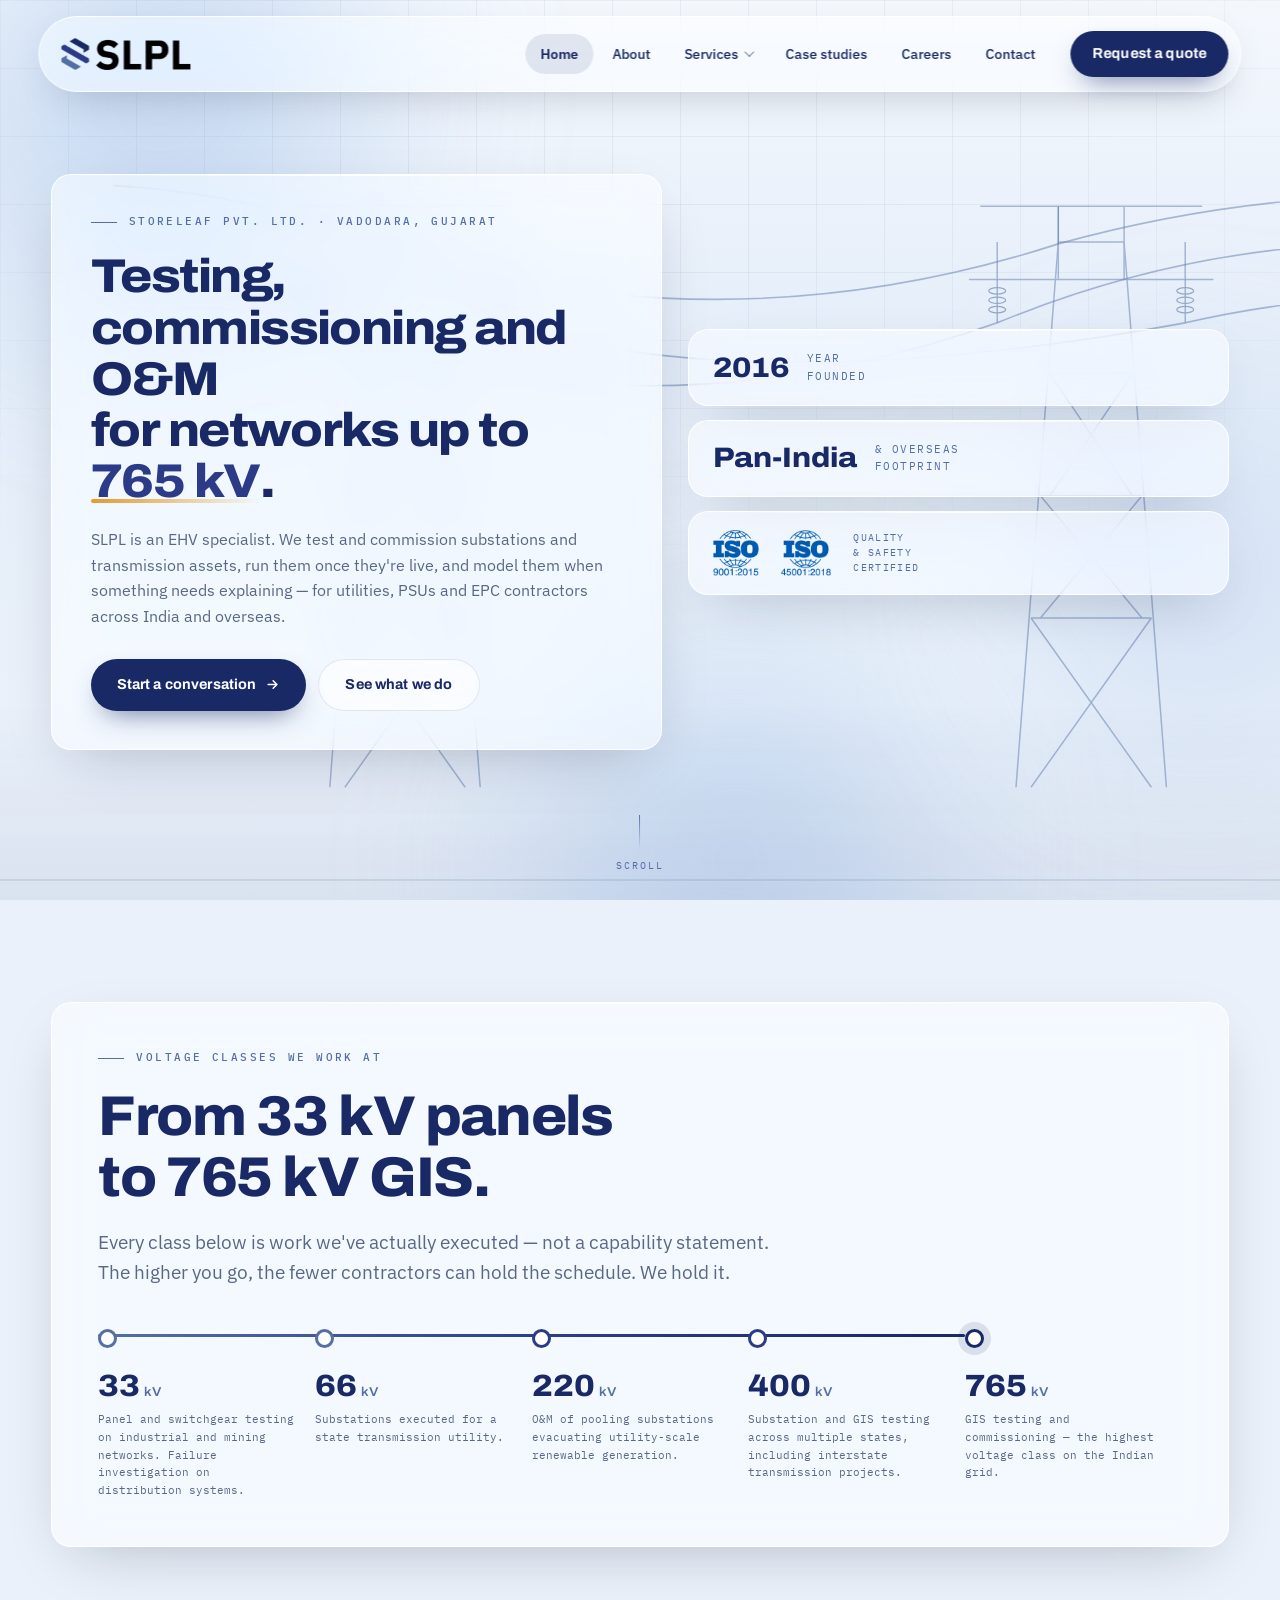
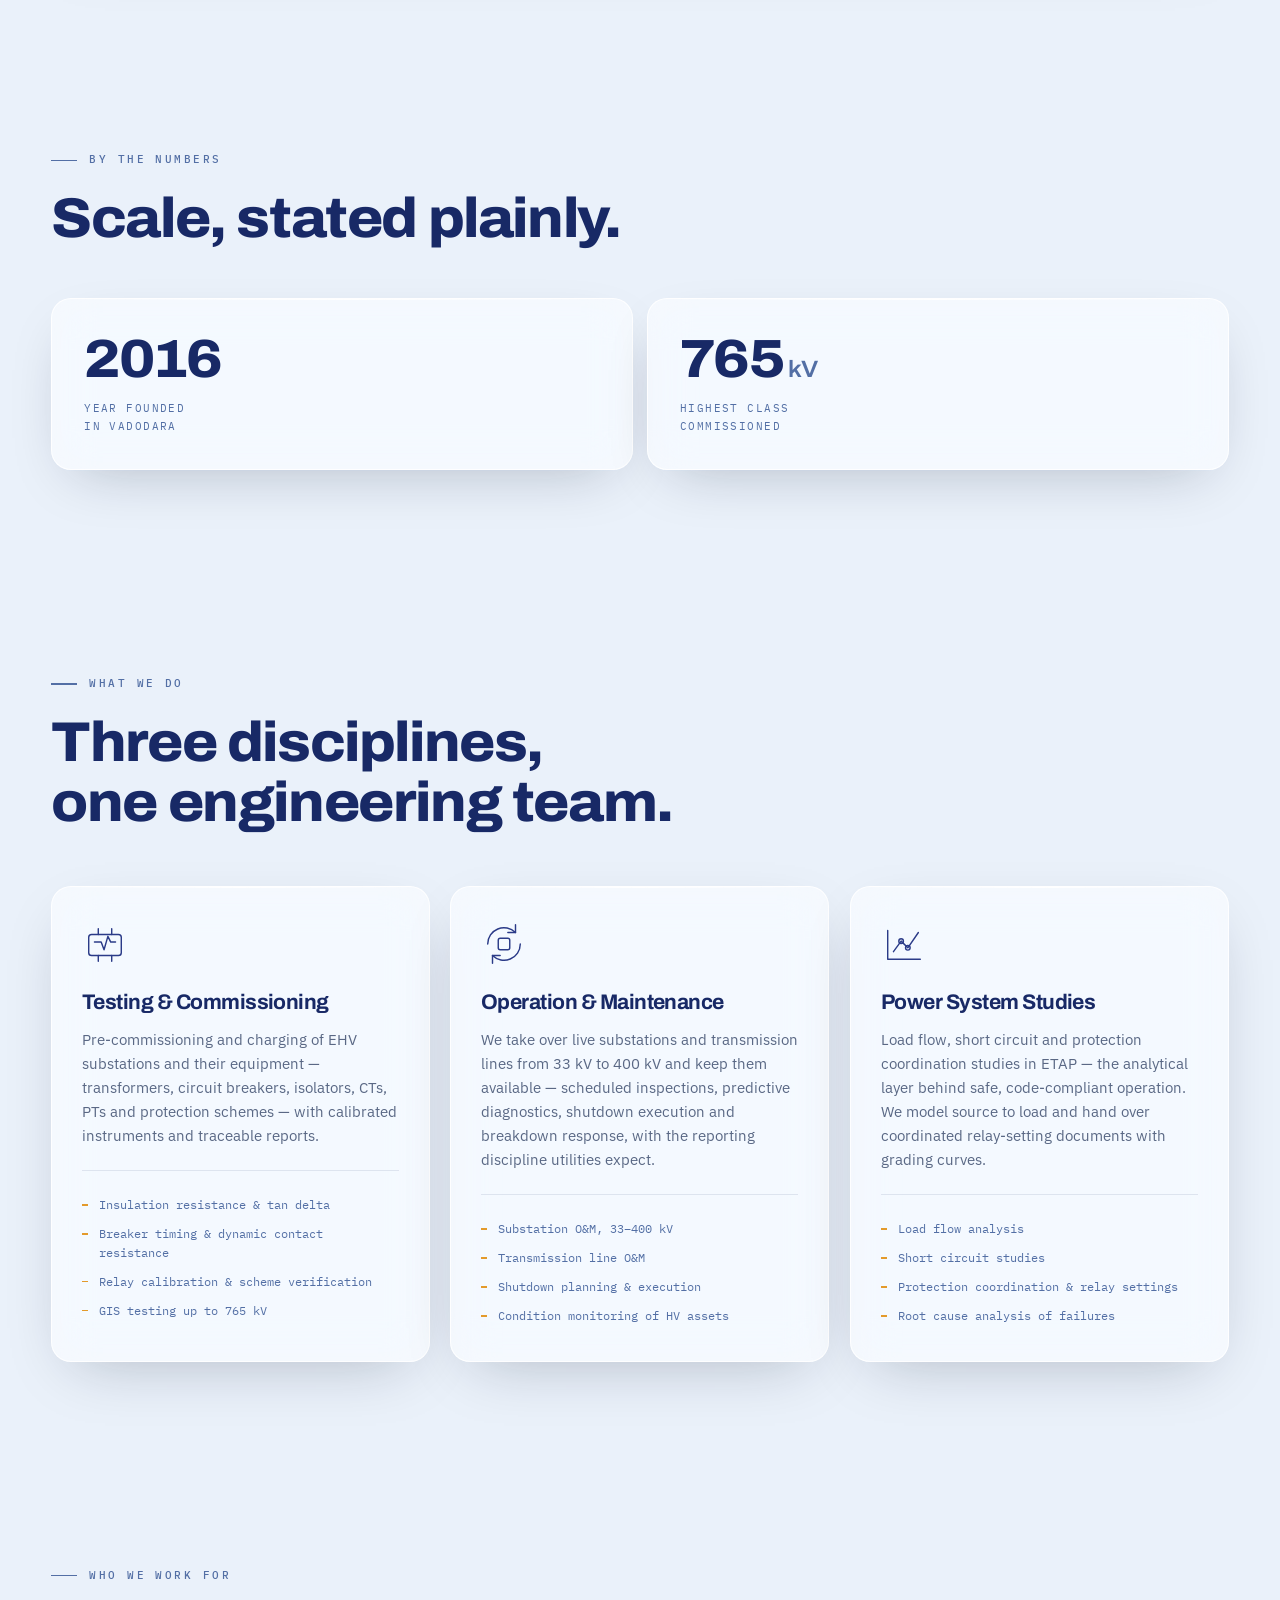
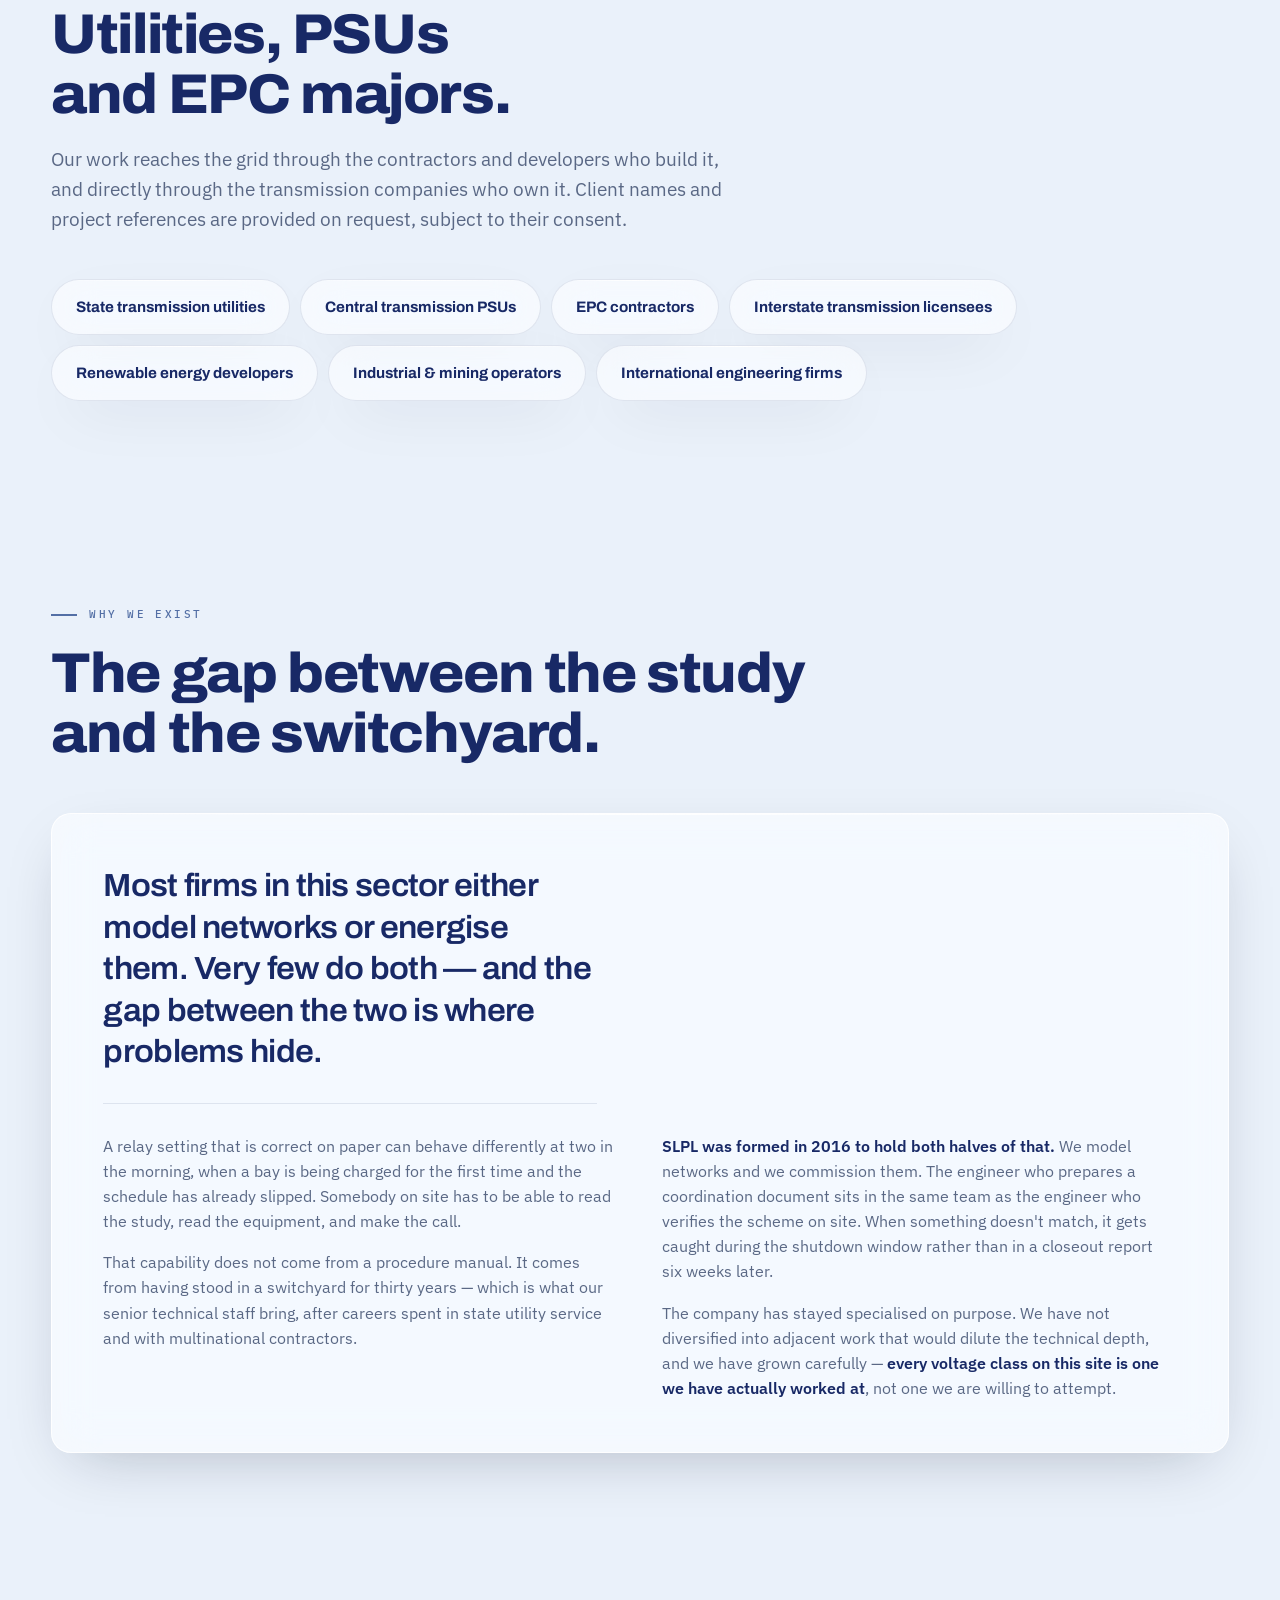
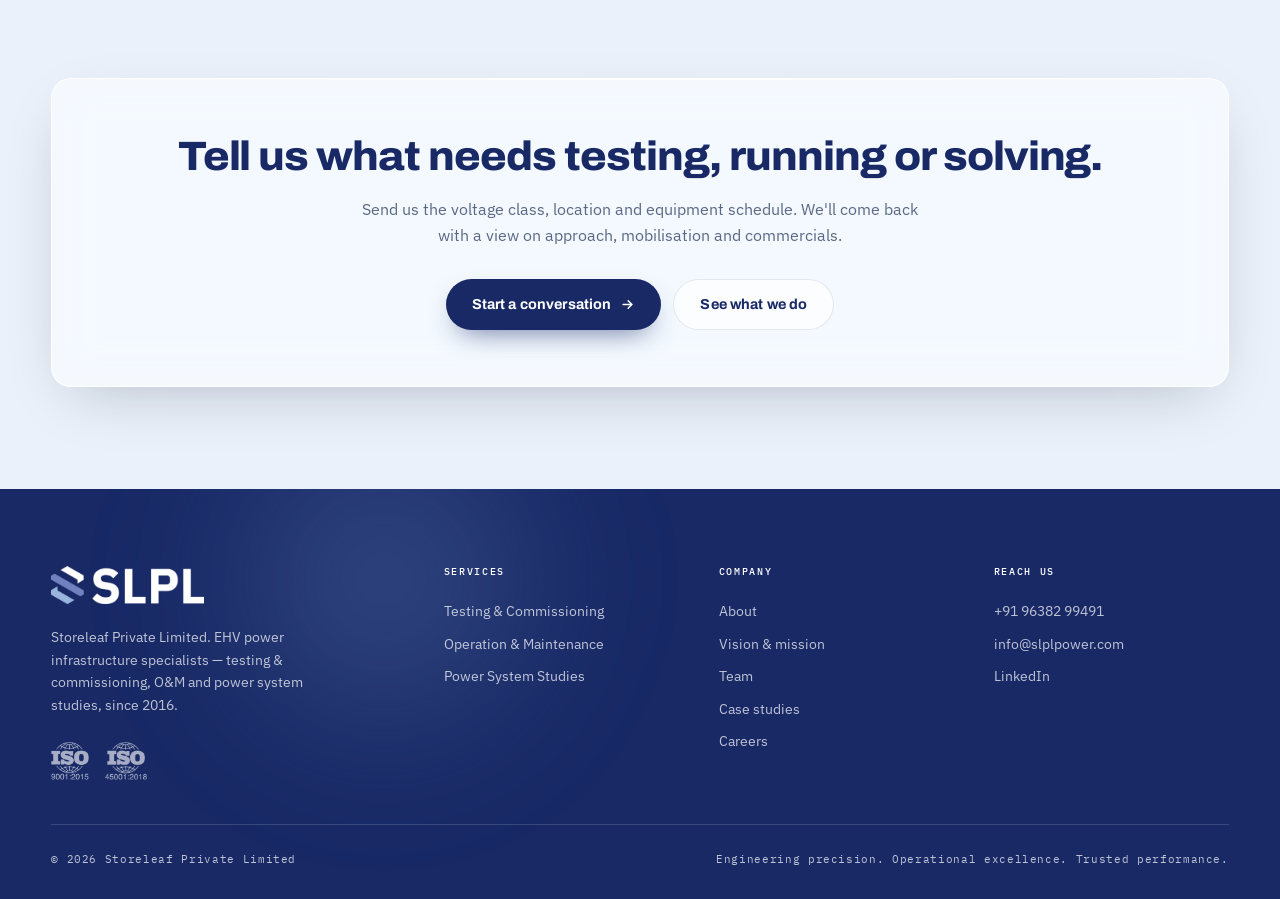
<file: index.html>
<!DOCTYPE html>
<html lang="en">
<head>
<meta charset="UTF-8">
<meta name="viewport" content="width=device-width, initial-scale=1">
<title>SLPL — EHV Testing, Commissioning &amp; O&amp;M up to 765 kV</title>
<meta name="description" content="SLPL (Storeleaf Private Limited), Vadodara. Testing &amp; commissioning, O&amp;M and power system studies for EHV substations and transmission lines up to 765 kV. ISO 9001:2015 and ISO 45001:2018 certified.">
<meta property="og:title" content="SLPL — EHV Testing, Commissioning &amp; O&amp;M up to 765 kV">
<meta property="og:description" content="SLPL (Storeleaf Private Limited), Vadodara. Testing &amp; commissioning, O&amp;M and power system studies for EHV substations and transmission lines up to 765 kV. ISO 9001:2015 and ISO 45001:2018 certified.">
<meta property="og:type" content="website">
<meta property="og:image" content="https://www.slplpower.com/assets/img/og-card.png">
<meta property="og:site_name" content="SLPL — Storeleaf Pvt. Ltd.">
<meta name="twitter:card" content="summary_large_image">
<meta name="twitter:image" content="https://www.slplpower.com/assets/img/og-card.png">
<meta name="theme-color" content="#182966">
<link rel="canonical" href="https://www.slplpower.com/">
<link rel="icon" href="favicon.ico" sizes="any">
<link rel="icon" type="image/png" sizes="32x32" href="assets/icons/favicon-32.png">
<link rel="icon" type="image/png" sizes="16x16" href="assets/icons/favicon-16.png">
<link rel="apple-touch-icon" sizes="180x180" href="assets/icons/apple-touch-icon.png">
<link rel="manifest" href="site.webmanifest">
<link rel="preconnect" href="https://fonts.googleapis.com">
<link rel="preconnect" href="https://fonts.gstatic.com" crossorigin>
<link href="https://fonts.googleapis.com/css2?family=Archivo:ital,wdth,wght@0,75..125,400..900&family=IBM+Plex+Mono:wght@400;500;600&family=IBM+Plex+Sans:wght@400;500;600&display=swap" rel="stylesheet">
<link rel="stylesheet" href="assets/css/base.css">
<link rel="stylesheet" href="assets/css/pages.css">
<script type="application/ld+json">
{
  "@context": "https://schema.org",
  "@type": "Organization",
  "name": "Storeleaf Private Limited",
  "alternateName": "SLPL",
  "url": "https://www.slplpower.com",
  "logo": "https://www.slplpower.com/assets/img/logo_full.png",
  "foundingDate": "2016",
  "description": "Testing and commissioning, operation and maintenance, and power system studies for extra high voltage substations and transmission lines.",
  "address": {
    "@type": "PostalAddress",
    "streetAddress": "303 Imperial Heights, Near Akshar Chowk, Sun Pharma Road",
    "addressLocality": "Vadodara",
    "addressRegion": "Gujarat",
    "postalCode": "390020",
    "addressCountry": "IN"
  },
  "contactPoint": {
    "@type": "ContactPoint",
    "telephone": "+91-96382-99491",
    "email": "info@slplpower.com",
    "contactType": "sales"
  },
  "sameAs": ["https://www.linkedin.com/company/slplpower"],
  "hasCredential": [
    {"@type": "EducationalOccupationalCredential", "credentialCategory": "ISO 9001:2015"},
    {"@type": "EducationalOccupationalCredential", "credentialCategory": "ISO 45001:2018"}
  ]
}
</script>
</head>
<body>

<div class="field" aria-hidden="true">
  <div class="orb a"></div><div class="orb b"></div><div class="orb c"></div>
</div>
<a class="skip" href="#main">Skip to content</a>
<div class="scrim" id="scrim" aria-hidden="true"></div>
<nav class="nav" id="nav" aria-label="Main">
  <a href="index.html" aria-label="SLPL home"><img class="logo" src="assets/img/logo_full.png" alt="SLPL — Storeleaf Pvt. Ltd."></a>
  <div class="nav-links" id="links">
    <a href="index.html" aria-current="page">Home</a>
    <a href="about.html">About</a>
    <div class="has-sub"><a href="services.html">Services</a><div class="sub"><a href="service-testing-commissioning.html">Testing &amp; Commissioning<span>Up to 765 kV</span></a><a href="service-om.html">Operation &amp; Maintenance<span>33&ndash;400 kV</span></a><a href="service-power-system-studies.html">Power System Studies<span>ETAP modelling</span></a></div></div>
    <a href="case-studies.html">Case studies</a>
    <a href="careers.html">Careers</a>
    <a href="contact.html">Contact</a>
  </div>
  <a href="contact.html" class="btn btn-solid">Request a quote</a>
  <button class="burger" id="burger" aria-label="Toggle menu" aria-expanded="false"><span></span></button>
</nav>
<main id="main">
<header class="hero" id="top">
  <svg class="switchyard" viewBox="0 0 1440 900" preserveAspectRatio="xMidYMax slice" aria-hidden="true">
    <defs>
      <linearGradient id="fade" x1="0" y1="0" x2="0" y2="1">
        <stop offset="0%" stop-color="#536FA5" stop-opacity="0"/>
        <stop offset="100%" stop-color="#536FA5" stop-opacity=".14"/>
      </linearGradient>
    </defs>

    <g transform="translate(250,-40) scale(.94)">
    <!-- lattice gantry towers -->
    <g class="tower">
      <!-- tower 1 -->
      <path d="M170 880 L215 300 M330 880 L285 300 M215 300 L285 300"/>
      <path d="M196 570 L304 570 M186 700 L314 700 M206 440 L294 440"/>
      <path d="M196 570 L304 700 M304 570 L196 700 M206 440 L294 570 M294 440 L206 570 M186 700 L314 880 M314 700 L186 880"/>
      <path d="M120 340 L380 340 M132 262 L368 262"/>
      <path d="M215 340 L215 262 M285 340 L285 262 M150 340 L150 300 M350 340 L350 300"/>
      <!-- tower 2 -->
      <path d="M900 880 L945 300 M1060 880 L1015 300 M945 300 L1015 300"/>
      <path d="M926 570 L1034 570 M916 700 L1044 700 M936 440 L1024 440"/>
      <path d="M926 570 L1034 700 M1034 570 L926 700 M936 440 L1024 570 M1024 440 L936 570 M916 700 L1044 880 M1044 700 L916 880"/>
      <path d="M850 340 L1110 340 M862 262 L1098 262"/>
      <path d="M945 340 L945 262 M1015 340 L1015 262 M880 340 L880 300 M1080 340 L1080 300"/>
    </g>

    <!-- insulator strings -->
    <g class="insulator">
      <path d="M150 340 v46 M350 340 v46 M880 340 v46 M1080 340 v46 M215 262 v40 M945 262 v40"/>
      <ellipse cx="150" cy="352" rx="9" ry="3.4"/><ellipse cx="150" cy="362" rx="9" ry="3.4"/><ellipse cx="150" cy="372" rx="9" ry="3.4"/>
      <ellipse cx="350" cy="352" rx="9" ry="3.4"/><ellipse cx="350" cy="362" rx="9" ry="3.4"/><ellipse cx="350" cy="372" rx="9" ry="3.4"/>
      <ellipse cx="880" cy="352" rx="9" ry="3.4"/><ellipse cx="880" cy="362" rx="9" ry="3.4"/><ellipse cx="880" cy="372" rx="9" ry="3.4"/>
      <ellipse cx="1080" cy="352" rx="9" ry="3.4"/><ellipse cx="1080" cy="362" rx="9" ry="3.4"/><ellipse cx="1080" cy="372" rx="9" ry="3.4"/>
    </g>

    <!-- catenary conductors + earth wire -->
    <path id="c1" class="conductor" d="M-60 300 Q 80 316 150 386 Q 500 520 880 386 Q 1180 262 1500 320"/>
    <path id="c2" class="conductor" d="M-60 340 Q 120 356 350 386 Q 620 470 1080 386 Q 1280 340 1500 366"/>
    <path id="c3" class="conductor" d="M-60 240 Q 100 250 215 302 Q 580 420 945 302 Q 1220 226 1500 262"/>

    <use href="#c1" class="pulse"/>
    <use href="#c2" class="pulse d2"/>
    <use href="#c3" class="pulse d3"/>

    </g>
    <rect x="0" y="700" width="1440" height="200" fill="url(#fade)"/>
    <path class="conductor" style="opacity:.22" d="M0 880 H1440"/>
  </svg>
  <div class="wrap hero-grid">
    <div class="glass hero-card load">
      <p class="eyebrow">Storeleaf Pvt. Ltd. · Vadodara, Gujarat</p>
      <h1>Testing, commissioning and O&amp;M <br>for networks up to <span class="kv">765&nbsp;kV</span>.</h1>
      <p class="lede">SLPL is an EHV specialist. We test and commission substations and transmission
        assets, run them once they're live, and model them when something needs explaining —
        for utilities, PSUs and EPC contractors across India and overseas.</p>
      <div class="hero-cta">
        <a href="contact.html" class="btn btn-solid">Start a conversation
          <svg aria-hidden="true" focusable="false" width="15" height="15" viewBox="0 0 24 24" fill="none" stroke="currentColor" stroke-width="2.4" stroke-linecap="round"><path d="M5 12h14M13 6l6 6-6 6"/></svg></a>
        <a href="services.html" class="btn btn-ghost">See what we do</a>
      </div>
    </div>
    <div class="hero-side">
      <div class="glass stat load l2"><b>2016</b><span>Year<br>founded</span></div>
      <div class="glass stat load l3"><b>Pan-India</b><span>&amp; overseas<br>footprint</span></div>
      <div class="glass iso-row load l4">
        <img src="assets/img/iso_9001.png" alt="ISO 9001:2015 certified">
        <img src="assets/img/iso_45001.png" alt="ISO 45001:2018 certified">
        <p>Quality<br>&amp; safety<br>certified</p>
      </div>
    </div>
  </div>
  <div class="scroll-hint" aria-hidden="true"><i></i>Scroll</div>
</header>

<section class="band" id="capability">
  <div class="wrap">
    <div class="glass ladder-shell rv">
      <p class="eyebrow">Voltage classes we work at</p>
      <h2>From 33 kV panels <br>to 765 kV GIS.</h2>
      <p class="lede" style="margin-top:20px">Every class below is work we've actually executed — not a
        capability statement. The higher you go, the fewer contractors can hold the schedule. We hold it.</p>
      <div class="ladder">
        <div class="rail"><i></i></div>
        <div class="ticks">
          <div class="tick"><b>33<em>kV</em></b><p>Panel and switchgear testing on industrial and mining networks. Failure investigation on distribution systems.</p></div>
          <div class="tick"><b>66<em>kV</em></b><p>Substations executed for a state transmission utility.</p></div>
          <div class="tick"><b>220<em>kV</em></b><p>O&amp;M of pooling substations evacuating utility-scale renewable generation.</p></div>
          <div class="tick"><b>400<em>kV</em></b><p>Substation and GIS testing across multiple states, including interstate transmission projects.</p></div>
          <div class="tick"><b>765<em>kV</em></b><p>GIS testing and commissioning — the highest voltage class on the Indian grid.</p></div>
        </div>
      </div>
    </div>
  </div>
</section>


<section class="band">
  <div class="wrap">
    <div class="rv">
      <p class="eyebrow">By the numbers</p>
      <h2>Scale, stated plainly.</h2>
    </div>
    <div class="metrics stg">
      <div class="glass metric"><b>2016</b><span>Year founded<br>in Vadodara</span></div>
      <div class="glass metric"><b>765<em>kV</em></b><span>Highest class<br>commissioned</span></div>
    </div>
  </div>
</section>

<section class="band" id="services">
  <div class="wrap">
    <div class="rv">
      <p class="eyebrow">What we do</p>
      <h2>Three disciplines, <br>one engineering team.</h2>
    </div>

    <div class="svc-grid stg">
      <a class="glass svc tilt" href="service-testing-commissioning.html">
        <svg aria-hidden="true" focusable="false" class="ic" viewBox="0 0 48 48" stroke-linecap="round" stroke-linejoin="round">
          <rect x="7" y="14" width="34" height="22" rx="3"/><path d="M13 22h7l3 8 4-14 3 6h5"/>
          <path d="M17 14V8M31 14V8M17 42v-6M31 42v-6"/></svg>
        <h3>Testing &amp; Commissioning</h3>
        <p>Pre-commissioning and charging of EHV substations and their equipment — transformers,
          circuit breakers, isolators, CTs, PTs and protection schemes — with calibrated instruments
          and traceable reports.</p>
        <ul>
          <li>Insulation resistance &amp; tan delta</li>
          <li>Breaker timing &amp; dynamic contact resistance</li>
          <li>Relay calibration &amp; scheme verification</li>
          <li>GIS testing up to 765 kV</li>
        </ul>
      </a>
      <a class="glass svc tilt" href="service-om.html">
        <svg aria-hidden="true" focusable="false" class="ic" viewBox="0 0 48 48" stroke-linecap="round" stroke-linejoin="round">
          <path d="M41 24a17 17 0 01-29 12M7 24a17 17 0 0129-12"/><path d="M36 4v8h-8M12 44v-8h8"/>
          <rect x="18" y="18" width="12" height="12" rx="2"/></svg>
        <h3>Operation &amp; Maintenance</h3>
        <p>We take over live substations and transmission lines from 33 kV to 400 kV and keep them
          available — scheduled inspections, predictive diagnostics, shutdown execution and
          breakdown response, with the reporting discipline utilities expect.</p>
        <ul>
          <li>Substation O&amp;M, 33&ndash;400 kV</li>
          <li>Transmission line O&amp;M</li>
          <li>Shutdown planning &amp; execution</li>
          <li>Condition monitoring of HV assets</li>
        </ul>
      </a>
      <a class="glass svc tilt" href="service-power-system-studies.html">
        <svg aria-hidden="true" focusable="false" class="ic" viewBox="0 0 48 48" stroke-linecap="round" stroke-linejoin="round">
          <path d="M7 40V10M7 40h34"/><path d="M13 32l8-11 7 7 11-16"/>
          <circle cx="21" cy="21" r="2.4"/><circle cx="28" cy="28" r="2.4"/></svg>
        <h3>Power System Studies</h3>
        <p>Load flow, short circuit and protection coordination studies in ETAP — the analytical
          layer behind safe, code-compliant operation. We model source to load and hand over
          coordinated relay-setting documents with grading curves.</p>
        <ul>
          <li>Load flow analysis</li>
          <li>Short circuit studies</li>
          <li>Protection coordination &amp; relay settings</li>
          <li>Root cause analysis of failures</li>
        </ul>
      </a>
    </div>

  </div>
</section>

<section class="band">
  <div class="wrap">
    <div class="rv">
      <p class="eyebrow">Who we work for</p>
      <h2>Utilities, PSUs <br>and EPC majors.</h2>
      <p class="lede" style="margin-top:20px">Our work reaches the grid through the contractors and
        developers who build it, and directly through the transmission companies who own it. Client
        names and project references are provided on request, subject to their consent.</p>
    </div>
    <div class="clients stg">
      <div class="glass client">State transmission utilities</div>
      <div class="glass client">Central transmission PSUs</div>
      <div class="glass client">EPC contractors</div>
      <div class="glass client">Interstate transmission licensees</div>
      <div class="glass client">Renewable energy developers</div>
      <div class="glass client">Industrial &amp; mining operators</div>
      <div class="glass client">International engineering firms</div>
    </div>
  </div>
</section>


<section class="band">
  <div class="wrap">
    <div class="rv">
      <p class="eyebrow">Why we exist</p>
      <h2>The gap between the study <br>and the switchyard.</h2>
    </div>
    <div class="glass stmt rv">
      <p class="stmt-lead">Most firms in this sector either model networks or energise them.
        Very few do both — and the gap between the two is where problems hide.</p>
      <div class="stmt-cols">
        <p>A relay setting that is correct on paper can behave differently at two in the morning,
          when a bay is being charged for the first time and the schedule has already slipped.
          Somebody on site has to be able to read the study, read the equipment, and make the call.</p>
        <p>That capability does not come from a procedure manual. It comes from having stood in a
          switchyard for thirty years — which is what our senior technical staff bring, after
          careers spent in state utility service and with multinational contractors.</p>
        <p><strong>SLPL was formed in 2016 to hold both halves of that.</strong> We model networks
          and we commission them. The engineer who prepares a coordination document sits in the
          same team as the engineer who verifies the scheme on site. When something doesn't match,
          it gets caught during the shutdown window rather than in a closeout report six weeks
          later.</p>
        <p>The company has stayed specialised on purpose. We have not diversified into adjacent
          work that would dilute the technical depth, and we have grown carefully —
          <strong>every voltage class on this site is one we have actually worked at</strong>,
          not one we are willing to attempt.</p>
      </div>
    </div>
  </div>
</section>


<section class="band">
  <div class="wrap">
    <div class="glass cta-band rv">
      <h2>Tell us what needs testing, running or solving.</h2>
      <p>Send us the voltage class, location and equipment schedule. We'll come back with a
        view on approach, mobilisation and commercials.</p>
      <div class="hero-cta">
        <a href="contact.html" class="btn btn-solid">Start a conversation
          <svg aria-hidden="true" focusable="false" width="15" height="15" viewBox="0 0 24 24" fill="none" stroke="currentColor" stroke-width="2.4" stroke-linecap="round"><path d="M5 12h14M13 6l6 6-6 6"/></svg></a>
        <a href="services.html" class="btn btn-ghost">See what we do</a>
      </div>
    </div>
  </div>
</section>

</main>
<footer>
  <div class="wrap">
    <div class="f-grid">
      <div>
        <img class="flogo" src="assets/img/logo_full_white.png" alt="SLPL">
        <p>Storeleaf Private Limited. EHV power infrastructure specialists — testing &amp;
          commissioning, O&amp;M and power system studies, since 2016.</p>
        <div class="f-iso">
          <img src="assets/img/iso_9001.png" alt="ISO 9001:2015">
          <img src="assets/img/iso_45001.png" alt="ISO 45001:2018">
        </div>
      </div>
      <div class="f-col"><h4>Services</h4>
        <a href="service-testing-commissioning.html">Testing &amp; Commissioning</a>
        <a href="service-om.html">Operation &amp; Maintenance</a>
        <a href="service-power-system-studies.html">Power System Studies</a>
      </div>
      <div class="f-col"><h4>Company</h4>
        <a href="about.html">About</a><a href="about.html#vision">Vision &amp; mission</a>
        <a href="about.html#team">Team</a><a href="case-studies.html">Case studies</a>
        <a href="careers.html">Careers</a>
      </div>
      <div class="f-col"><h4>Reach us</h4>
        <a href="tel:+919638299491">+91 96382 99491</a>
        <a href="mailto:info@slplpower.com">info@slplpower.com</a>
        <a href="https://www.linkedin.com/company/slplpower" target="_blank" rel="noopener">LinkedIn</a>
      </div>
    </div>
    <div class="f-bot">
      <span>© <span id="yr">2026</span> Storeleaf Private Limited</span>
      <span>Engineering precision. Operational excellence. Trusted performance.</span>
    </div>
  </div>
</footer>

<script src="assets/js/base.js"></script>
</body>
</html>
</file>
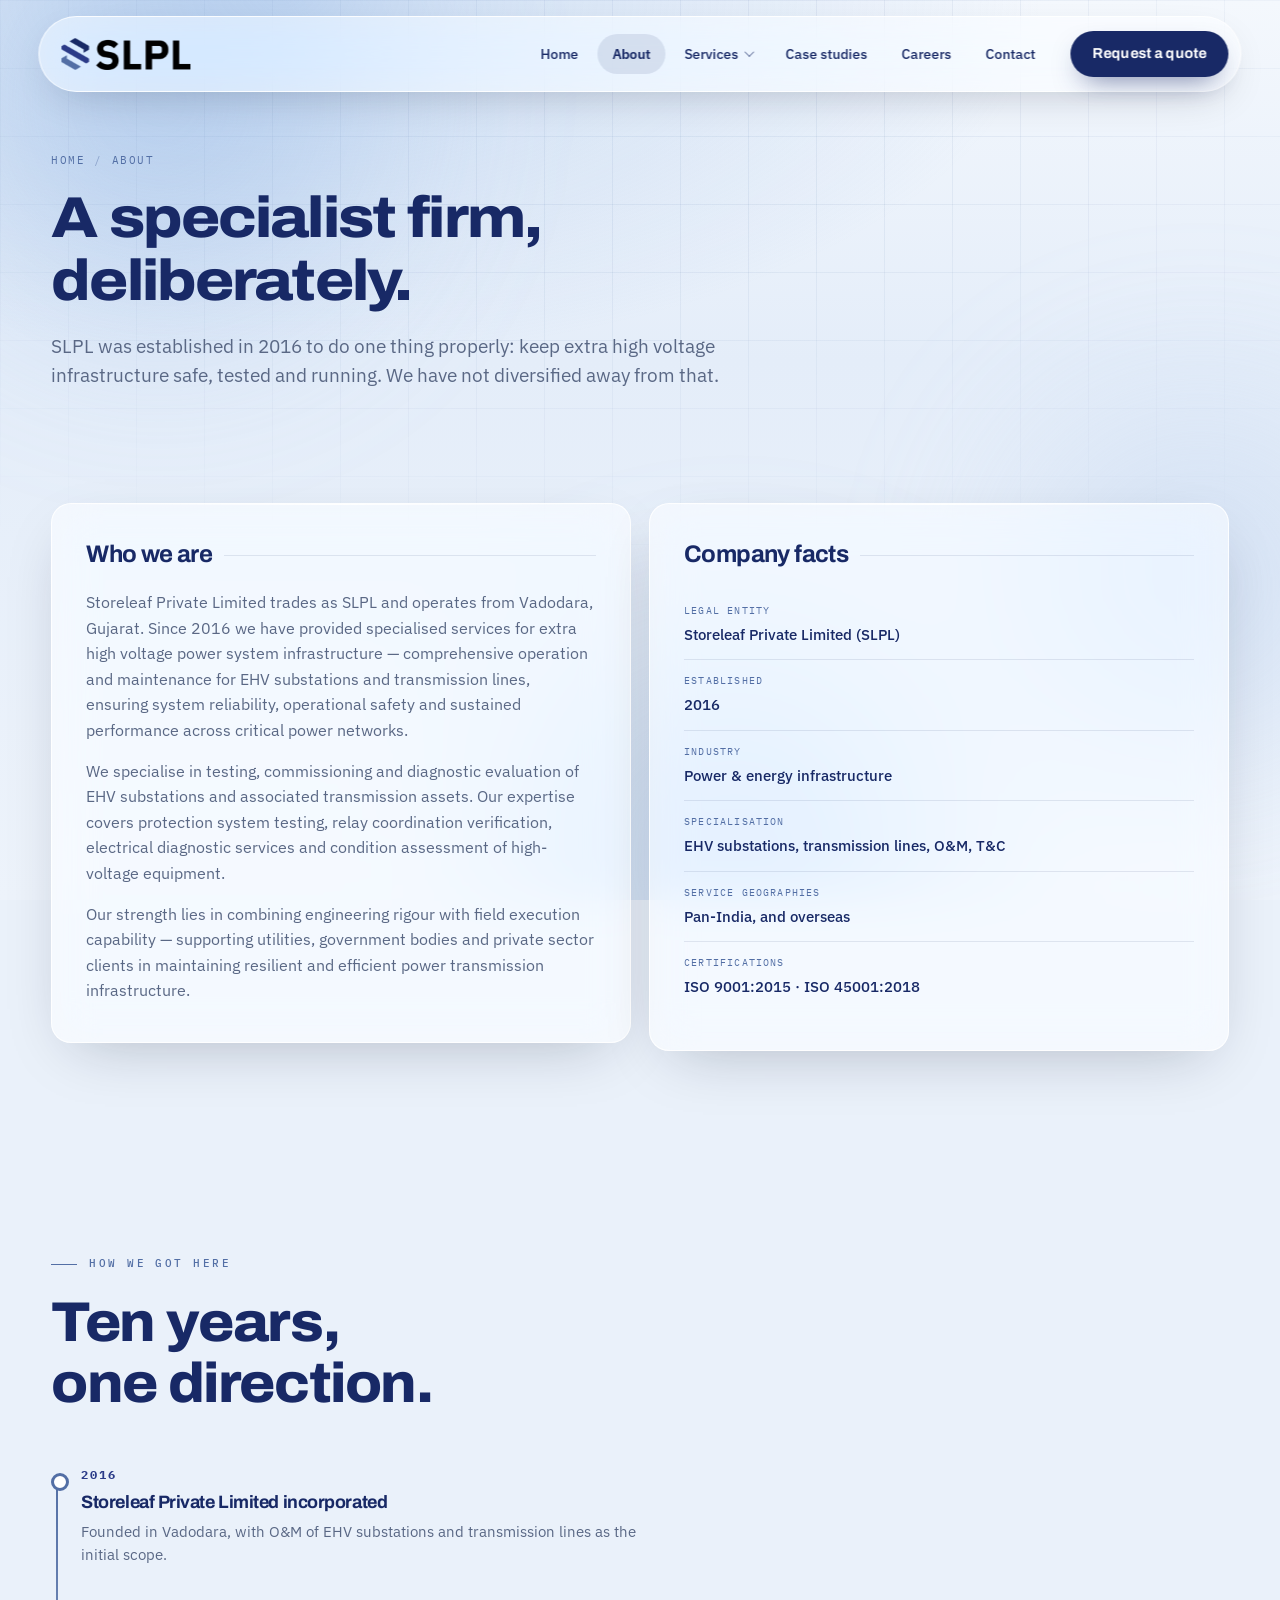
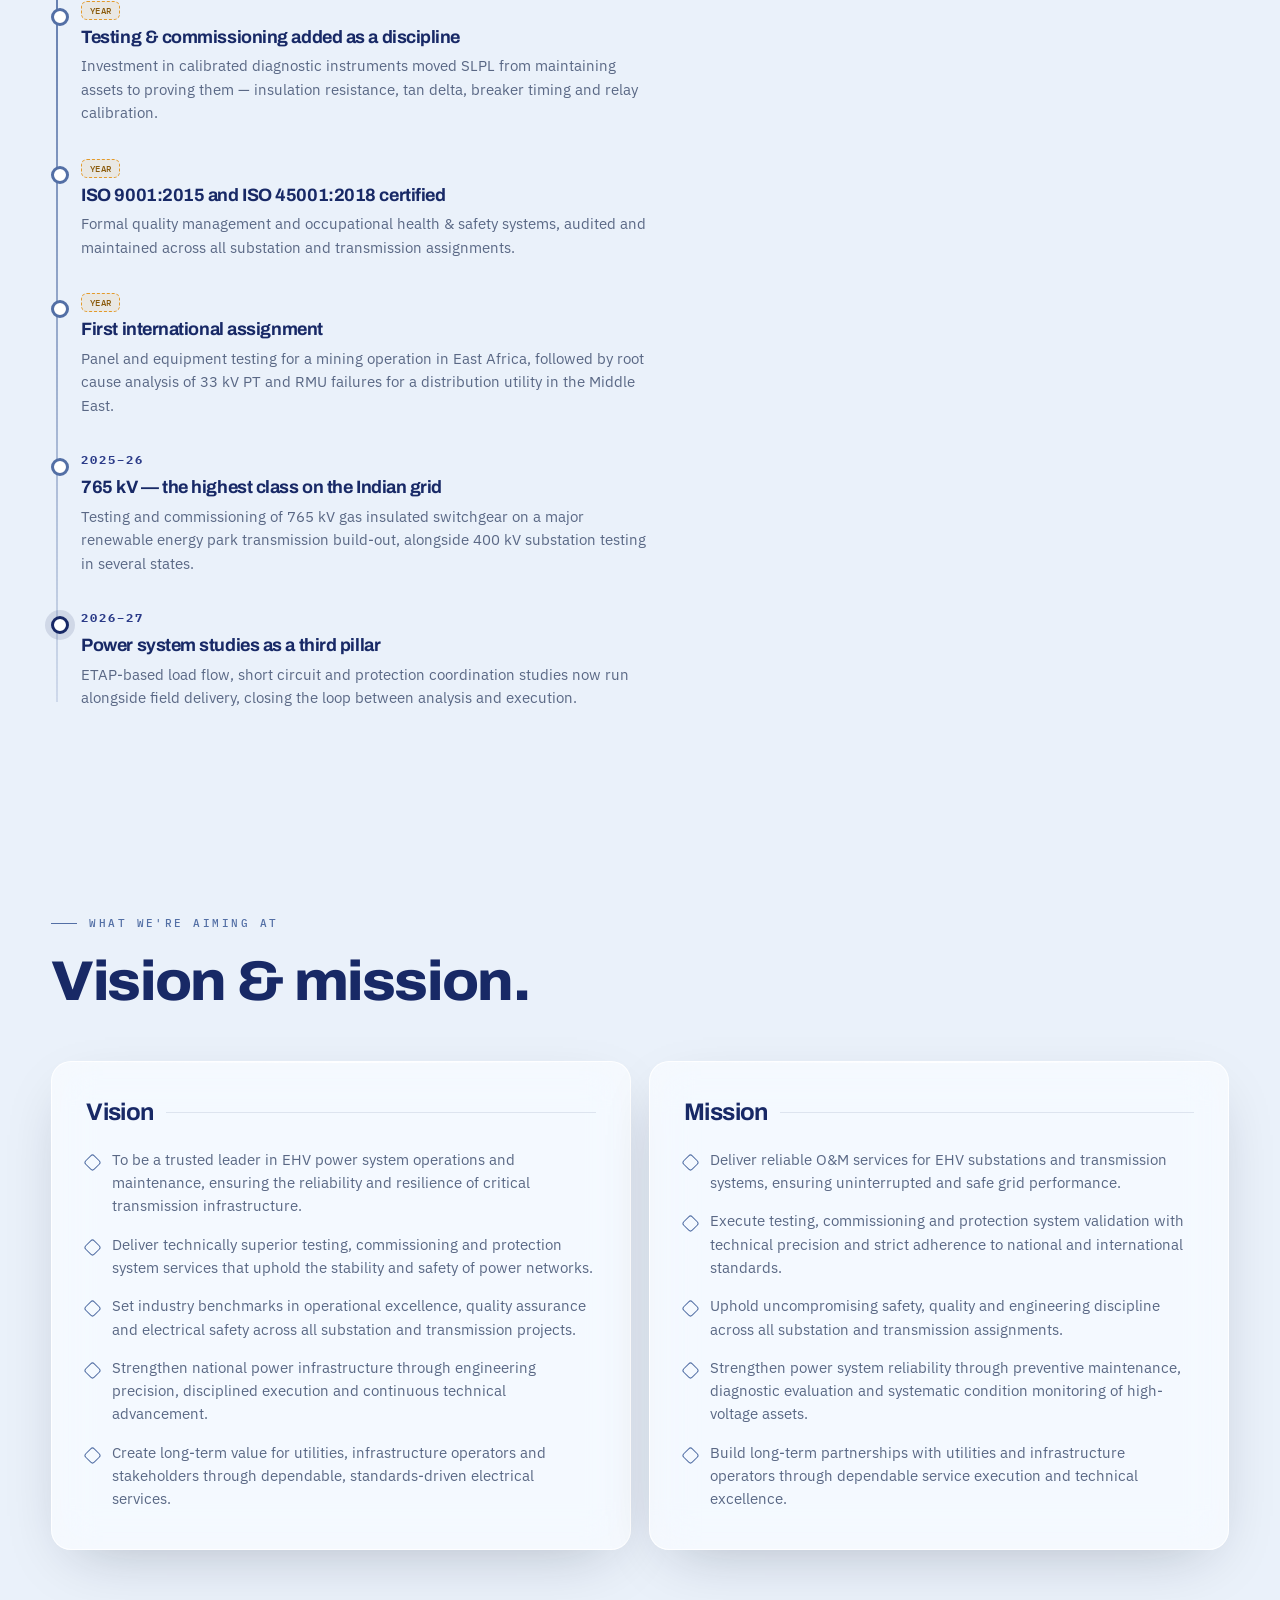
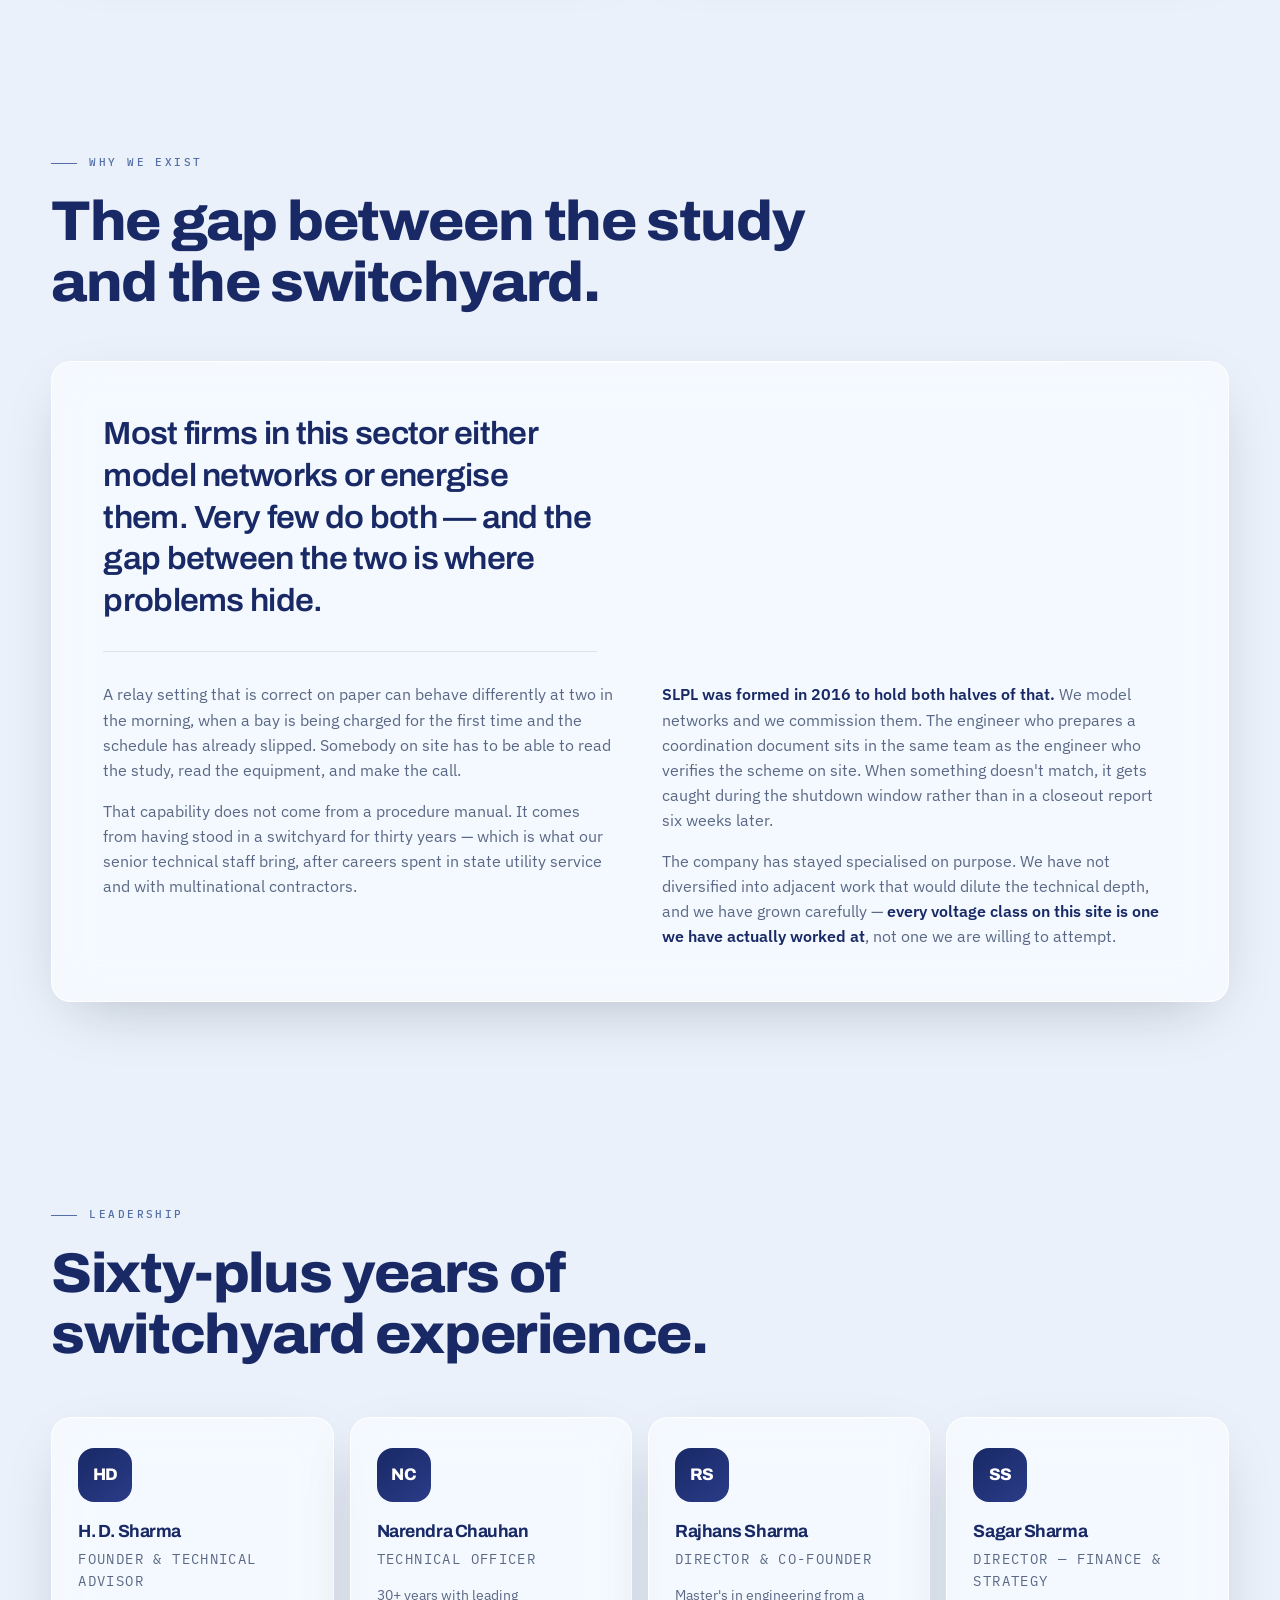
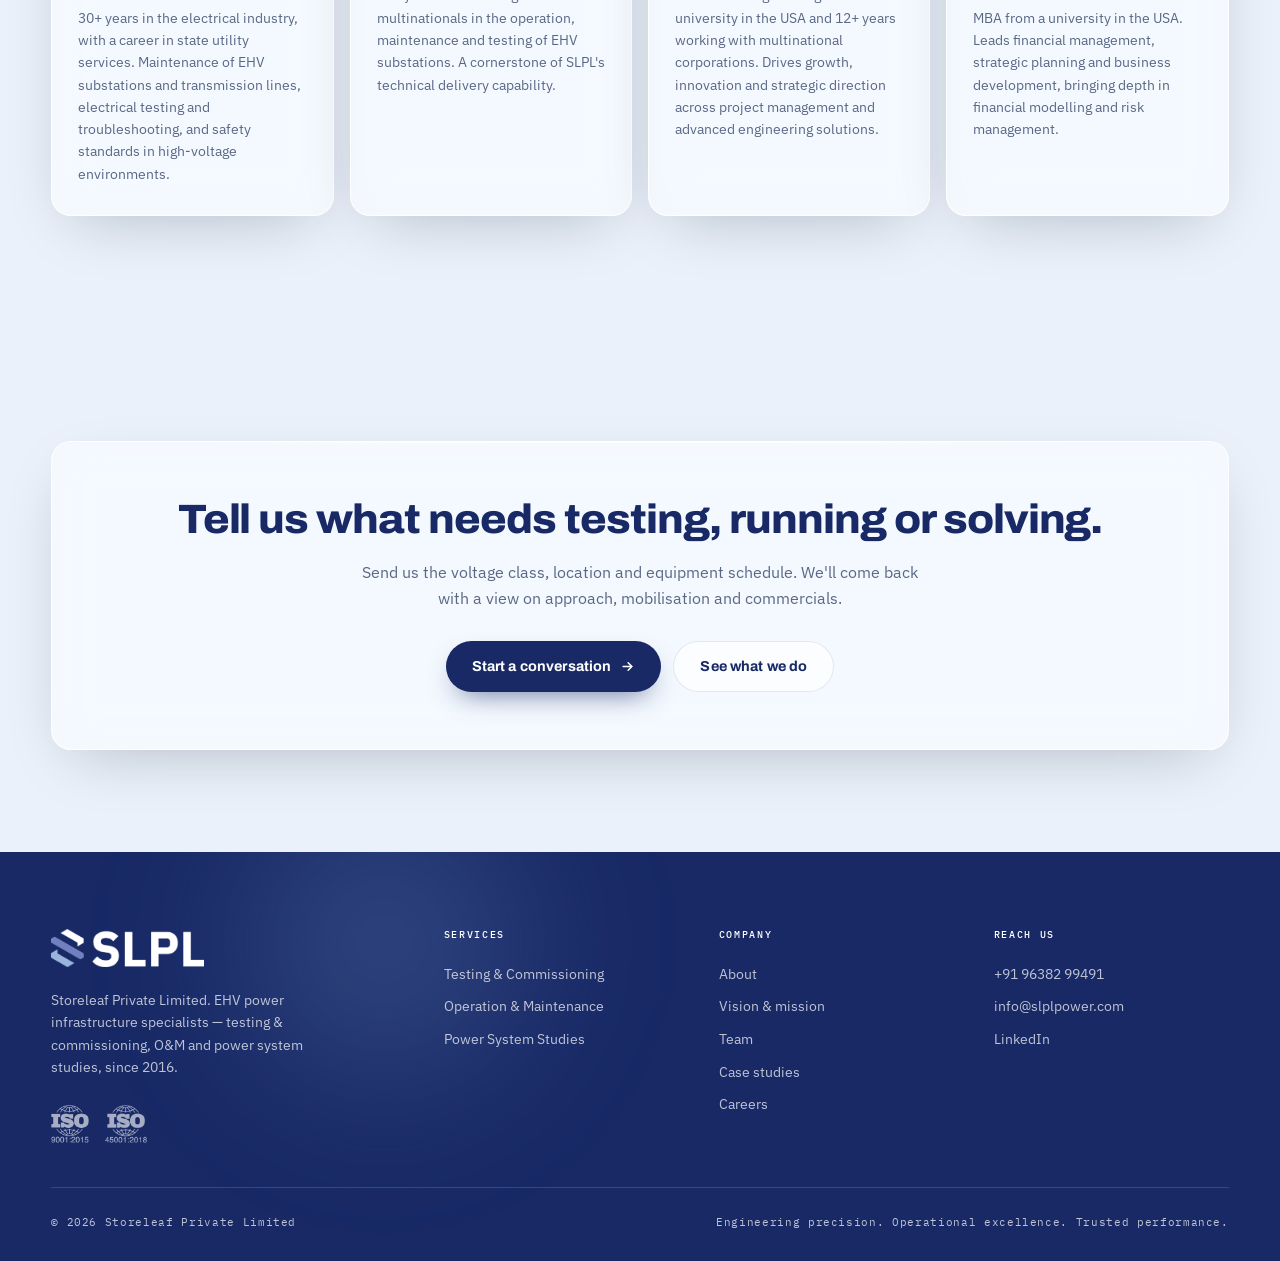
<file: about.html>
<!DOCTYPE html>
<html lang="en">
<head>
<meta charset="UTF-8">
<meta name="viewport" content="width=device-width, initial-scale=1">
<title>About — SLPL | Storeleaf Pvt. Ltd.</title>
<meta name="description" content="Storeleaf Private Limited (SLPL), founded 2016 in Vadodara. EHV substation and transmission specialists. Vision, mission, history and leadership.">
<meta property="og:title" content="About — SLPL | Storeleaf Pvt. Ltd.">
<meta property="og:description" content="Storeleaf Private Limited (SLPL), founded 2016 in Vadodara. EHV substation and transmission specialists. Vision, mission, history and leadership.">
<meta property="og:type" content="website">
<meta property="og:image" content="https://www.slplpower.com/assets/img/og-card.png">
<meta property="og:site_name" content="SLPL — Storeleaf Pvt. Ltd.">
<meta name="twitter:card" content="summary_large_image">
<meta name="twitter:image" content="https://www.slplpower.com/assets/img/og-card.png">
<meta name="theme-color" content="#182966">
<link rel="canonical" href="https://www.slplpower.com/about.html">
<link rel="icon" href="favicon.ico" sizes="any">
<link rel="icon" type="image/png" sizes="32x32" href="assets/icons/favicon-32.png">
<link rel="icon" type="image/png" sizes="16x16" href="assets/icons/favicon-16.png">
<link rel="apple-touch-icon" sizes="180x180" href="assets/icons/apple-touch-icon.png">
<link rel="manifest" href="site.webmanifest">
<link rel="preconnect" href="https://fonts.googleapis.com">
<link rel="preconnect" href="https://fonts.gstatic.com" crossorigin>
<link href="https://fonts.googleapis.com/css2?family=Archivo:ital,wdth,wght@0,75..125,400..900&family=IBM+Plex+Mono:wght@400;500;600&family=IBM+Plex+Sans:wght@400;500;600&display=swap" rel="stylesheet">
<link rel="stylesheet" href="assets/css/base.css">
<link rel="stylesheet" href="assets/css/pages.css">

</head>
<body>

<div class="field" aria-hidden="true">
  <div class="orb a"></div><div class="orb b"></div><div class="orb c"></div>
</div>
<a class="skip" href="#main">Skip to content</a>
<div class="scrim" id="scrim" aria-hidden="true"></div>
<nav class="nav" id="nav" aria-label="Main">
  <a href="index.html" aria-label="SLPL home"><img class="logo" src="assets/img/logo_full.png" alt="SLPL — Storeleaf Pvt. Ltd."></a>
  <div class="nav-links" id="links">
    <a href="index.html">Home</a>
    <a href="about.html" aria-current="page">About</a>
    <div class="has-sub"><a href="services.html">Services</a><div class="sub"><a href="service-testing-commissioning.html">Testing &amp; Commissioning<span>Up to 765 kV</span></a><a href="service-om.html">Operation &amp; Maintenance<span>33&ndash;400 kV</span></a><a href="service-power-system-studies.html">Power System Studies<span>ETAP modelling</span></a></div></div>
    <a href="case-studies.html">Case studies</a>
    <a href="careers.html">Careers</a>
    <a href="contact.html">Contact</a>
  </div>
  <a href="contact.html" class="btn btn-solid">Request a quote</a>
  <button class="burger" id="burger" aria-label="Toggle menu" aria-expanded="false"><span></span></button>
</nav>
<main id="main">
<header class="page-hero">
  <div class="wrap">
    <p class="crumb load"><a href="index.html">Home</a><span>/</span>About</p>
    <h1 class="load l2">A specialist firm, deliberately.</h1>
    <p class="lede load l3">SLPL was established in 2016 to do one thing properly: keep extra high voltage infrastructure safe, tested and running. We have not diversified away from that.</p>
  </div>
</header>

<section class="band">
  <div class="wrap">
    <div class="vm-grid rv" style="align-items:start">
      <div class="glass vm">
        <h3>Who we are</h3>
        <p style="color:var(--muted);margin-bottom:15px">Storeleaf Private Limited trades as SLPL and
          operates from Vadodara, Gujarat. Since 2016 we have provided specialised services for extra
          high voltage power system infrastructure — comprehensive operation and maintenance for EHV
          substations and transmission lines, ensuring system reliability, operational safety and
          sustained performance across critical power networks.</p>
        <p style="color:var(--muted);margin-bottom:15px">We specialise in testing, commissioning and
          diagnostic evaluation of EHV substations and associated transmission assets. Our expertise
          covers protection system testing, relay coordination verification, electrical diagnostic
          services and condition assessment of high-voltage equipment.</p>
        <p style="color:var(--muted)">Our strength lies in combining engineering rigour with field
          execution capability — supporting utilities, government bodies and private sector clients
          in maintaining resilient and efficient power transmission infrastructure.</p>
      </div>
      <div class="glass vm">
        <h3>Company facts</h3>
        <div class="spec"><span>Legal entity</span><p>Storeleaf Private Limited (SLPL)</p></div>
        <div class="spec"><span>Established</span><p>2016</p></div>
        <div class="spec"><span>Industry</span><p>Power &amp; energy infrastructure</p></div>
        <div class="spec"><span>Specialisation</span><p>EHV substations, transmission lines, O&amp;M, T&amp;C</p></div>
        <div class="spec"><span>Service geographies</span><p>Pan-India, and overseas</p></div>
        <div class="spec"><span>Certifications</span><p>ISO 9001:2015 · ISO 45001:2018</p></div>
      </div>
    </div>
  </div>
</section>

<section class="band">
  <div class="wrap">
    <div class="rv">
      <p class="eyebrow">How we got here</p>
      <h2>Ten years, <br>one direction.</h2>
    </div>
    <div class="timeline rv">
      <div class="tl">
        <b>2016</b>
        <h4>Storeleaf Private Limited incorporated</h4>
        <p>Founded in Vadodara, with O&amp;M of EHV substations and transmission lines as the
          initial scope.</p>
      </div>
      <div class="tl">
        <b><span class="todo">YEAR</span></b>
        <h4>Testing &amp; commissioning added as a discipline</h4>
        <p>Investment in calibrated diagnostic instruments moved SLPL from maintaining assets to
          proving them — insulation resistance, tan delta, breaker timing and relay calibration.</p>
      </div>
      <div class="tl">
        <b><span class="todo">YEAR</span></b>
        <h4>ISO 9001:2015 and ISO 45001:2018 certified</h4>
        <p>Formal quality management and occupational health &amp; safety systems, audited and
          maintained across all substation and transmission assignments.</p>
      </div>
      <div class="tl">
        <b><span class="todo">YEAR</span></b>
        <h4>First international assignment</h4>
        <p>Panel and equipment testing for a mining operation in East Africa, followed by root
          cause analysis of 33 kV PT and RMU failures for a distribution utility in the Middle East.</p>
      </div>
      <div class="tl">
        <b>2025–26</b>
        <h4>765 kV — the highest class on the Indian grid</h4>
        <p>Testing and commissioning of 765 kV gas insulated switchgear on a major renewable
          energy park transmission build-out, alongside 400 kV substation testing in several states.</p>
      </div>
      <div class="tl now">
        <b>2026–27</b>
        <h4>Power system studies as a third pillar</h4>
        <p>ETAP-based load flow, short circuit and protection coordination studies now run
          alongside field delivery, closing the loop between analysis and execution.</p>
      </div>
    </div>
  </div>
</section>

<section class="band" id="vision">
  <div class="wrap">
    <div class="rv">
      <p class="eyebrow">What we're aiming at</p>
      <h2>Vision &amp; mission.</h2>
    </div>
    <div class="vm-grid stg">
      <div class="glass vm">
        <h3>Vision</h3>
        <ul>
          <li>To be a trusted leader in EHV power system operations and maintenance, ensuring the
            reliability and resilience of critical transmission infrastructure.</li>
          <li>Deliver technically superior testing, commissioning and protection system services
            that uphold the stability and safety of power networks.</li>
          <li>Set industry benchmarks in operational excellence, quality assurance and electrical
            safety across all substation and transmission projects.</li>
          <li>Strengthen national power infrastructure through engineering precision, disciplined
            execution and continuous technical advancement.</li>
          <li>Create long-term value for utilities, infrastructure operators and stakeholders
            through dependable, standards-driven electrical services.</li>
        </ul>
      </div>
      <div class="glass vm">
        <h3>Mission</h3>
        <ul>
          <li>Deliver reliable O&amp;M services for EHV substations and transmission systems,
            ensuring uninterrupted and safe grid performance.</li>
          <li>Execute testing, commissioning and protection system validation with technical
            precision and strict adherence to national and international standards.</li>
          <li>Uphold uncompromising safety, quality and engineering discipline across all
            substation and transmission assignments.</li>
          <li>Strengthen power system reliability through preventive maintenance, diagnostic
            evaluation and systematic condition monitoring of high-voltage assets.</li>
          <li>Build long-term partnerships with utilities and infrastructure operators through
            dependable service execution and technical excellence.</li>
        </ul>
      </div>
    </div>
  </div>
</section>


<section class="band">
  <div class="wrap">
    <div class="rv">
      <p class="eyebrow">Why we exist</p>
      <h2>The gap between the study <br>and the switchyard.</h2>
    </div>
    <div class="glass stmt rv">
      <p class="stmt-lead">Most firms in this sector either model networks or energise them.
        Very few do both — and the gap between the two is where problems hide.</p>
      <div class="stmt-cols">
        <p>A relay setting that is correct on paper can behave differently at two in the morning,
          when a bay is being charged for the first time and the schedule has already slipped.
          Somebody on site has to be able to read the study, read the equipment, and make the call.</p>
        <p>That capability does not come from a procedure manual. It comes from having stood in a
          switchyard for thirty years — which is what our senior technical staff bring, after
          careers spent in state utility service and with multinational contractors.</p>
        <p><strong>SLPL was formed in 2016 to hold both halves of that.</strong> We model networks
          and we commission them. The engineer who prepares a coordination document sits in the
          same team as the engineer who verifies the scheme on site. When something doesn't match,
          it gets caught during the shutdown window rather than in a closeout report six weeks
          later.</p>
        <p>The company has stayed specialised on purpose. We have not diversified into adjacent
          work that would dilute the technical depth, and we have grown carefully —
          <strong>every voltage class on this site is one we have actually worked at</strong>,
          not one we are willing to attempt.</p>
      </div>
    </div>
  </div>
</section>


<section class="band" id="team">
  <div class="wrap">
    <div class="rv">
      <p class="eyebrow">Leadership</p>
      <h2>Sixty-plus years of <br>switchyard experience.</h2>
    </div>
    <div class="team-grid stg">
      <article class="glass member">
        <div class="avatar">HD</div>
        <h3>H. D. Sharma</h3><p class="role">Founder &amp; Technical Advisor</p>
        <p>30+ years in the electrical industry, with a career in state utility services. Maintenance
          of EHV substations and transmission lines, electrical testing and troubleshooting, and
          safety standards in high-voltage environments.</p>
      </article>
      <article class="glass member">
        <div class="avatar">NC</div>
        <h3>Narendra Chauhan</h3><p class="role">Technical Officer</p>
        <p>30+ years with leading multinationals in the operation, maintenance and testing of EHV
          substations. A cornerstone of SLPL's technical delivery capability.</p>
      </article>
      <article class="glass member">
        <div class="avatar">RS</div>
        <h3>Rajhans Sharma</h3><p class="role">Director &amp; Co-Founder</p>
        <p>Master's in engineering from a university in the USA and 12+ years working with
          multinational corporations. Drives growth, innovation and strategic direction across
          project management and advanced engineering solutions.</p>
      </article>
      <article class="glass member">
        <div class="avatar">SS</div>
        <h3>Sagar Sharma</h3><p class="role">Director — Finance &amp; Strategy</p>
        <p>MBA from a university in the USA. Leads financial management, strategic planning and
          business development, bringing depth in financial modelling and risk management.</p>
      </article>
    </div>
  </div>
</section>


<section class="band">
  <div class="wrap">
    <div class="glass cta-band rv">
      <h2>Tell us what needs testing, running or solving.</h2>
      <p>Send us the voltage class, location and equipment schedule. We'll come back with a
        view on approach, mobilisation and commercials.</p>
      <div class="hero-cta">
        <a href="contact.html" class="btn btn-solid">Start a conversation
          <svg aria-hidden="true" focusable="false" width="15" height="15" viewBox="0 0 24 24" fill="none" stroke="currentColor" stroke-width="2.4" stroke-linecap="round"><path d="M5 12h14M13 6l6 6-6 6"/></svg></a>
        <a href="services.html" class="btn btn-ghost">See what we do</a>
      </div>
    </div>
  </div>
</section>

</main>
<footer>
  <div class="wrap">
    <div class="f-grid">
      <div>
        <img class="flogo" src="assets/img/logo_full_white.png" alt="SLPL">
        <p>Storeleaf Private Limited. EHV power infrastructure specialists — testing &amp;
          commissioning, O&amp;M and power system studies, since 2016.</p>
        <div class="f-iso">
          <img src="assets/img/iso_9001.png" alt="ISO 9001:2015">
          <img src="assets/img/iso_45001.png" alt="ISO 45001:2018">
        </div>
      </div>
      <div class="f-col"><h4>Services</h4>
        <a href="service-testing-commissioning.html">Testing &amp; Commissioning</a>
        <a href="service-om.html">Operation &amp; Maintenance</a>
        <a href="service-power-system-studies.html">Power System Studies</a>
      </div>
      <div class="f-col"><h4>Company</h4>
        <a href="about.html">About</a><a href="about.html#vision">Vision &amp; mission</a>
        <a href="about.html#team">Team</a><a href="case-studies.html">Case studies</a>
        <a href="careers.html">Careers</a>
      </div>
      <div class="f-col"><h4>Reach us</h4>
        <a href="tel:+919638299491">+91 96382 99491</a>
        <a href="mailto:info@slplpower.com">info@slplpower.com</a>
        <a href="https://www.linkedin.com/company/slplpower" target="_blank" rel="noopener">LinkedIn</a>
      </div>
    </div>
    <div class="f-bot">
      <span>© <span id="yr">2026</span> Storeleaf Private Limited</span>
      <span>Engineering precision. Operational excellence. Trusted performance.</span>
    </div>
  </div>
</footer>

<script src="assets/js/base.js"></script>
</body>
</html>
</file>
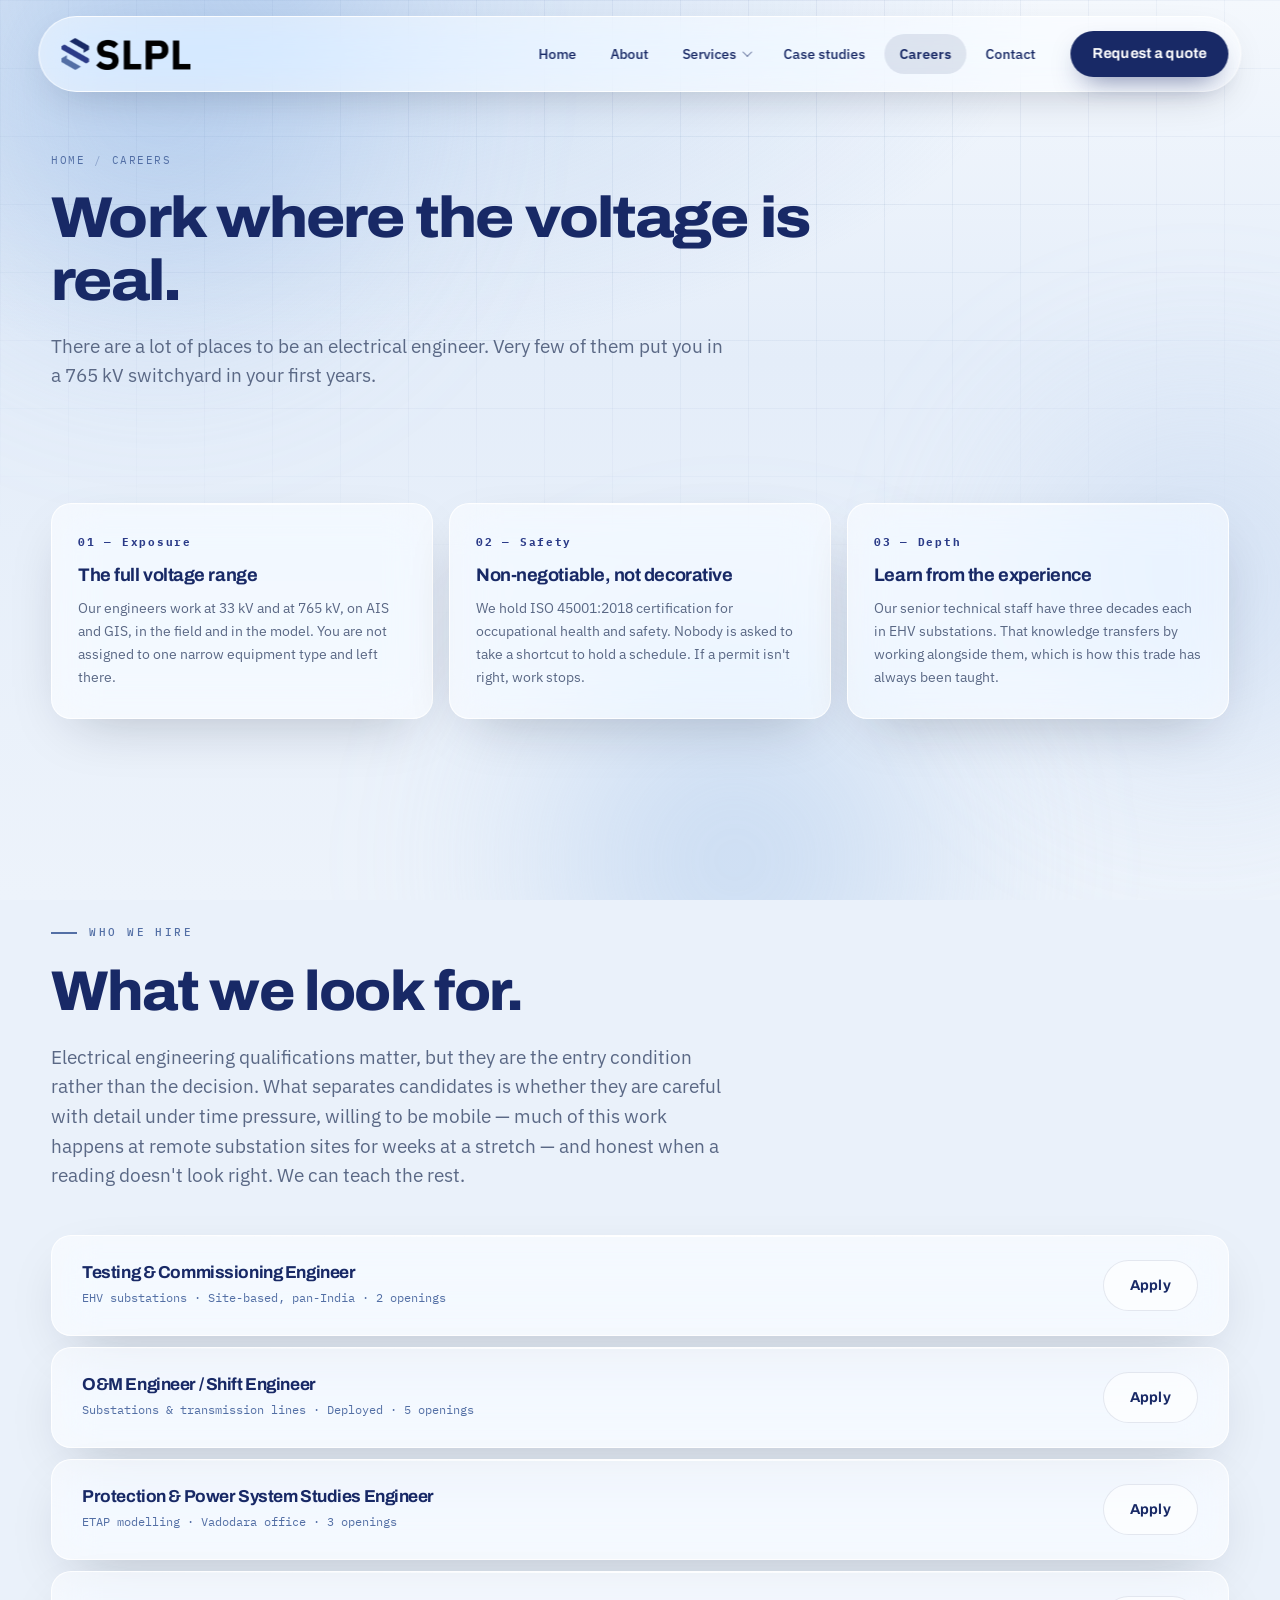
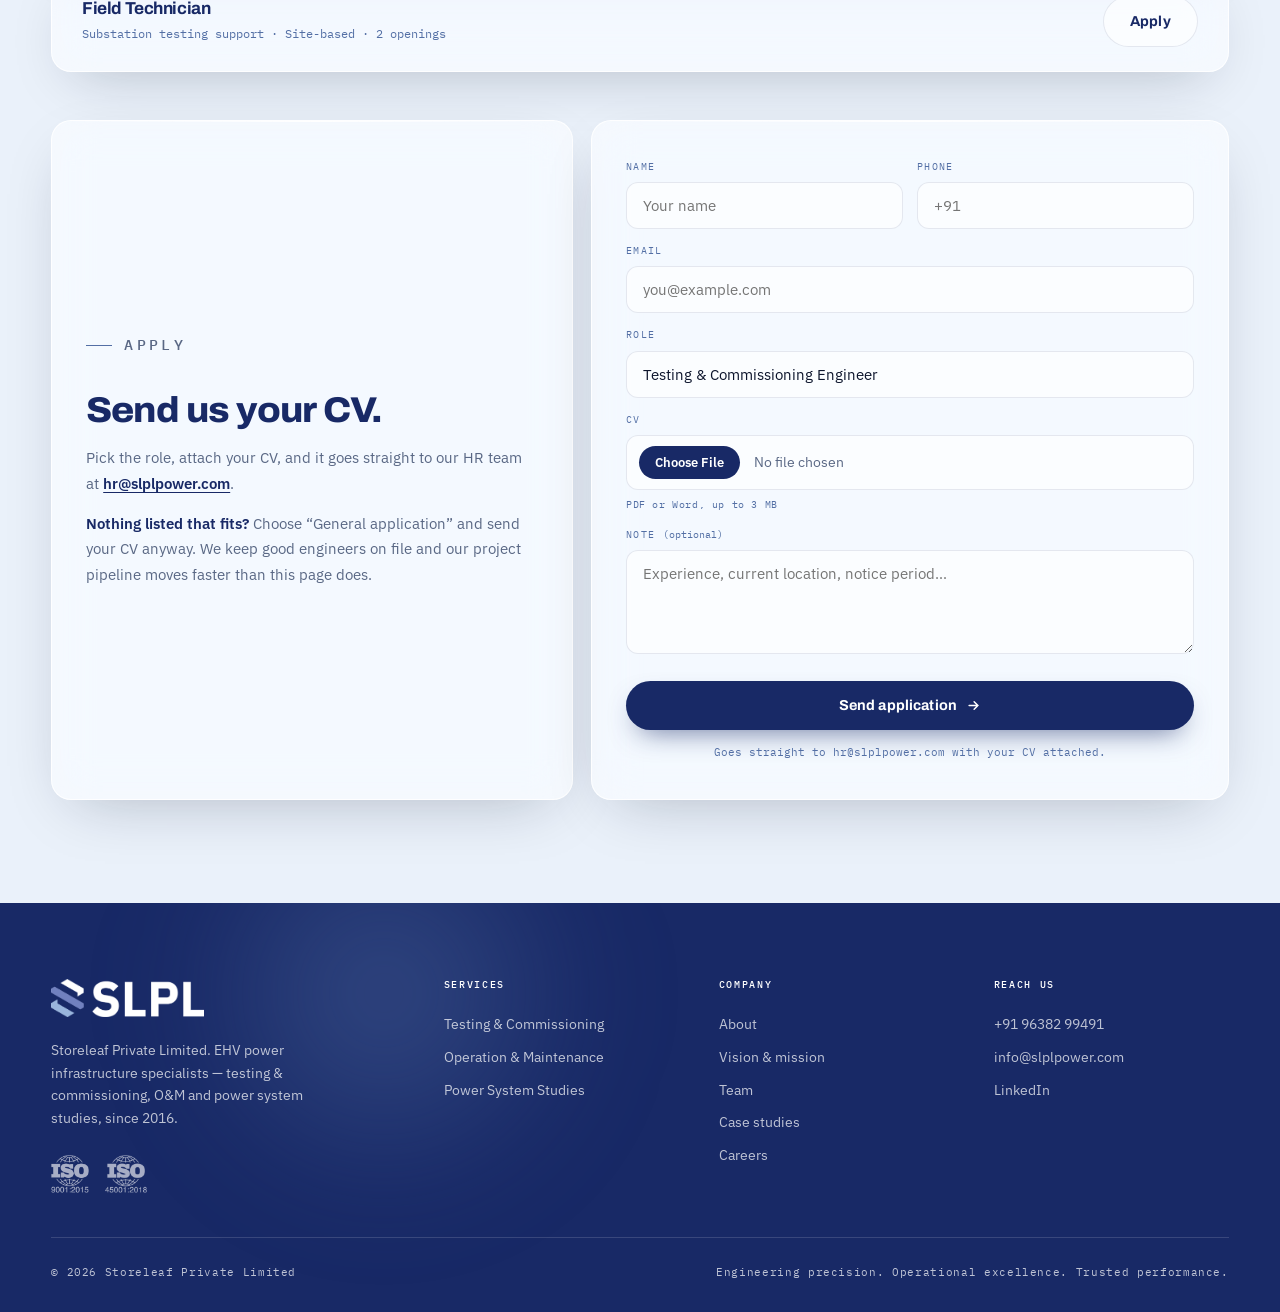
<file: careers.html>
<!DOCTYPE html>
<html lang="en">
<head>
<meta charset="UTF-8">
<meta name="viewport" content="width=device-width, initial-scale=1">
<title>Careers — SLPL | Storeleaf Pvt. Ltd.</title>
<meta name="description" content="Work with SLPL on EHV substations and transmission lines up to 765 kV. Testing, commissioning, O&amp;M and power system studies.">
<meta property="og:title" content="Careers — SLPL | Storeleaf Pvt. Ltd.">
<meta property="og:description" content="Work with SLPL on EHV substations and transmission lines up to 765 kV. Testing, commissioning, O&amp;M and power system studies.">
<meta property="og:type" content="website">
<meta property="og:image" content="https://www.slplpower.com/assets/img/og-card.png">
<meta property="og:site_name" content="SLPL — Storeleaf Pvt. Ltd.">
<meta name="twitter:card" content="summary_large_image">
<meta name="twitter:image" content="https://www.slplpower.com/assets/img/og-card.png">
<meta name="theme-color" content="#182966">
<link rel="canonical" href="https://www.slplpower.com/careers.html">
<link rel="icon" href="favicon.ico" sizes="any">
<link rel="icon" type="image/png" sizes="32x32" href="assets/icons/favicon-32.png">
<link rel="icon" type="image/png" sizes="16x16" href="assets/icons/favicon-16.png">
<link rel="apple-touch-icon" sizes="180x180" href="assets/icons/apple-touch-icon.png">
<link rel="manifest" href="site.webmanifest">
<link rel="preconnect" href="https://fonts.googleapis.com">
<link rel="preconnect" href="https://fonts.gstatic.com" crossorigin>
<link href="https://fonts.googleapis.com/css2?family=Archivo:ital,wdth,wght@0,75..125,400..900&family=IBM+Plex+Mono:wght@400;500;600&family=IBM+Plex+Sans:wght@400;500;600&display=swap" rel="stylesheet">
<link rel="stylesheet" href="assets/css/base.css">
<link rel="stylesheet" href="assets/css/pages.css">

</head>
<body>

<div class="field" aria-hidden="true">
  <div class="orb a"></div><div class="orb b"></div><div class="orb c"></div>
</div>
<a class="skip" href="#main">Skip to content</a>
<div class="scrim" id="scrim" aria-hidden="true"></div>
<nav class="nav" id="nav" aria-label="Main">
  <a href="index.html" aria-label="SLPL home"><img class="logo" src="assets/img/logo_full.png" alt="SLPL — Storeleaf Pvt. Ltd."></a>
  <div class="nav-links" id="links">
    <a href="index.html">Home</a>
    <a href="about.html">About</a>
    <div class="has-sub"><a href="services.html">Services</a><div class="sub"><a href="service-testing-commissioning.html">Testing &amp; Commissioning<span>Up to 765 kV</span></a><a href="service-om.html">Operation &amp; Maintenance<span>33&ndash;400 kV</span></a><a href="service-power-system-studies.html">Power System Studies<span>ETAP modelling</span></a></div></div>
    <a href="case-studies.html">Case studies</a>
    <a href="careers.html" aria-current="page">Careers</a>
    <a href="contact.html">Contact</a>
  </div>
  <a href="contact.html" class="btn btn-solid">Request a quote</a>
  <button class="burger" id="burger" aria-label="Toggle menu" aria-expanded="false"><span></span></button>
</nav>
<main id="main">
<header class="page-hero">
  <div class="wrap">
    <p class="crumb load"><a href="index.html">Home</a><span>/</span>Careers</p>
    <h1 class="load l2">Work where the voltage is real.</h1>
    <p class="lede load l3">There are a lot of places to be an electrical engineer. Very few of them put you in a 765 kV switchyard in your first years.</p>
  </div>
</header>

<section class="band" style="padding-top:0">
  <div class="wrap">
    <div class="values stg">
      <div class="glass value">
        <b>01 — Exposure</b>
        <h3>The full voltage range</h3>
        <p>Our engineers work at 33 kV and at 765 kV, on AIS and GIS, in the field and in the model.
          You are not assigned to one narrow equipment type and left there.</p>
      </div>
      <div class="glass value">
        <b>02 — Safety</b>
        <h3>Non-negotiable, not decorative</h3>
        <p>We hold ISO 45001:2018 certification for occupational health and safety. Nobody is asked
          to take a shortcut to hold a schedule. If a permit isn't right, work stops.</p>
      </div>
      <div class="glass value">
        <b>03 — Depth</b>
        <h3>Learn from the experience</h3>
        <p>Our senior technical staff have three decades each in EHV substations. That knowledge
          transfers by working alongside them, which is how this trade has always been taught.</p>
      </div>
    </div>
  </div>
</section>

<section class="band">
  <div class="wrap">
    <div class="rv">
      <p class="eyebrow">Who we hire</p>
      <h2>What we look for.</h2>
      <p class="lede" style="margin-top:20px">Electrical engineering qualifications matter, but they
        are the entry condition rather than the decision. What separates candidates is whether they
        are careful with detail under time pressure, willing to be mobile — much of this work happens
        at remote substation sites for weeks at a stretch — and honest when a reading doesn't look
        right. We can teach the rest.</p>
    </div>

    <div class="roles stg">
      <div class="glass role-row">
        <div>
          <h4>Testing &amp; Commissioning Engineer</h4>
          <p>EHV substations · Site-based, pan-India · 2 openings</p>
        </div>
        <a href="#apply" data-role="Testing &amp; Commissioning Engineer" class="btn btn-ghost">Apply</a>
      </div>
      <div class="glass role-row">
        <div>
          <h4>O&amp;M Engineer / Shift Engineer</h4>
          <p>Substations &amp; transmission lines · Deployed · 5 openings</p>
        </div>
        <a href="#apply" data-role="O&amp;M Engineer / Shift Engineer" class="btn btn-ghost">Apply</a>
      </div>
      <div class="glass role-row">
        <div>
          <h4>Protection &amp; Power System Studies Engineer</h4>
          <p>ETAP modelling · Vadodara office · 3 openings</p>
        </div>
        <a href="#apply" data-role="Protection &amp; Power System Studies Engineer" class="btn btn-ghost">Apply</a>
      </div>
      <div class="glass role-row">
        <div>
          <h4>Field Technician</h4>
          <p>Substation testing support · Site-based · 2 openings</p>
        </div>
        <a href="#apply" data-role="Field Technician" class="btn btn-ghost">Apply</a>
      </div>
    </div>

    <div class="contact-grid stg" id="apply">
      <div class="glass info apply-intro">
        <p class="eyebrow">Apply</p>
        <h2>Send us your CV.</h2>
        <p>Pick the role, attach your CV, and it goes straight to our HR team at
          <a href="mailto:hr@slplpower.com">hr@slplpower.com</a>.</p>
        <p><b>Nothing listed that fits?</b> Choose &ldquo;General application&rdquo; and send your CV
          anyway. We keep good engineers on file and our project pipeline moves faster than this
          page does.</p>
      </div>

      <div class="glass form">
        <div class="f-row">
          <div class="fld"><label for="ap-nm">Name</label><input id="ap-nm" type="text" autocomplete="name" placeholder="Your name"></div>
          <div class="fld"><label for="ap-ph">Phone</label><input id="ap-ph" type="tel" autocomplete="tel" placeholder="+91"></div>
        </div>
        <div class="fld"><label for="ap-em">Email</label><input id="ap-em" type="email" autocomplete="email" placeholder="you@example.com"></div>
        <div class="fld"><label for="ap-role">Role</label>
          <select id="ap-role">
            <option>Testing &amp; Commissioning Engineer</option>
            <option>O&amp;M Engineer / Shift Engineer</option>
            <option>Protection &amp; Power System Studies Engineer</option>
            <option>Field Technician</option>
            <option>General application</option>
          </select>
        </div>
        <div class="fld"><label for="ap-cv">CV</label>
          <input id="ap-cv" type="file" accept=".pdf,.doc,.docx,application/pdf,application/msword,application/vnd.openxmlformats-officedocument.wordprocessingml.document">
          <span class="hint">PDF or Word, up to 3 MB</span></div>
        <div class="fld"><label for="ap-ms">Note <span>(optional)</span></label>
          <textarea id="ap-ms" placeholder="Experience, current location, notice period…"></textarea></div>
        <div class="fld hp" aria-hidden="true"><label for="ap-wb">Website</label>
          <input id="ap-wb" type="text" tabindex="-1" autocomplete="off"></div>
        <button class="btn btn-solid" id="apply-send">Send application
          <svg aria-hidden="true" focusable="false" width="15" height="15" viewBox="0 0 24 24" fill="none" stroke="currentColor" stroke-width="2.4" stroke-linecap="round"><path d="M5 12h14M13 6l6 6-6 6"/></svg></button>
        <p class="form-status" id="ap-fs" role="status" aria-live="polite"></p>
        <small>Goes straight to hr@slplpower.com with your CV attached.</small>
      </div>
    </div>
  </div>
</section>
</main>
<footer>
  <div class="wrap">
    <div class="f-grid">
      <div>
        <img class="flogo" src="assets/img/logo_full_white.png" alt="SLPL">
        <p>Storeleaf Private Limited. EHV power infrastructure specialists — testing &amp;
          commissioning, O&amp;M and power system studies, since 2016.</p>
        <div class="f-iso">
          <img src="assets/img/iso_9001.png" alt="ISO 9001:2015">
          <img src="assets/img/iso_45001.png" alt="ISO 45001:2018">
        </div>
      </div>
      <div class="f-col"><h4>Services</h4>
        <a href="service-testing-commissioning.html">Testing &amp; Commissioning</a>
        <a href="service-om.html">Operation &amp; Maintenance</a>
        <a href="service-power-system-studies.html">Power System Studies</a>
      </div>
      <div class="f-col"><h4>Company</h4>
        <a href="about.html">About</a><a href="about.html#vision">Vision &amp; mission</a>
        <a href="about.html#team">Team</a><a href="case-studies.html">Case studies</a>
        <a href="careers.html">Careers</a>
      </div>
      <div class="f-col"><h4>Reach us</h4>
        <a href="tel:+919638299491">+91 96382 99491</a>
        <a href="mailto:info@slplpower.com">info@slplpower.com</a>
        <a href="https://www.linkedin.com/company/slplpower" target="_blank" rel="noopener">LinkedIn</a>
      </div>
    </div>
    <div class="f-bot">
      <span>© <span id="yr">2026</span> Storeleaf Private Limited</span>
      <span>Engineering precision. Operational excellence. Trusted performance.</span>
    </div>
  </div>
</footer>

<script src="assets/js/base.js"></script>
</body>
</html>
</file>
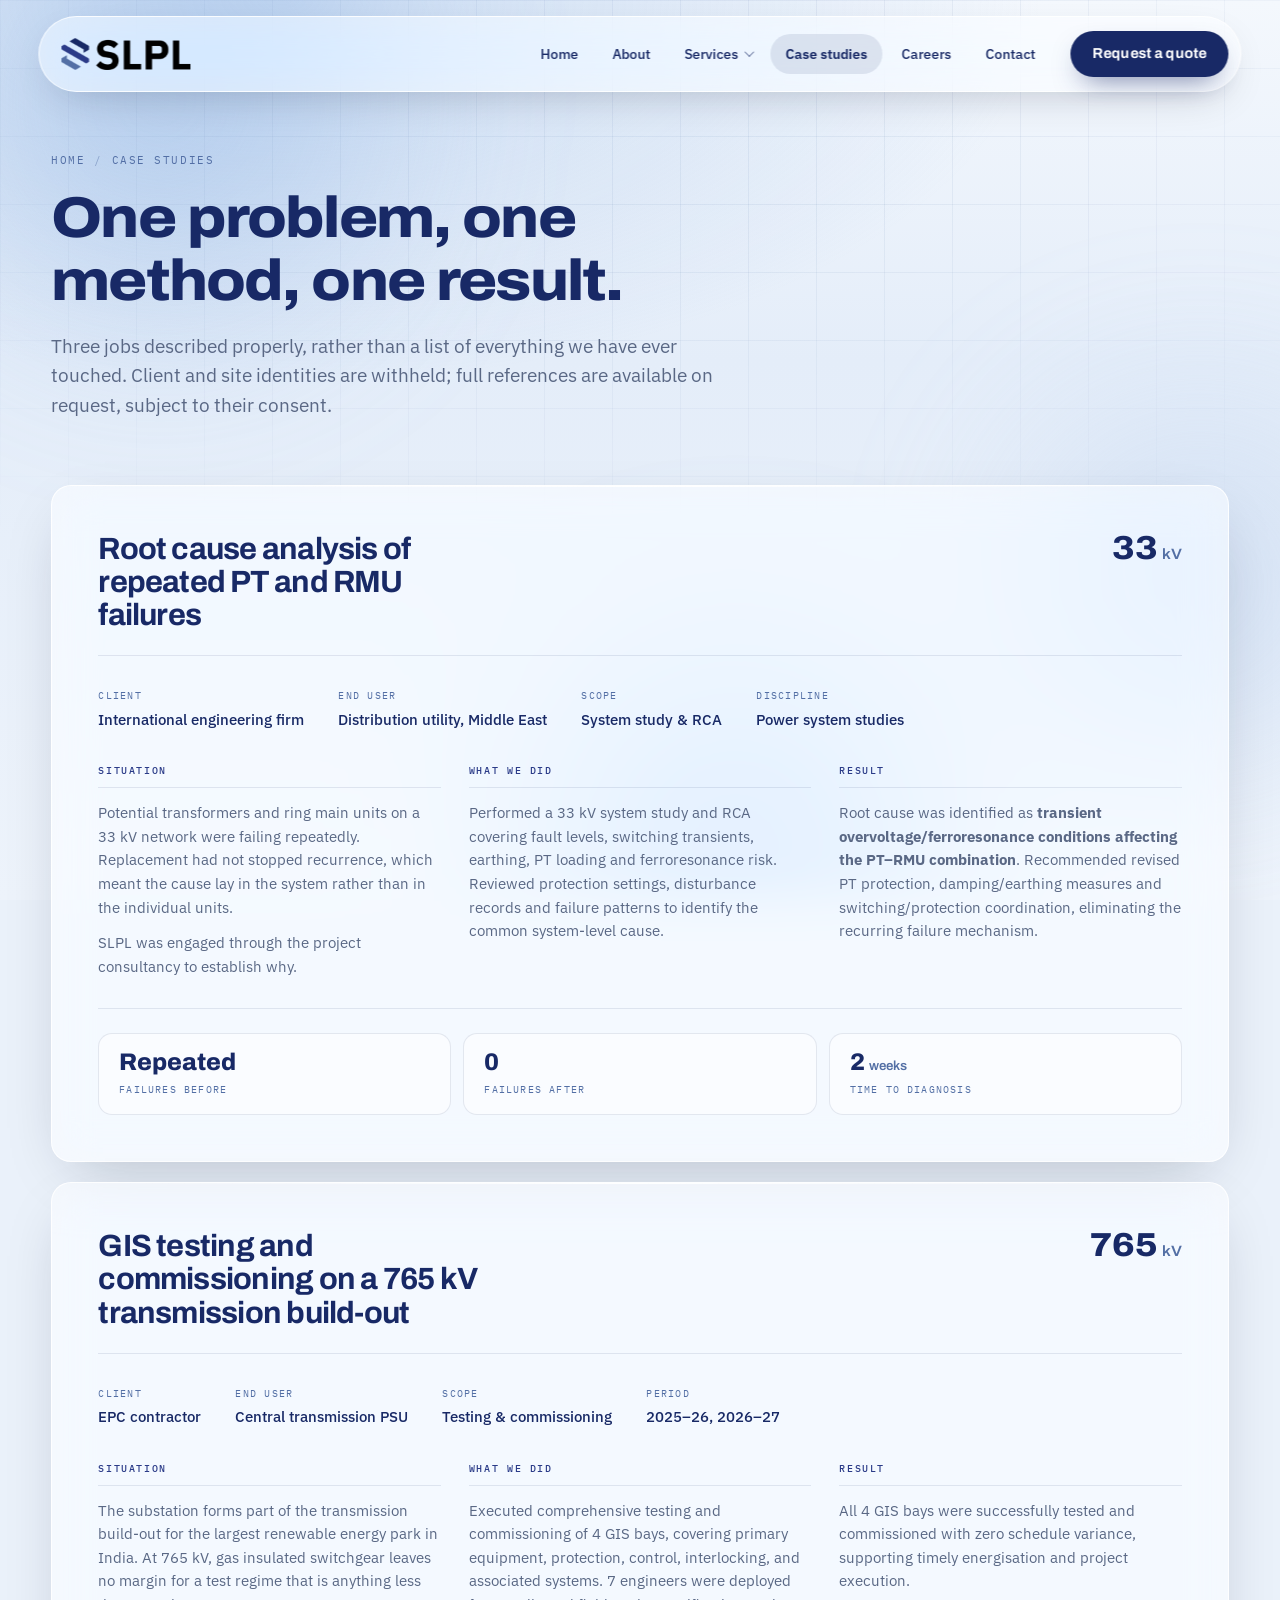
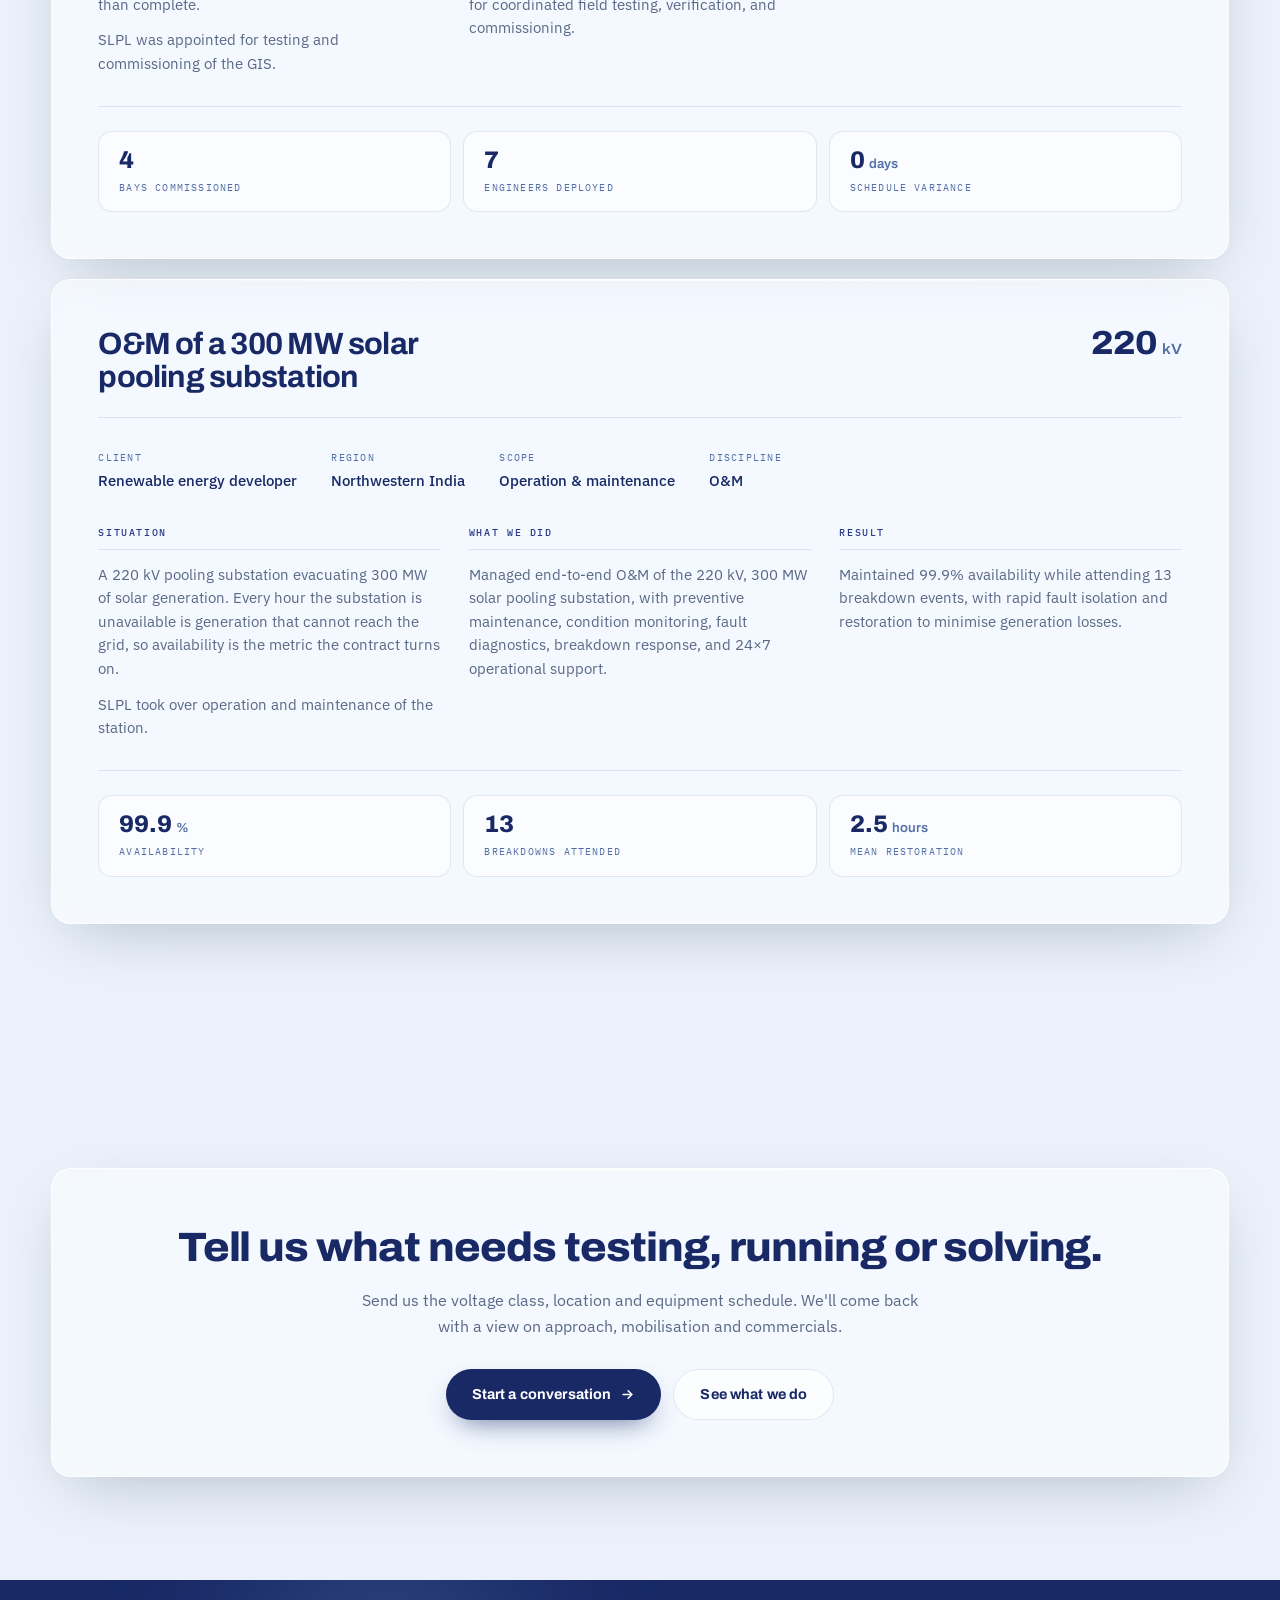
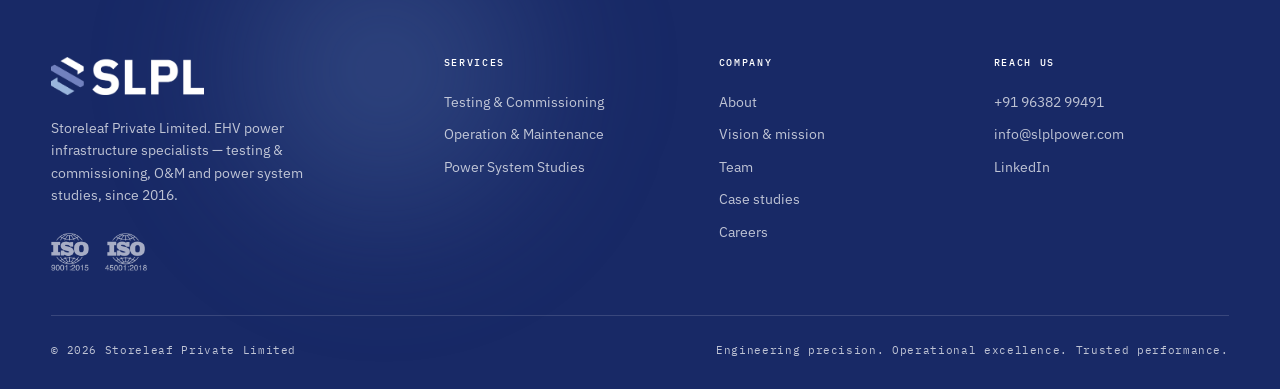
<file: case-studies.html>
<!DOCTYPE html>
<html lang="en">
<head>
<meta charset="UTF-8">
<meta name="viewport" content="width=device-width, initial-scale=1">
<title>Case studies — SLPL | EHV testing, commissioning and O&amp;M</title>
<meta name="description" content="Detailed accounts of SLPL work: 765 kV GIS testing and commissioning, 220 kV substation O&amp;M for a solar pooling station, and root cause analysis of repeated 33 kV PT and RMU failures.">
<meta property="og:title" content="Case studies — SLPL | EHV testing, commissioning and O&amp;M">
<meta property="og:description" content="Detailed accounts of SLPL work: 765 kV GIS testing and commissioning, 220 kV substation O&amp;M for a solar pooling station, and root cause analysis of repeated 33 kV PT and RMU failures.">
<meta property="og:type" content="website">
<meta property="og:image" content="https://www.slplpower.com/assets/img/og-card.png">
<meta property="og:site_name" content="SLPL — Storeleaf Pvt. Ltd.">
<meta name="twitter:card" content="summary_large_image">
<meta name="twitter:image" content="https://www.slplpower.com/assets/img/og-card.png">
<meta name="theme-color" content="#182966">
<link rel="canonical" href="https://www.slplpower.com/case-studies.html">
<link rel="icon" href="favicon.ico" sizes="any">
<link rel="icon" type="image/png" sizes="32x32" href="assets/icons/favicon-32.png">
<link rel="icon" type="image/png" sizes="16x16" href="assets/icons/favicon-16.png">
<link rel="apple-touch-icon" sizes="180x180" href="assets/icons/apple-touch-icon.png">
<link rel="manifest" href="site.webmanifest">
<link rel="preconnect" href="https://fonts.googleapis.com">
<link rel="preconnect" href="https://fonts.gstatic.com" crossorigin>
<link href="https://fonts.googleapis.com/css2?family=Archivo:ital,wdth,wght@0,75..125,400..900&family=IBM+Plex+Mono:wght@400;500;600&family=IBM+Plex+Sans:wght@400;500;600&display=swap" rel="stylesheet">
<link rel="stylesheet" href="assets/css/base.css">
<link rel="stylesheet" href="assets/css/pages.css">

</head>
<body>

<div class="field" aria-hidden="true">
  <div class="orb a"></div><div class="orb b"></div><div class="orb c"></div>
</div>
<a class="skip" href="#main">Skip to content</a>
<div class="scrim" id="scrim" aria-hidden="true"></div>
<nav class="nav" id="nav" aria-label="Main">
  <a href="index.html" aria-label="SLPL home"><img class="logo" src="assets/img/logo_full.png" alt="SLPL — Storeleaf Pvt. Ltd."></a>
  <div class="nav-links" id="links">
    <a href="index.html">Home</a>
    <a href="about.html">About</a>
    <div class="has-sub"><a href="services.html">Services</a><div class="sub"><a href="service-testing-commissioning.html">Testing &amp; Commissioning<span>Up to 765 kV</span></a><a href="service-om.html">Operation &amp; Maintenance<span>33&ndash;400 kV</span></a><a href="service-power-system-studies.html">Power System Studies<span>ETAP modelling</span></a></div></div>
    <a href="case-studies.html" aria-current="page">Case studies</a>
    <a href="careers.html">Careers</a>
    <a href="contact.html">Contact</a>
  </div>
  <a href="contact.html" class="btn btn-solid">Request a quote</a>
  <button class="burger" id="burger" aria-label="Toggle menu" aria-expanded="false"><span></span></button>
</nav>
<main id="main">
<header class="page-hero">
  <div class="wrap">
    <p class="crumb load"><a href="index.html">Home</a><span>/</span>Case studies</p>
    <h1 class="load l2">One problem, one method, one result.</h1>
    <p class="lede load l3">Three jobs described properly, rather than a list of everything we have ever touched. Client and site identities are withheld; full references are available on request, subject to their consent.</p>
  </div>
</header>

<section class="band" style="padding-top:0">
  <div class="wrap">
    <article class="glass case rv">
      <div class="case-head">
        <h3>Root cause analysis of repeated PT and RMU failures</h3>
        <div class="case-kv">33<em>kV</em></div>
      </div>
      <div class="case-meta"><div><span>Client</span><p>International engineering firm</p></div><div><span>End user</span><p>Distribution utility, Middle East</p></div><div><span>Scope</span><p>System study &amp; RCA</p></div><div><span>Discipline</span><p>Power system studies</p></div></div>
      <div class="case-body">
        <div><h4>Situation</h4><p>Potential transformers and ring main units on a 33 kV network were failing repeatedly. Replacement had not stopped recurrence, which meant the cause lay in the system rather than in the individual units.</p><p>SLPL was engaged through the project consultancy to establish why.</p></div>
        <div><h4>What we did</h4><p>Performed a 33 kV system study and RCA covering fault levels, switching transients, earthing, PT loading and ferroresonance risk. Reviewed protection settings, disturbance records and failure patterns to identify the common system-level cause.</p></div>
        <div><h4>Result</h4><p>Root cause was identified as <strong>transient overvoltage/ferroresonance conditions affecting the PT&ndash;RMU combination</strong>. Recommended revised PT protection, damping/earthing measures and switching/protection coordination, eliminating the recurring failure mechanism.</p></div>
      </div>
      <div class="case-out"><div><b>Repeated</b><span>Failures before</span></div><div><b>0</b><span>Failures after</span></div><div><b>2<em>weeks</em></b><span>Time to diagnosis</span></div></div>
    </article>
    <article class="glass case rv">
      <div class="case-head">
        <h3>GIS testing and commissioning on a 765 kV transmission build-out</h3>
        <div class="case-kv">765<em>kV</em></div>
      </div>
      <div class="case-meta"><div><span>Client</span><p>EPC contractor</p></div><div><span>End user</span><p>Central transmission PSU</p></div><div><span>Scope</span><p>Testing &amp; commissioning</p></div><div><span>Period</span><p>2025&ndash;26, 2026&ndash;27</p></div></div>
      <div class="case-body">
        <div><h4>Situation</h4><p>The substation forms part of the transmission build-out for the largest renewable energy park in India. At 765 kV, gas insulated switchgear leaves no margin for a test regime that is anything less than complete.</p><p>SLPL was appointed for testing and commissioning of the GIS.</p></div>
        <div><h4>What we did</h4><p>Executed comprehensive testing and commissioning of 4 GIS bays, covering primary equipment, protection, control, interlocking, and associated systems. 7 engineers were deployed for coordinated field testing, verification, and commissioning.</p></div>
        <div><h4>Result</h4><p>All 4 GIS bays were successfully tested and commissioned with zero schedule variance, supporting timely energisation and project execution.</p></div>
      </div>
      <div class="case-out"><div><b>4</b><span>Bays commissioned</span></div><div><b>7</b><span>Engineers deployed</span></div><div><b>0<em>days</em></b><span>Schedule variance</span></div></div>
    </article>
    <article class="glass case rv">
      <div class="case-head">
        <h3>O&amp;M of a 300 MW solar pooling substation</h3>
        <div class="case-kv">220<em>kV</em></div>
      </div>
      <div class="case-meta"><div><span>Client</span><p>Renewable energy developer</p></div><div><span>Region</span><p>Northwestern India</p></div><div><span>Scope</span><p>Operation &amp; maintenance</p></div><div><span>Discipline</span><p>O&amp;M</p></div></div>
      <div class="case-body">
        <div><h4>Situation</h4><p>A 220 kV pooling substation evacuating 300 MW of solar generation. Every hour the substation is unavailable is generation that cannot reach the grid, so availability is the metric the contract turns on.</p><p>SLPL took over operation and maintenance of the station.</p></div>
        <div><h4>What we did</h4><p>Managed end-to-end O&amp;M of the 220 kV, 300 MW solar pooling substation, with preventive maintenance, condition monitoring, fault diagnostics, breakdown response, and 24&times;7 operational support.</p></div>
        <div><h4>Result</h4><p>Maintained 99.9% availability while attending 13 breakdown events, with rapid fault isolation and restoration to minimise generation losses.</p></div>
      </div>
      <div class="case-out"><div><b>99.9<em>%</em></b><span>Availability</span></div><div><b>13</b><span>Breakdowns attended</span></div><div><b>2.5<em>hours</em></b><span>Mean restoration</span></div></div>
    </article>
  </div>
</section>

<section class="band">
  <div class="wrap">
    <div class="glass cta-band rv">
      <h2>Tell us what needs testing, running or solving.</h2>
      <p>Send us the voltage class, location and equipment schedule. We'll come back with a
        view on approach, mobilisation and commercials.</p>
      <div class="hero-cta">
        <a href="contact.html" class="btn btn-solid">Start a conversation
          <svg aria-hidden="true" focusable="false" width="15" height="15" viewBox="0 0 24 24" fill="none" stroke="currentColor" stroke-width="2.4" stroke-linecap="round"><path d="M5 12h14M13 6l6 6-6 6"/></svg></a>
        <a href="services.html" class="btn btn-ghost">See what we do</a>
      </div>
    </div>
  </div>
</section>
</main>
<footer>
  <div class="wrap">
    <div class="f-grid">
      <div>
        <img class="flogo" src="assets/img/logo_full_white.png" alt="SLPL">
        <p>Storeleaf Private Limited. EHV power infrastructure specialists — testing &amp;
          commissioning, O&amp;M and power system studies, since 2016.</p>
        <div class="f-iso">
          <img src="assets/img/iso_9001.png" alt="ISO 9001:2015">
          <img src="assets/img/iso_45001.png" alt="ISO 45001:2018">
        </div>
      </div>
      <div class="f-col"><h4>Services</h4>
        <a href="service-testing-commissioning.html">Testing &amp; Commissioning</a>
        <a href="service-om.html">Operation &amp; Maintenance</a>
        <a href="service-power-system-studies.html">Power System Studies</a>
      </div>
      <div class="f-col"><h4>Company</h4>
        <a href="about.html">About</a><a href="about.html#vision">Vision &amp; mission</a>
        <a href="about.html#team">Team</a><a href="case-studies.html">Case studies</a>
        <a href="careers.html">Careers</a>
      </div>
      <div class="f-col"><h4>Reach us</h4>
        <a href="tel:+919638299491">+91 96382 99491</a>
        <a href="mailto:info@slplpower.com">info@slplpower.com</a>
        <a href="https://www.linkedin.com/company/slplpower" target="_blank" rel="noopener">LinkedIn</a>
      </div>
    </div>
    <div class="f-bot">
      <span>© <span id="yr">2026</span> Storeleaf Private Limited</span>
      <span>Engineering precision. Operational excellence. Trusted performance.</span>
    </div>
  </div>
</footer>

<script src="assets/js/base.js"></script>
</body>
</html>
</file>
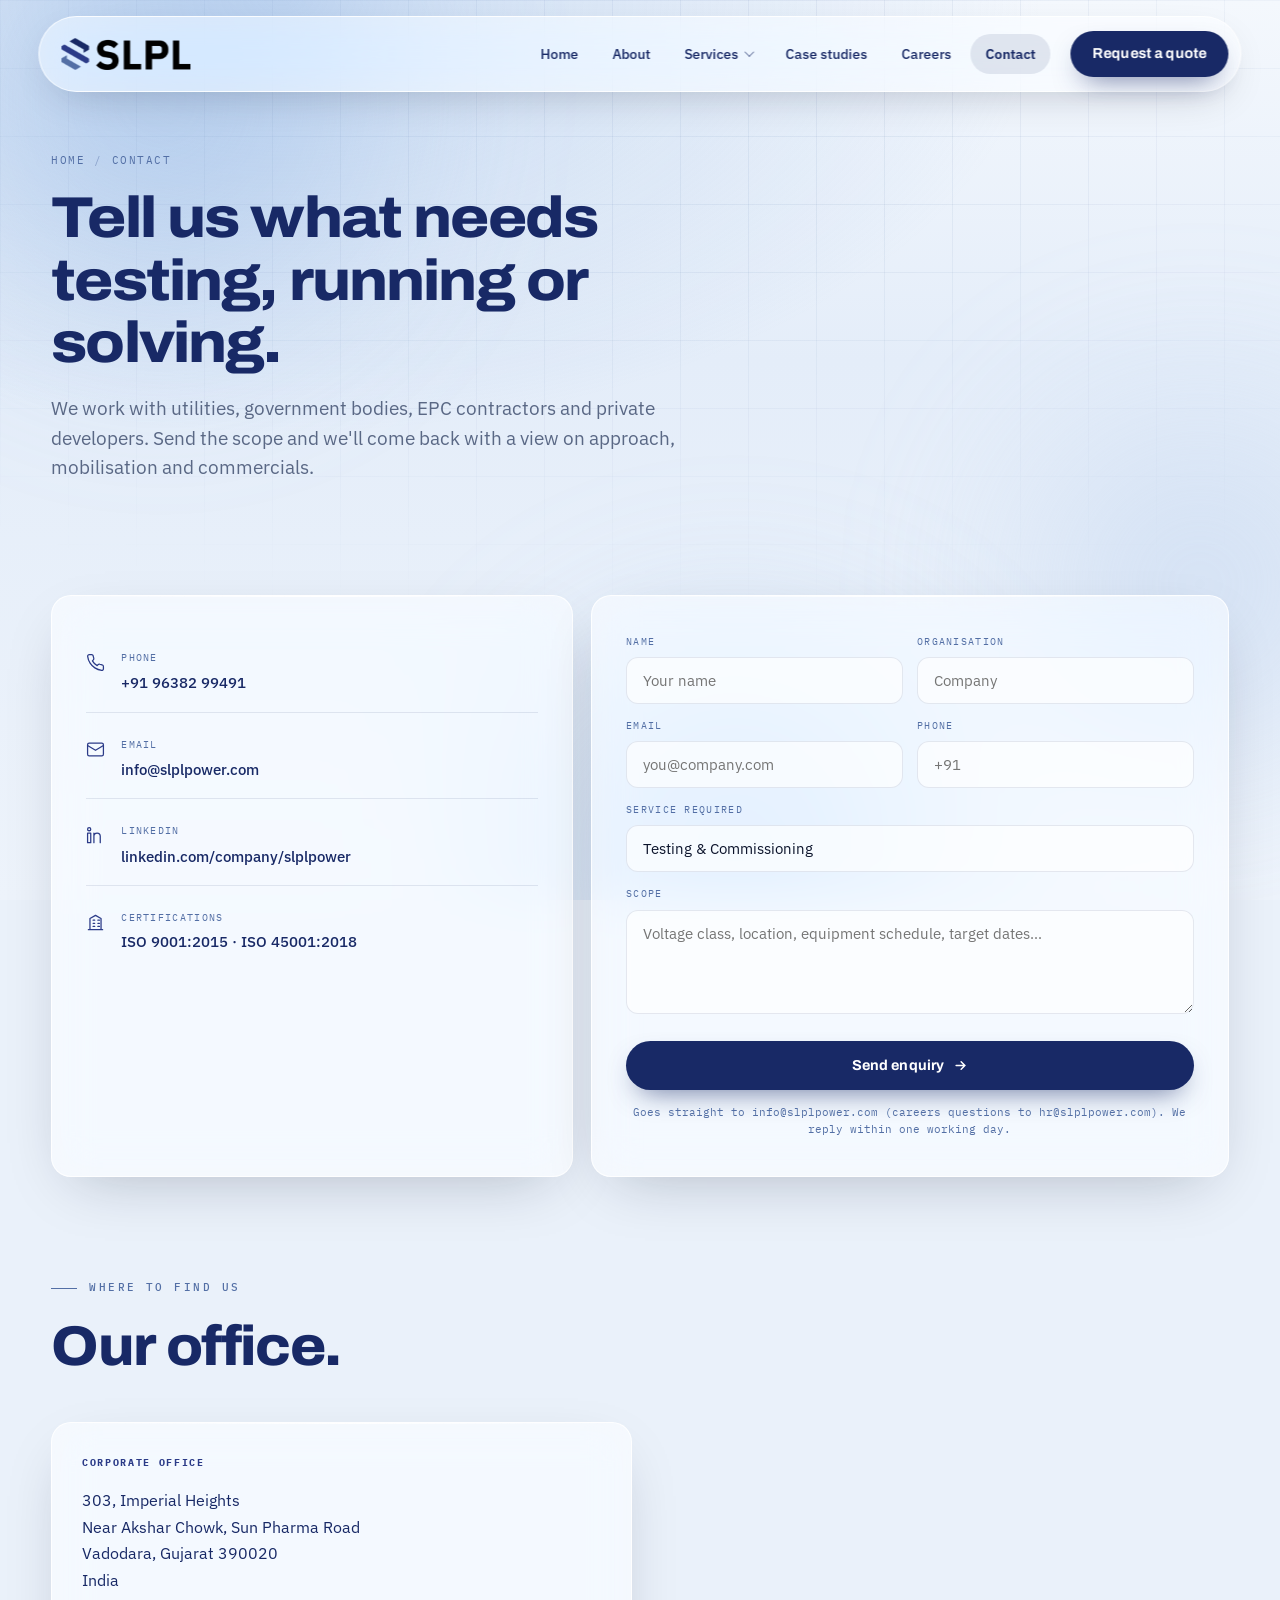
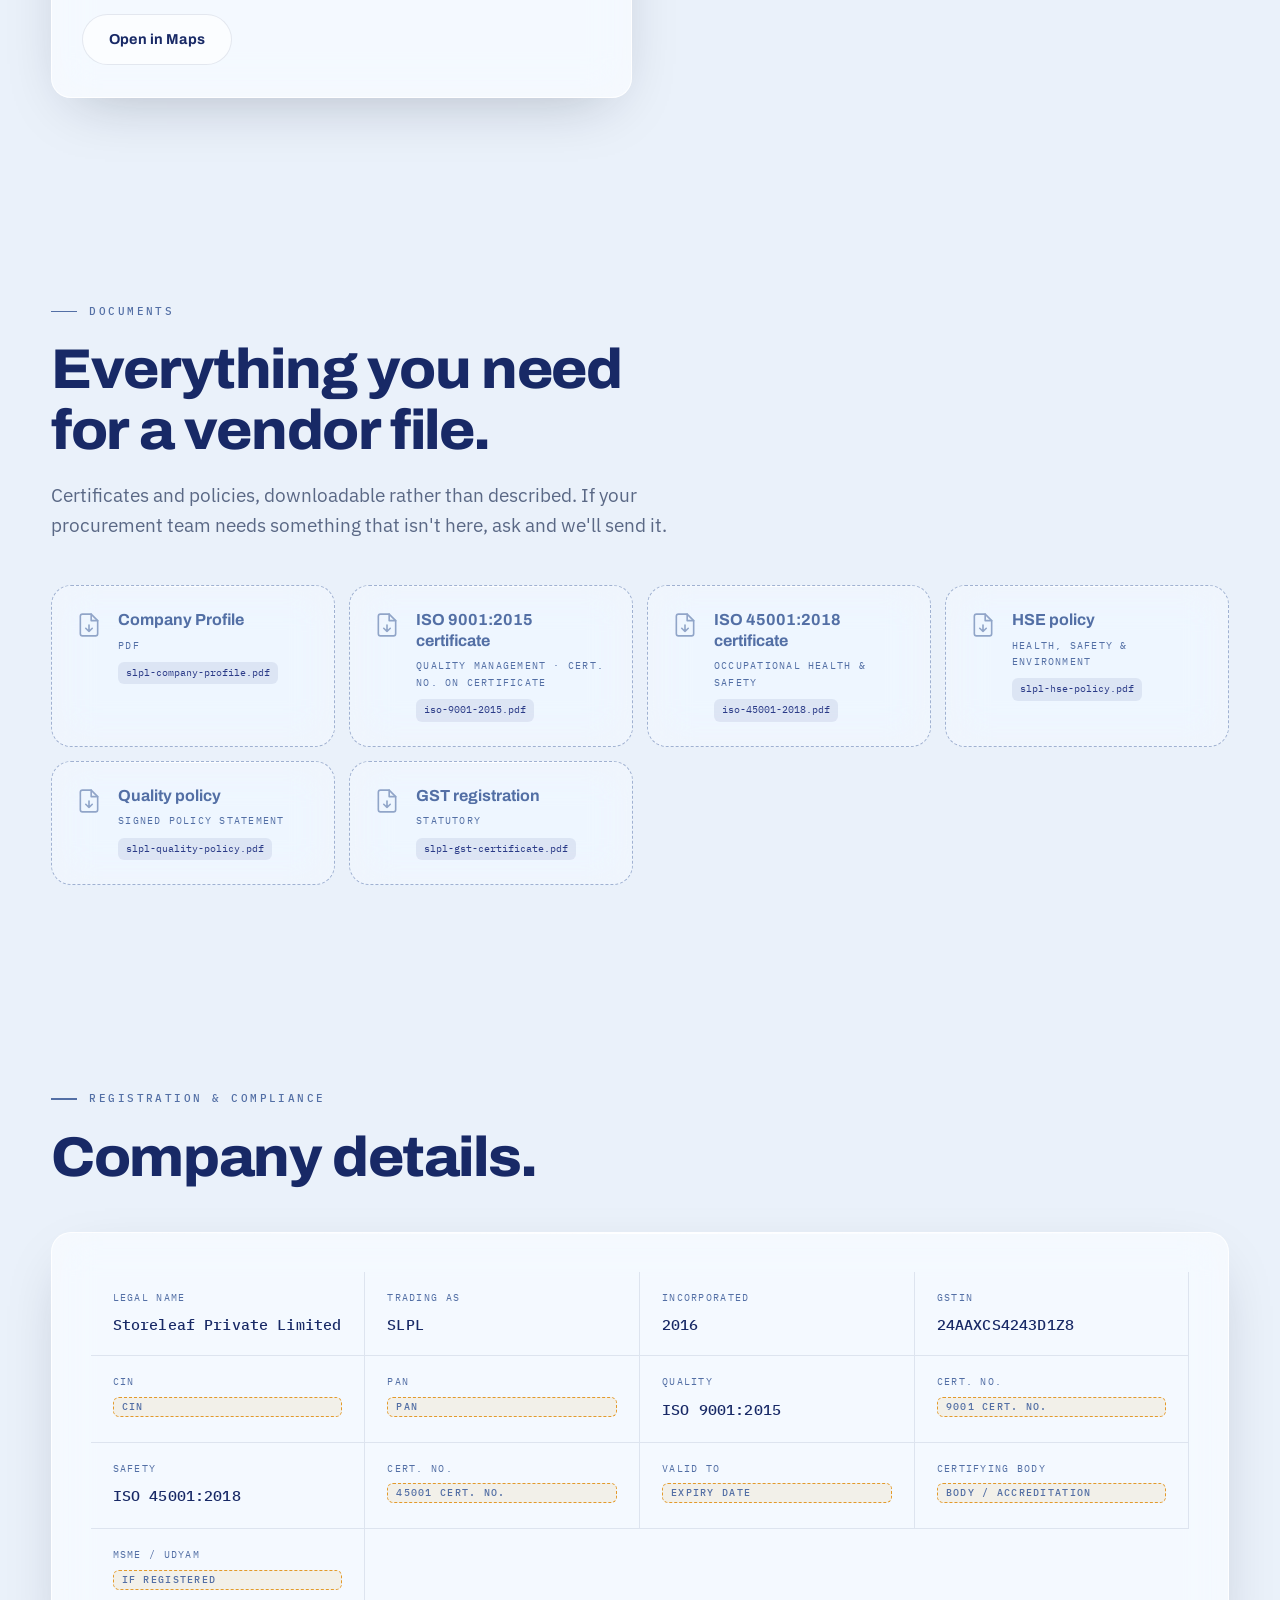
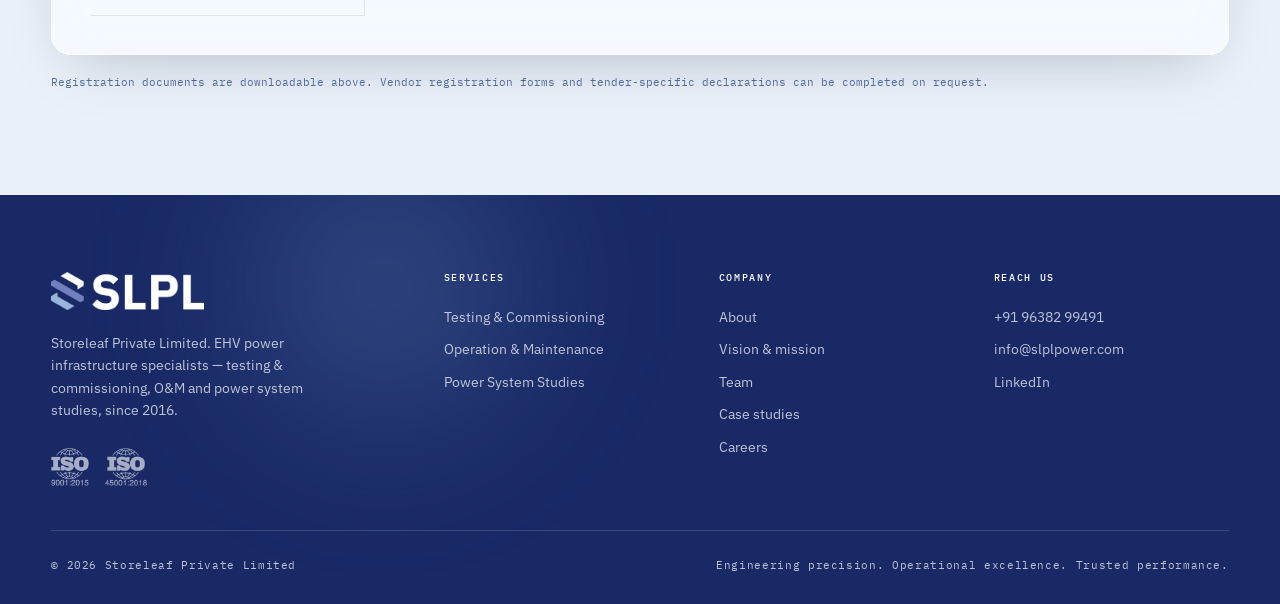
<file: contact.html>
<!DOCTYPE html>
<html lang="en">
<head>
<meta charset="UTF-8">
<meta name="viewport" content="width=device-width, initial-scale=1">
<title>Contact — SLPL | Storeleaf Pvt. Ltd., Vadodara</title>
<meta name="description" content="Contact SLPL for EHV testing &amp; commissioning, O&amp;M and power system studies. Vadodara, Gujarat. info@slplpower.com · +91 96382 99491">
<meta property="og:title" content="Contact — SLPL | Storeleaf Pvt. Ltd., Vadodara">
<meta property="og:description" content="Contact SLPL for EHV testing &amp; commissioning, O&amp;M and power system studies. Vadodara, Gujarat. info@slplpower.com · +91 96382 99491">
<meta property="og:type" content="website">
<meta property="og:image" content="https://www.slplpower.com/assets/img/og-card.png">
<meta property="og:site_name" content="SLPL — Storeleaf Pvt. Ltd.">
<meta name="twitter:card" content="summary_large_image">
<meta name="twitter:image" content="https://www.slplpower.com/assets/img/og-card.png">
<meta name="theme-color" content="#182966">
<link rel="canonical" href="https://www.slplpower.com/contact.html">
<link rel="icon" href="favicon.ico" sizes="any">
<link rel="icon" type="image/png" sizes="32x32" href="assets/icons/favicon-32.png">
<link rel="icon" type="image/png" sizes="16x16" href="assets/icons/favicon-16.png">
<link rel="apple-touch-icon" sizes="180x180" href="assets/icons/apple-touch-icon.png">
<link rel="manifest" href="site.webmanifest">
<link rel="preconnect" href="https://fonts.googleapis.com">
<link rel="preconnect" href="https://fonts.gstatic.com" crossorigin>
<link href="https://fonts.googleapis.com/css2?family=Archivo:ital,wdth,wght@0,75..125,400..900&family=IBM+Plex+Mono:wght@400;500;600&family=IBM+Plex+Sans:wght@400;500;600&display=swap" rel="stylesheet">
<link rel="stylesheet" href="assets/css/base.css">
<link rel="stylesheet" href="assets/css/pages.css">

</head>
<body>

<div class="field" aria-hidden="true">
  <div class="orb a"></div><div class="orb b"></div><div class="orb c"></div>
</div>
<a class="skip" href="#main">Skip to content</a>
<div class="scrim" id="scrim" aria-hidden="true"></div>
<nav class="nav" id="nav" aria-label="Main">
  <a href="index.html" aria-label="SLPL home"><img class="logo" src="assets/img/logo_full.png" alt="SLPL — Storeleaf Pvt. Ltd."></a>
  <div class="nav-links" id="links">
    <a href="index.html">Home</a>
    <a href="about.html">About</a>
    <div class="has-sub"><a href="services.html">Services</a><div class="sub"><a href="service-testing-commissioning.html">Testing &amp; Commissioning<span>Up to 765 kV</span></a><a href="service-om.html">Operation &amp; Maintenance<span>33&ndash;400 kV</span></a><a href="service-power-system-studies.html">Power System Studies<span>ETAP modelling</span></a></div></div>
    <a href="case-studies.html">Case studies</a>
    <a href="careers.html">Careers</a>
    <a href="contact.html" aria-current="page">Contact</a>
  </div>
  <a href="contact.html" class="btn btn-solid">Request a quote</a>
  <button class="burger" id="burger" aria-label="Toggle menu" aria-expanded="false"><span></span></button>
</nav>
<main id="main">
<header class="page-hero">
  <div class="wrap">
    <p class="crumb load"><a href="index.html">Home</a><span>/</span>Contact</p>
    <h1 class="load l2">Tell us what needs testing, running or solving.</h1>
    <p class="lede load l3">We work with utilities, government bodies, EPC contractors and private developers. Send the scope and we'll come back with a view on approach, mobilisation and commercials.</p>
  </div>
</header>

<section class="band" style="padding-top:0">
  <div class="wrap">
    <div class="contact-grid stg">
      <div class="glass info">
        <div class="info-row">
          <svg aria-hidden="true" focusable="false" viewBox="0 0 24 24" stroke-linecap="round" stroke-linejoin="round"><path d="M22 16.9v3a2 2 0 01-2.2 2 19.8 19.8 0 01-8.6-3.1 19.5 19.5 0 01-6-6A19.8 19.8 0 012.1 4.2 2 2 0 014.1 2h3a2 2 0 012 1.7c.1 1 .4 1.9.7 2.8a2 2 0 01-.5 2.1L8.1 9.9a16 16 0 006 6l1.3-1.3a2 2 0 012.1-.4c.9.3 1.8.6 2.8.7a2 2 0 011.7 2z"/></svg>
          <div><span>Phone</span><a href="tel:+919638299491">+91 96382 99491</a></div>
        </div>
        <div class="info-row">
          <svg aria-hidden="true" focusable="false" viewBox="0 0 24 24" stroke-linecap="round" stroke-linejoin="round"><rect x="2" y="4" width="20" height="16" rx="2"/><path d="M2 7l10 6 10-6"/></svg>
          <div><span>Email</span><a href="mailto:info@slplpower.com">info@slplpower.com</a></div>
        </div>
        <div class="info-row">
          <svg aria-hidden="true" focusable="false" viewBox="0 0 24 24" stroke-linecap="round" stroke-linejoin="round"><rect x="2" y="9" width="4" height="12"/><circle cx="4" cy="4" r="2"/><path d="M10 21V9m0 4a4 4 0 018 0v8"/></svg>
          <div><span>LinkedIn</span><a href="https://www.linkedin.com/company/slplpower" target="_blank" rel="noopener">linkedin.com/company/slplpower</a></div>
        </div>
        <div class="info-row">
          <svg aria-hidden="true" focusable="false" viewBox="0 0 24 24" stroke-linecap="round" stroke-linejoin="round"><path d="M3 21h18M5 21V7l7-4 7 4v14M9 9h2m4 0h2M9 13h2m4 0h2M9 17h2m4 0h2"/></svg>
          <div><span>Certifications</span><p>ISO 9001:2015 · ISO 45001:2018</p></div>
        </div>
      </div>

      <div class="glass form">
        <div class="f-row">
          <div class="fld"><label for="nm">Name</label><input id="nm" type="text" placeholder="Your name"></div>
          <div class="fld"><label for="org">Organisation</label><input id="org" type="text" placeholder="Company"></div>
        </div>
        <div class="f-row">
          <div class="fld"><label for="em">Email</label><input id="em" type="email" placeholder="you@company.com"></div>
          <div class="fld"><label for="ph">Phone</label><input id="ph" type="tel" placeholder="+91"></div>
        </div>
        <div class="fld"><label for="sv">Service required</label>
          <select id="sv">
            <option>Testing &amp; Commissioning</option>
            <option>Operation &amp; Maintenance</option>
            <option>Power System Studies</option>
            <option>Careers</option>
            <option>Something else</option>
          </select>
        </div>
        <div class="fld"><label for="ms">Scope</label>
          <textarea id="ms" placeholder="Voltage class, location, equipment schedule, target dates…"></textarea></div>
        <div class="fld hp" aria-hidden="true"><label for="wb">Website</label>
          <input id="wb" type="text" tabindex="-1" autocomplete="off"></div>
        <button class="btn btn-solid" id="send">Send enquiry
          <svg aria-hidden="true" focusable="false" width="15" height="15" viewBox="0 0 24 24" fill="none" stroke="currentColor" stroke-width="2.4" stroke-linecap="round"><path d="M5 12h14M13 6l6 6-6 6"/></svg></button>
        <p class="form-status" id="fs" role="status" aria-live="polite"></p>
        <small>Goes straight to info@slplpower.com (careers questions to hr@slplpower.com). We reply within one working day.</small>
      </div>
    </div>
  </div>
</section>

<section class="band" style="padding-top:0">
  <div class="wrap">
    <div class="rv">
      <p class="eyebrow">Where to find us</p>
      <h2>Our office.</h2>
    </div>
    <div class="offices stg">
      <div class="glass office">
        <b>Corporate office</b>
        <p>303, Imperial Heights<br>Near Akshar Chowk, Sun Pharma Road<br>Vadodara, Gujarat 390020<br>India</p>
        <a href="https://maps.app.goo.gl/FSakBF4zrxXLy9jH6" target="_blank" rel="noopener" class="btn btn-ghost" style="margin-top:20px">Open in Maps</a>
      </div>
    </div>
  </div>
</section>

<section class="band" id="downloads">
  <div class="wrap">
    <div class="rv">
      <p class="eyebrow">Documents</p>
      <h2>Everything you need <br>for a vendor file.</h2>
      <p class="lede" style="margin-top:20px">Certificates and policies, downloadable rather than
        described. If your procurement team needs something that isn't here, ask and we'll send it.</p>
    </div>
    <div class="dl-grid stg">
      <div class="glass dl missing"><svg aria-hidden="true" focusable="false" viewBox="0 0 24 24" stroke-linecap="round" stroke-linejoin="round"><path d="M14 2H6a2 2 0 00-2 2v16a2 2 0 002 2h12a2 2 0 002-2V8z"/><path d="M14 2v6h6M12 18v-6M9 15l3 3 3-3"/></svg><div><b>Company Profile</b><span>PDF</span><code>slpl-company-profile.pdf</code></div></div>
      <div class="glass dl missing"><svg aria-hidden="true" focusable="false" viewBox="0 0 24 24" stroke-linecap="round" stroke-linejoin="round"><path d="M14 2H6a2 2 0 00-2 2v16a2 2 0 002 2h12a2 2 0 002-2V8z"/><path d="M14 2v6h6M12 18v-6M9 15l3 3 3-3"/></svg><div><b>ISO 9001:2015 certificate</b><span>Quality management · cert. no. on certificate</span><code>iso-9001-2015.pdf</code></div></div>
      <div class="glass dl missing"><svg aria-hidden="true" focusable="false" viewBox="0 0 24 24" stroke-linecap="round" stroke-linejoin="round"><path d="M14 2H6a2 2 0 00-2 2v16a2 2 0 002 2h12a2 2 0 002-2V8z"/><path d="M14 2v6h6M12 18v-6M9 15l3 3 3-3"/></svg><div><b>ISO 45001:2018 certificate</b><span>Occupational health &amp; safety</span><code>iso-45001-2018.pdf</code></div></div>
      <div class="glass dl missing"><svg aria-hidden="true" focusable="false" viewBox="0 0 24 24" stroke-linecap="round" stroke-linejoin="round"><path d="M14 2H6a2 2 0 00-2 2v16a2 2 0 002 2h12a2 2 0 002-2V8z"/><path d="M14 2v6h6M12 18v-6M9 15l3 3 3-3"/></svg><div><b>HSE policy</b><span>Health, safety &amp; environment</span><code>slpl-hse-policy.pdf</code></div></div>
      <div class="glass dl missing"><svg aria-hidden="true" focusable="false" viewBox="0 0 24 24" stroke-linecap="round" stroke-linejoin="round"><path d="M14 2H6a2 2 0 00-2 2v16a2 2 0 002 2h12a2 2 0 002-2V8z"/><path d="M14 2v6h6M12 18v-6M9 15l3 3 3-3"/></svg><div><b>Quality policy</b><span>Signed policy statement</span><code>slpl-quality-policy.pdf</code></div></div>
      <div class="glass dl missing"><svg aria-hidden="true" focusable="false" viewBox="0 0 24 24" stroke-linecap="round" stroke-linejoin="round"><path d="M14 2H6a2 2 0 00-2 2v16a2 2 0 002 2h12a2 2 0 002-2V8z"/><path d="M14 2v6h6M12 18v-6M9 15l3 3 3-3"/></svg><div><b>GST registration</b><span>Statutory</span><code>slpl-gst-certificate.pdf</code></div></div>
    </div>
  </div>
</section>

<section class="band" id="registration">
  <div class="wrap">
    <div class="rv">
      <p class="eyebrow">Registration &amp; compliance</p>
      <h2>Company details.</h2>
    </div>
    <div class="glass gov rv">
      <div><span>Legal name</span><p>Storeleaf Private Limited</p></div>
      <div><span>Trading as</span><p>SLPL</p></div>
      <div><span>Incorporated</span><p>2016</p></div>
      <div><span>GSTIN</span><p>24AAXCS4243D1Z8</p></div>
      <div><span>CIN</span><p><span class="todo">CIN</span></p></div>
      <div><span>PAN</span><p><span class="todo">PAN</span></p></div>
      <div><span>Quality</span><p>ISO 9001:2015</p></div>
      <div><span>Cert. no.</span><p><span class="todo">9001 cert. no.</span></p></div>
      <div><span>Safety</span><p>ISO 45001:2018</p></div>
      <div><span>Cert. no.</span><p><span class="todo">45001 cert. no.</span></p></div>
      <div><span>Valid to</span><p><span class="todo">expiry date</span></p></div>
      <div><span>Certifying body</span><p><span class="todo">body / accreditation</span></p></div>
      <div><span>MSME / Udyam</span><p><span class="todo">if registered</span></p></div>
    </div>
    <p class="tbl-note">Registration documents are downloadable above. Vendor registration forms
      and tender-specific declarations can be completed on request.</p>
  </div>
</section>
</main>
<footer>
  <div class="wrap">
    <div class="f-grid">
      <div>
        <img class="flogo" src="assets/img/logo_full_white.png" alt="SLPL">
        <p>Storeleaf Private Limited. EHV power infrastructure specialists — testing &amp;
          commissioning, O&amp;M and power system studies, since 2016.</p>
        <div class="f-iso">
          <img src="assets/img/iso_9001.png" alt="ISO 9001:2015">
          <img src="assets/img/iso_45001.png" alt="ISO 45001:2018">
        </div>
      </div>
      <div class="f-col"><h4>Services</h4>
        <a href="service-testing-commissioning.html">Testing &amp; Commissioning</a>
        <a href="service-om.html">Operation &amp; Maintenance</a>
        <a href="service-power-system-studies.html">Power System Studies</a>
      </div>
      <div class="f-col"><h4>Company</h4>
        <a href="about.html">About</a><a href="about.html#vision">Vision &amp; mission</a>
        <a href="about.html#team">Team</a><a href="case-studies.html">Case studies</a>
        <a href="careers.html">Careers</a>
      </div>
      <div class="f-col"><h4>Reach us</h4>
        <a href="tel:+919638299491">+91 96382 99491</a>
        <a href="mailto:info@slplpower.com">info@slplpower.com</a>
        <a href="https://www.linkedin.com/company/slplpower" target="_blank" rel="noopener">LinkedIn</a>
      </div>
    </div>
    <div class="f-bot">
      <span>© <span id="yr">2026</span> Storeleaf Private Limited</span>
      <span>Engineering precision. Operational excellence. Trusted performance.</span>
    </div>
  </div>
</footer>

<script src="assets/js/base.js"></script>
</body>
</html>
</file>
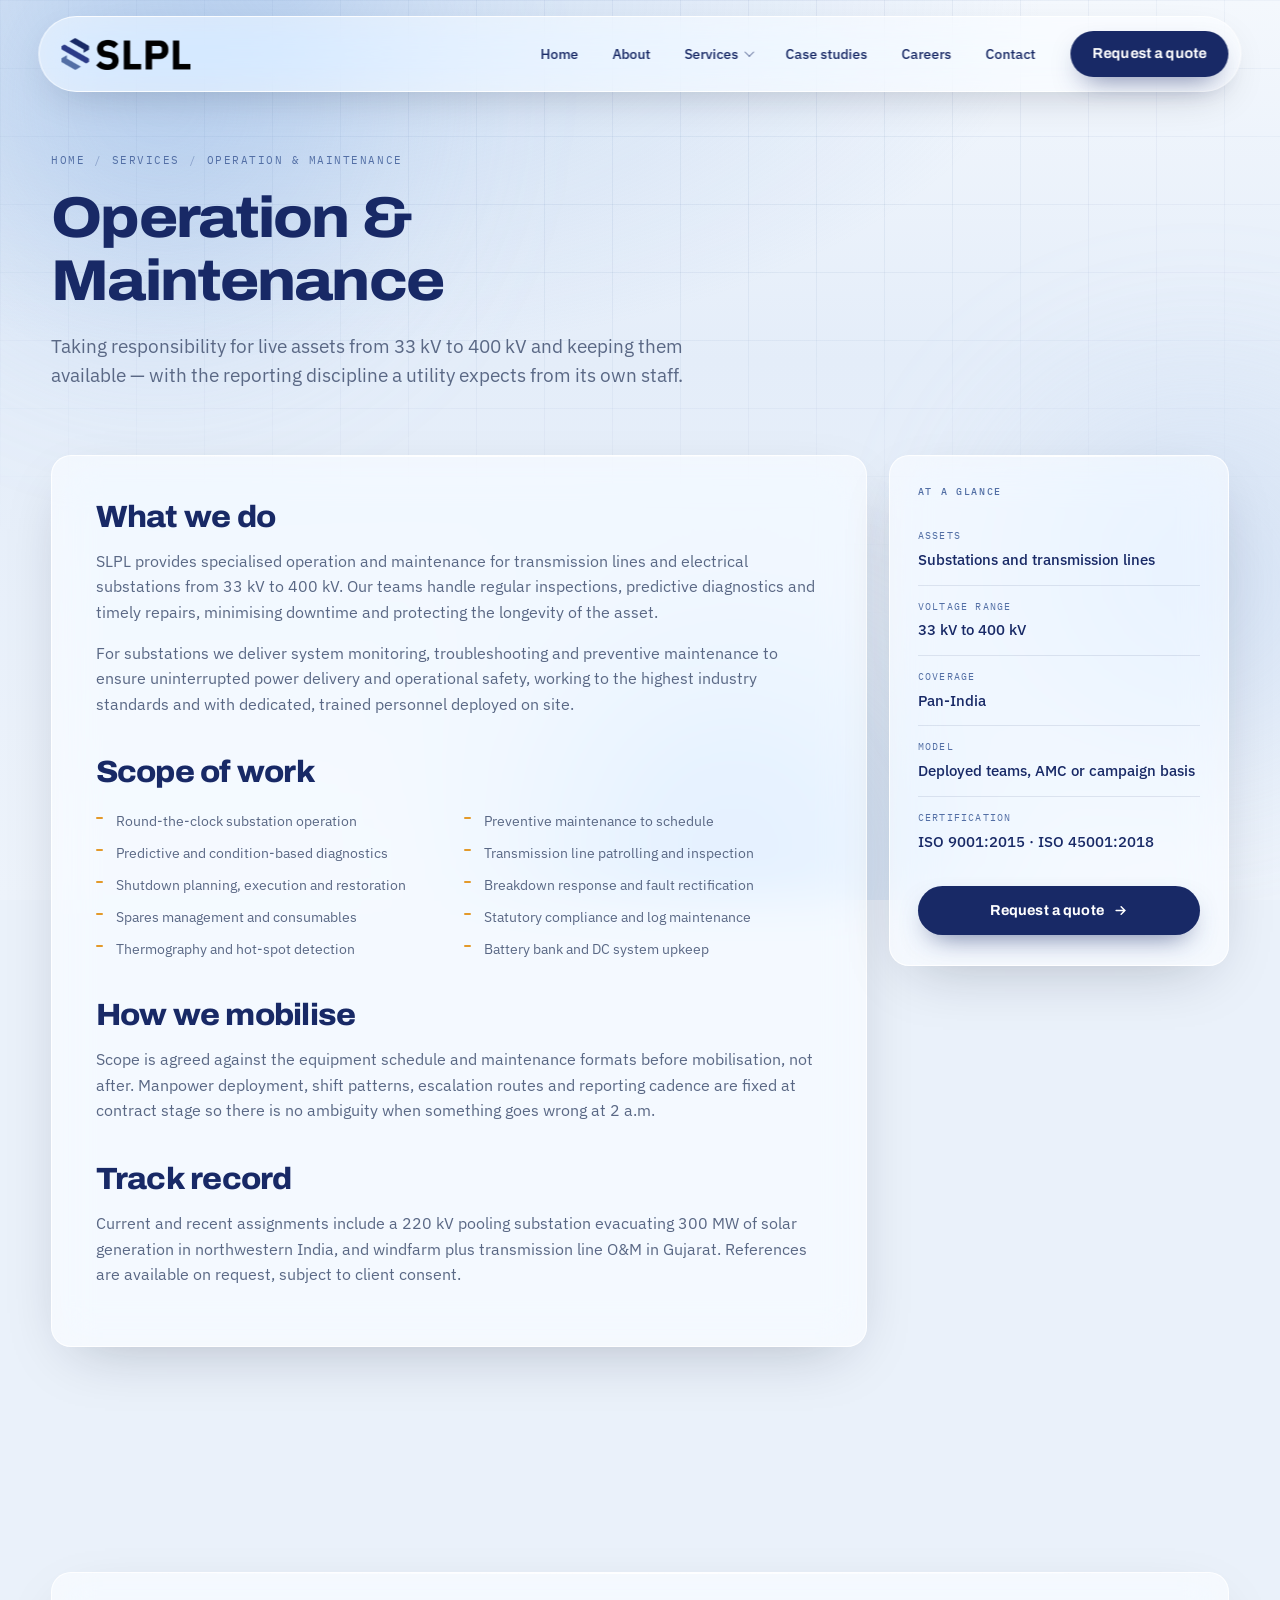
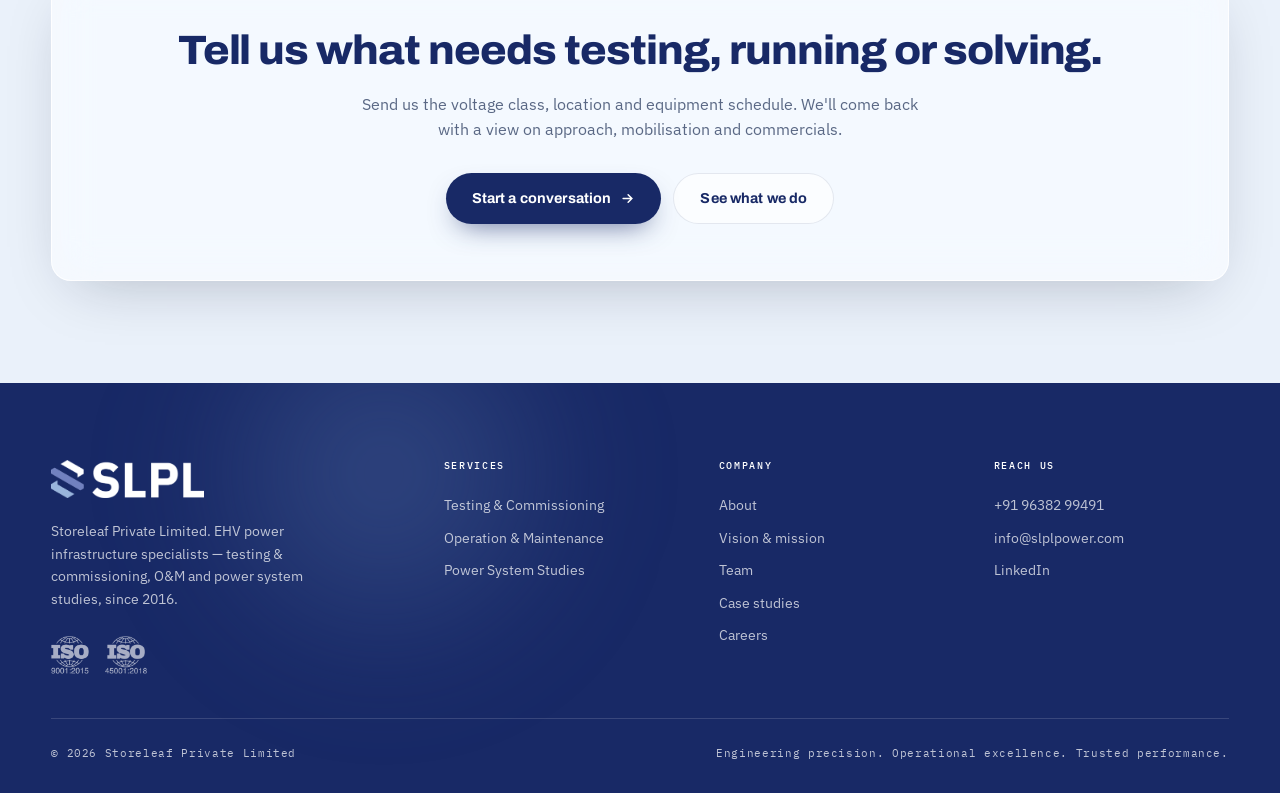
<file: service-om.html>
<!DOCTYPE html>
<html lang="en">
<head>
<meta charset="UTF-8">
<meta name="viewport" content="width=device-width, initial-scale=1">
<title>Operation &amp; Maintenance — SLPL</title>
<meta name="description" content="O&amp;M of EHV substations and transmission lines — inspections, predictive diagnostics, shutdown execution and breakdown response.">
<meta property="og:title" content="Operation &amp; Maintenance — SLPL">
<meta property="og:description" content="O&amp;M of EHV substations and transmission lines — inspections, predictive diagnostics, shutdown execution and breakdown response.">
<meta property="og:type" content="website">
<meta property="og:image" content="https://www.slplpower.com/assets/img/og-card.png">
<meta property="og:site_name" content="SLPL — Storeleaf Pvt. Ltd.">
<meta name="twitter:card" content="summary_large_image">
<meta name="twitter:image" content="https://www.slplpower.com/assets/img/og-card.png">
<meta name="theme-color" content="#182966">
<link rel="canonical" href="https://www.slplpower.com/service-om.html">
<link rel="icon" href="favicon.ico" sizes="any">
<link rel="icon" type="image/png" sizes="32x32" href="assets/icons/favicon-32.png">
<link rel="icon" type="image/png" sizes="16x16" href="assets/icons/favicon-16.png">
<link rel="apple-touch-icon" sizes="180x180" href="assets/icons/apple-touch-icon.png">
<link rel="manifest" href="site.webmanifest">
<link rel="preconnect" href="https://fonts.googleapis.com">
<link rel="preconnect" href="https://fonts.gstatic.com" crossorigin>
<link href="https://fonts.googleapis.com/css2?family=Archivo:ital,wdth,wght@0,75..125,400..900&family=IBM+Plex+Mono:wght@400;500;600&family=IBM+Plex+Sans:wght@400;500;600&display=swap" rel="stylesheet">
<link rel="stylesheet" href="assets/css/base.css">
<link rel="stylesheet" href="assets/css/pages.css">

</head>
<body>

<div class="field" aria-hidden="true">
  <div class="orb a"></div><div class="orb b"></div><div class="orb c"></div>
</div>
<a class="skip" href="#main">Skip to content</a>
<div class="scrim" id="scrim" aria-hidden="true"></div>
<nav class="nav" id="nav" aria-label="Main">
  <a href="index.html" aria-label="SLPL home"><img class="logo" src="assets/img/logo_full.png" alt="SLPL — Storeleaf Pvt. Ltd."></a>
  <div class="nav-links" id="links">
    <a href="index.html">Home</a>
    <a href="about.html">About</a>
    <div class="has-sub"><a href="services.html">Services</a><div class="sub"><a href="service-testing-commissioning.html">Testing &amp; Commissioning<span>Up to 765 kV</span></a><a href="service-om.html">Operation &amp; Maintenance<span>33&ndash;400 kV</span></a><a href="service-power-system-studies.html">Power System Studies<span>ETAP modelling</span></a></div></div>
    <a href="case-studies.html">Case studies</a>
    <a href="careers.html">Careers</a>
    <a href="contact.html">Contact</a>
  </div>
  <a href="contact.html" class="btn btn-solid">Request a quote</a>
  <button class="burger" id="burger" aria-label="Toggle menu" aria-expanded="false"><span></span></button>
</nav>
<main id="main">
<header class="page-hero">
  <div class="wrap">
    <p class="crumb load"><a href="index.html">Home</a><span>/</span><a href="services.html">Services</a><span>/</span>Operation &amp; Maintenance</p>
    <h1 class="load l2">Operation &amp; Maintenance</h1>
    <p class="lede load l3">Taking responsibility for live assets from 33 kV to 400 kV and keeping them available — with the reporting discipline a utility expects from its own staff.</p>
  </div>
</header>

<section class="band" style="padding-top:0">
  <div class="wrap detail">
    <div class="glass detail-main rv"><h2>What we do</h2><p>SLPL provides specialised operation and maintenance for transmission lines and electrical substations from 33 kV to 400 kV. Our teams handle regular inspections, predictive diagnostics and timely repairs, minimising downtime and protecting the longevity of the asset.</p><p>For substations we deliver system monitoring, troubleshooting and preventive maintenance to ensure uninterrupted power delivery and operational safety, working to the highest industry standards and with dedicated, trained personnel deployed on site.</p><h2>Scope of work</h2><ul><li>Round-the-clock substation operation</li><li>Preventive maintenance to schedule</li><li>Predictive and condition-based diagnostics</li><li>Transmission line patrolling and inspection</li><li>Shutdown planning, execution and restoration</li><li>Breakdown response and fault rectification</li><li>Spares management and consumables</li><li>Statutory compliance and log maintenance</li><li>Thermography and hot-spot detection</li><li>Battery bank and DC system upkeep</li></ul><h2>How we mobilise</h2><p>Scope is agreed against the equipment schedule and maintenance formats before mobilisation, not after. Manpower deployment, shift patterns, escalation routes and reporting cadence are fixed at contract stage so there is no ambiguity when something goes wrong at 2 a.m.</p><h2>Track record</h2><p>Current and recent assignments include a 220 kV pooling substation evacuating 300 MW of solar generation in northwestern India, and windfarm plus transmission line O&amp;M in Gujarat. References are available on request, subject to client consent.</p></div>
    <aside class="glass aside rv">
      <h4>At a glance</h4>
      <div class="spec"><span>Assets</span><p>Substations and transmission lines</p></div><div class="spec"><span>Voltage range</span><p>33 kV to 400 kV</p></div><div class="spec"><span>Coverage</span><p>Pan-India</p></div><div class="spec"><span>Model</span><p>Deployed teams, AMC or campaign basis</p></div><div class="spec"><span>Certification</span><p>ISO 9001:2015 · ISO 45001:2018</p></div>
      <a href="contact.html" class="btn btn-solid">Request a quote
        <svg aria-hidden="true" focusable="false" width="15" height="15" viewBox="0 0 24 24" fill="none" stroke="currentColor" stroke-width="2.4" stroke-linecap="round"><path d="M5 12h14M13 6l6 6-6 6"/></svg></a>
    </aside>
  </div>
</section>

<section class="band">
  <div class="wrap">
    <div class="glass cta-band rv">
      <h2>Tell us what needs testing, running or solving.</h2>
      <p>Send us the voltage class, location and equipment schedule. We'll come back with a
        view on approach, mobilisation and commercials.</p>
      <div class="hero-cta">
        <a href="contact.html" class="btn btn-solid">Start a conversation
          <svg aria-hidden="true" focusable="false" width="15" height="15" viewBox="0 0 24 24" fill="none" stroke="currentColor" stroke-width="2.4" stroke-linecap="round"><path d="M5 12h14M13 6l6 6-6 6"/></svg></a>
        <a href="services.html" class="btn btn-ghost">See what we do</a>
      </div>
    </div>
  </div>
</section>

</main>
<footer>
  <div class="wrap">
    <div class="f-grid">
      <div>
        <img class="flogo" src="assets/img/logo_full_white.png" alt="SLPL">
        <p>Storeleaf Private Limited. EHV power infrastructure specialists — testing &amp;
          commissioning, O&amp;M and power system studies, since 2016.</p>
        <div class="f-iso">
          <img src="assets/img/iso_9001.png" alt="ISO 9001:2015">
          <img src="assets/img/iso_45001.png" alt="ISO 45001:2018">
        </div>
      </div>
      <div class="f-col"><h4>Services</h4>
        <a href="service-testing-commissioning.html">Testing &amp; Commissioning</a>
        <a href="service-om.html">Operation &amp; Maintenance</a>
        <a href="service-power-system-studies.html">Power System Studies</a>
      </div>
      <div class="f-col"><h4>Company</h4>
        <a href="about.html">About</a><a href="about.html#vision">Vision &amp; mission</a>
        <a href="about.html#team">Team</a><a href="case-studies.html">Case studies</a>
        <a href="careers.html">Careers</a>
      </div>
      <div class="f-col"><h4>Reach us</h4>
        <a href="tel:+919638299491">+91 96382 99491</a>
        <a href="mailto:info@slplpower.com">info@slplpower.com</a>
        <a href="https://www.linkedin.com/company/slplpower" target="_blank" rel="noopener">LinkedIn</a>
      </div>
    </div>
    <div class="f-bot">
      <span>© <span id="yr">2026</span> Storeleaf Private Limited</span>
      <span>Engineering precision. Operational excellence. Trusted performance.</span>
    </div>
  </div>
</footer>

<script src="assets/js/base.js"></script>
</body>
</html>
</file>
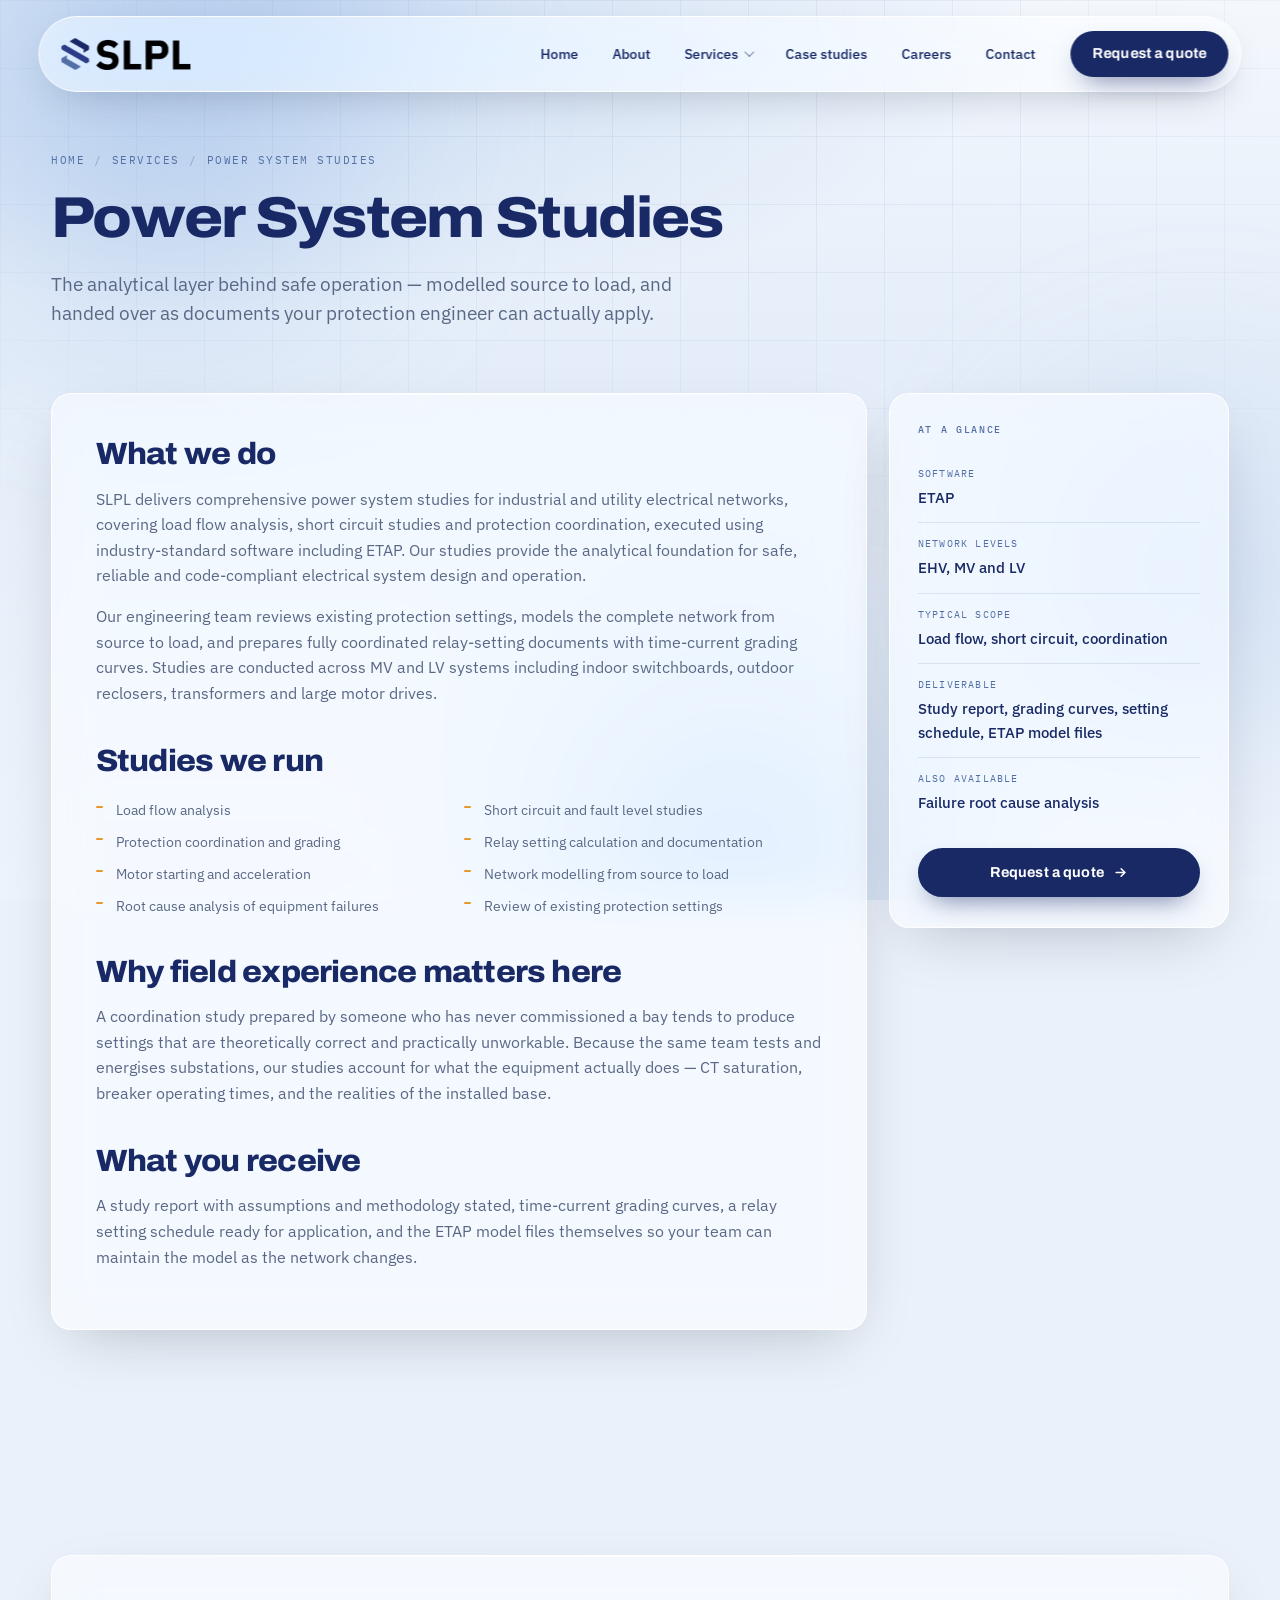
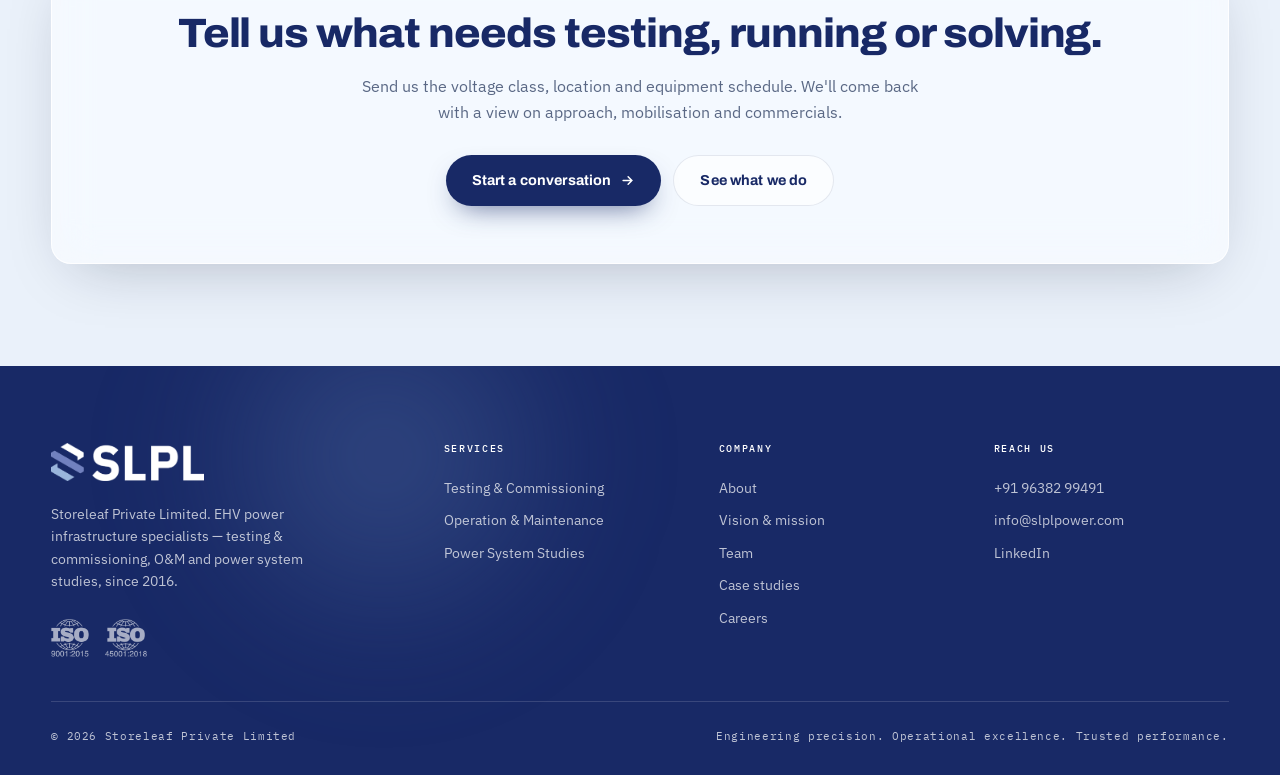
<file: service-power-system-studies.html>
<!DOCTYPE html>
<html lang="en">
<head>
<meta charset="UTF-8">
<meta name="viewport" content="width=device-width, initial-scale=1">
<title>Power System Studies — SLPL</title>
<meta name="description" content="ETAP load flow, short circuit and protection coordination studies for industrial and utility electrical networks.">
<meta property="og:title" content="Power System Studies — SLPL">
<meta property="og:description" content="ETAP load flow, short circuit and protection coordination studies for industrial and utility electrical networks.">
<meta property="og:type" content="website">
<meta property="og:image" content="https://www.slplpower.com/assets/img/og-card.png">
<meta property="og:site_name" content="SLPL — Storeleaf Pvt. Ltd.">
<meta name="twitter:card" content="summary_large_image">
<meta name="twitter:image" content="https://www.slplpower.com/assets/img/og-card.png">
<meta name="theme-color" content="#182966">
<link rel="canonical" href="https://www.slplpower.com/service-power-system-studies.html">
<link rel="icon" href="favicon.ico" sizes="any">
<link rel="icon" type="image/png" sizes="32x32" href="assets/icons/favicon-32.png">
<link rel="icon" type="image/png" sizes="16x16" href="assets/icons/favicon-16.png">
<link rel="apple-touch-icon" sizes="180x180" href="assets/icons/apple-touch-icon.png">
<link rel="manifest" href="site.webmanifest">
<link rel="preconnect" href="https://fonts.googleapis.com">
<link rel="preconnect" href="https://fonts.gstatic.com" crossorigin>
<link href="https://fonts.googleapis.com/css2?family=Archivo:ital,wdth,wght@0,75..125,400..900&family=IBM+Plex+Mono:wght@400;500;600&family=IBM+Plex+Sans:wght@400;500;600&display=swap" rel="stylesheet">
<link rel="stylesheet" href="assets/css/base.css">
<link rel="stylesheet" href="assets/css/pages.css">

</head>
<body>

<div class="field" aria-hidden="true">
  <div class="orb a"></div><div class="orb b"></div><div class="orb c"></div>
</div>
<a class="skip" href="#main">Skip to content</a>
<div class="scrim" id="scrim" aria-hidden="true"></div>
<nav class="nav" id="nav" aria-label="Main">
  <a href="index.html" aria-label="SLPL home"><img class="logo" src="assets/img/logo_full.png" alt="SLPL — Storeleaf Pvt. Ltd."></a>
  <div class="nav-links" id="links">
    <a href="index.html">Home</a>
    <a href="about.html">About</a>
    <div class="has-sub"><a href="services.html">Services</a><div class="sub"><a href="service-testing-commissioning.html">Testing &amp; Commissioning<span>Up to 765 kV</span></a><a href="service-om.html">Operation &amp; Maintenance<span>33&ndash;400 kV</span></a><a href="service-power-system-studies.html">Power System Studies<span>ETAP modelling</span></a></div></div>
    <a href="case-studies.html">Case studies</a>
    <a href="careers.html">Careers</a>
    <a href="contact.html">Contact</a>
  </div>
  <a href="contact.html" class="btn btn-solid">Request a quote</a>
  <button class="burger" id="burger" aria-label="Toggle menu" aria-expanded="false"><span></span></button>
</nav>
<main id="main">
<header class="page-hero">
  <div class="wrap">
    <p class="crumb load"><a href="index.html">Home</a><span>/</span><a href="services.html">Services</a><span>/</span>Power System Studies</p>
    <h1 class="load l2">Power System Studies</h1>
    <p class="lede load l3">The analytical layer behind safe operation — modelled source to load, and handed over as documents your protection engineer can actually apply.</p>
  </div>
</header>

<section class="band" style="padding-top:0">
  <div class="wrap detail">
    <div class="glass detail-main rv"><h2>What we do</h2><p>SLPL delivers comprehensive power system studies for industrial and utility electrical networks, covering load flow analysis, short circuit studies and protection coordination, executed using industry-standard software including ETAP. Our studies provide the analytical foundation for safe, reliable and code-compliant electrical system design and operation.</p><p>Our engineering team reviews existing protection settings, models the complete network from source to load, and prepares fully coordinated relay-setting documents with time-current grading curves. Studies are conducted across MV and LV systems including indoor switchboards, outdoor reclosers, transformers and large motor drives.</p><h2>Studies we run</h2><ul><li>Load flow analysis</li><li>Short circuit and fault level studies</li><li>Protection coordination and grading</li><li>Relay setting calculation and documentation</li><li>Motor starting and acceleration</li><li>Network modelling from source to load</li><li>Root cause analysis of equipment failures</li><li>Review of existing protection settings</li></ul><h2>Why field experience matters here</h2><p>A coordination study prepared by someone who has never commissioned a bay tends to produce settings that are theoretically correct and practically unworkable. Because the same team tests and energises substations, our studies account for what the equipment actually does — CT saturation, breaker operating times, and the realities of the installed base.</p><h2>What you receive</h2><p>A study report with assumptions and methodology stated, time-current grading curves, a relay setting schedule ready for application, and the ETAP model files themselves so your team can maintain the model as the network changes.</p></div>
    <aside class="glass aside rv">
      <h4>At a glance</h4>
      <div class="spec"><span>Software</span><p>ETAP</p></div><div class="spec"><span>Network levels</span><p>EHV, MV and LV</p></div><div class="spec"><span>Typical scope</span><p>Load flow, short circuit, coordination</p></div><div class="spec"><span>Deliverable</span><p>Study report, grading curves, setting schedule, ETAP model files</p></div><div class="spec"><span>Also available</span><p>Failure root cause analysis</p></div>
      <a href="contact.html" class="btn btn-solid">Request a quote
        <svg aria-hidden="true" focusable="false" width="15" height="15" viewBox="0 0 24 24" fill="none" stroke="currentColor" stroke-width="2.4" stroke-linecap="round"><path d="M5 12h14M13 6l6 6-6 6"/></svg></a>
    </aside>
  </div>
</section>

<section class="band">
  <div class="wrap">
    <div class="glass cta-band rv">
      <h2>Tell us what needs testing, running or solving.</h2>
      <p>Send us the voltage class, location and equipment schedule. We'll come back with a
        view on approach, mobilisation and commercials.</p>
      <div class="hero-cta">
        <a href="contact.html" class="btn btn-solid">Start a conversation
          <svg aria-hidden="true" focusable="false" width="15" height="15" viewBox="0 0 24 24" fill="none" stroke="currentColor" stroke-width="2.4" stroke-linecap="round"><path d="M5 12h14M13 6l6 6-6 6"/></svg></a>
        <a href="services.html" class="btn btn-ghost">See what we do</a>
      </div>
    </div>
  </div>
</section>

</main>
<footer>
  <div class="wrap">
    <div class="f-grid">
      <div>
        <img class="flogo" src="assets/img/logo_full_white.png" alt="SLPL">
        <p>Storeleaf Private Limited. EHV power infrastructure specialists — testing &amp;
          commissioning, O&amp;M and power system studies, since 2016.</p>
        <div class="f-iso">
          <img src="assets/img/iso_9001.png" alt="ISO 9001:2015">
          <img src="assets/img/iso_45001.png" alt="ISO 45001:2018">
        </div>
      </div>
      <div class="f-col"><h4>Services</h4>
        <a href="service-testing-commissioning.html">Testing &amp; Commissioning</a>
        <a href="service-om.html">Operation &amp; Maintenance</a>
        <a href="service-power-system-studies.html">Power System Studies</a>
      </div>
      <div class="f-col"><h4>Company</h4>
        <a href="about.html">About</a><a href="about.html#vision">Vision &amp; mission</a>
        <a href="about.html#team">Team</a><a href="case-studies.html">Case studies</a>
        <a href="careers.html">Careers</a>
      </div>
      <div class="f-col"><h4>Reach us</h4>
        <a href="tel:+919638299491">+91 96382 99491</a>
        <a href="mailto:info@slplpower.com">info@slplpower.com</a>
        <a href="https://www.linkedin.com/company/slplpower" target="_blank" rel="noopener">LinkedIn</a>
      </div>
    </div>
    <div class="f-bot">
      <span>© <span id="yr">2026</span> Storeleaf Private Limited</span>
      <span>Engineering precision. Operational excellence. Trusted performance.</span>
    </div>
  </div>
</footer>

<script src="assets/js/base.js"></script>
</body>
</html>
</file>
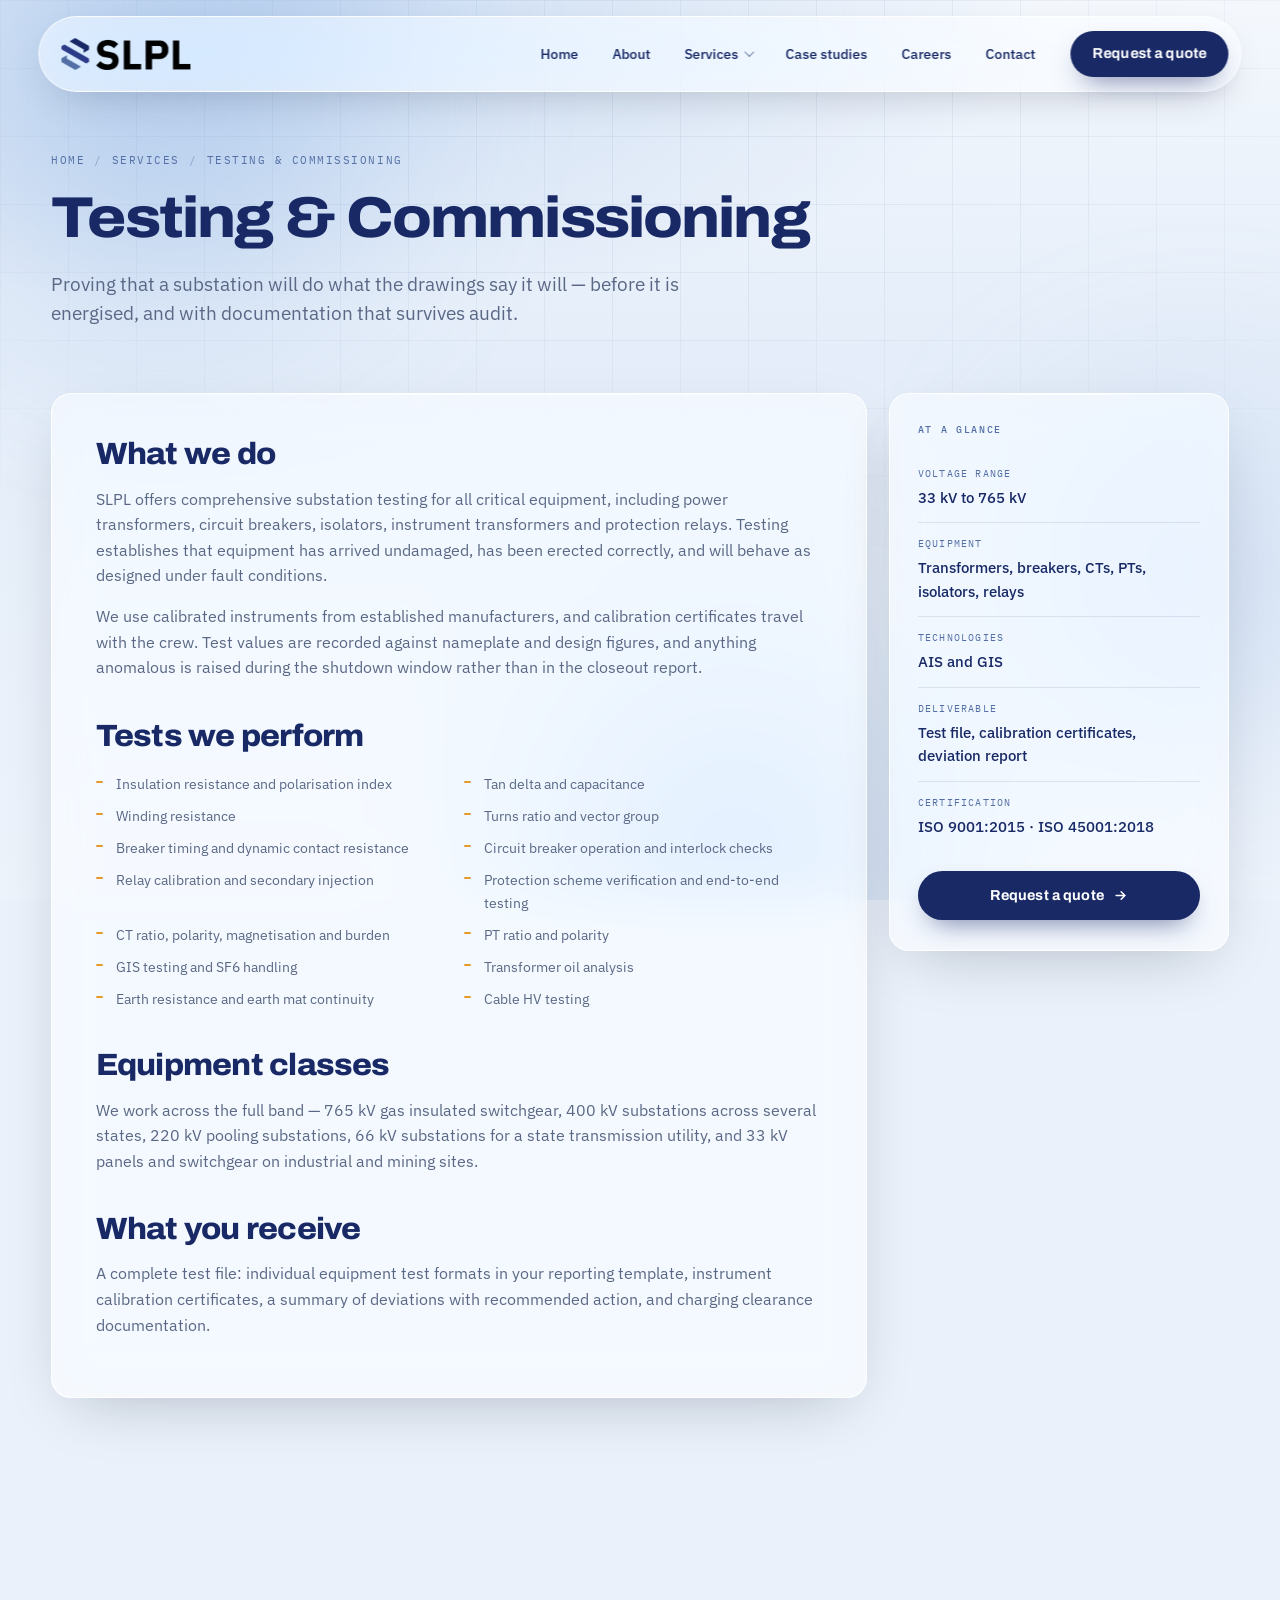
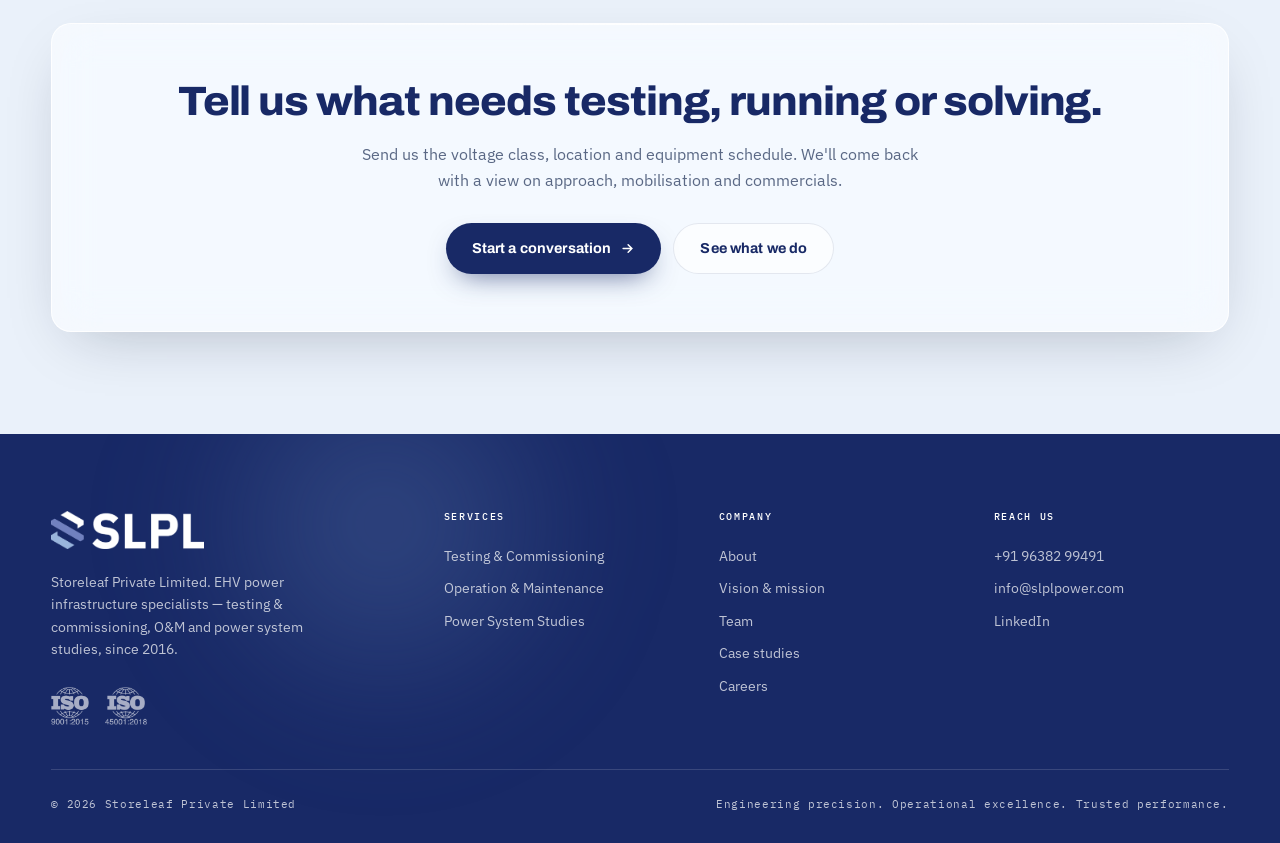
<file: service-testing-commissioning.html>
<!DOCTYPE html>
<html lang="en">
<head>
<meta charset="UTF-8">
<meta name="viewport" content="width=device-width, initial-scale=1">
<title>Testing &amp; Commissioning — SLPL</title>
<meta name="description" content="Pre-commissioning, charging and diagnostic testing of EHV substation equipment up to 765 kV.">
<meta property="og:title" content="Testing &amp; Commissioning — SLPL">
<meta property="og:description" content="Pre-commissioning, charging and diagnostic testing of EHV substation equipment up to 765 kV.">
<meta property="og:type" content="website">
<meta property="og:image" content="https://www.slplpower.com/assets/img/og-card.png">
<meta property="og:site_name" content="SLPL — Storeleaf Pvt. Ltd.">
<meta name="twitter:card" content="summary_large_image">
<meta name="twitter:image" content="https://www.slplpower.com/assets/img/og-card.png">
<meta name="theme-color" content="#182966">
<link rel="canonical" href="https://www.slplpower.com/service-testing-commissioning.html">
<link rel="icon" href="favicon.ico" sizes="any">
<link rel="icon" type="image/png" sizes="32x32" href="assets/icons/favicon-32.png">
<link rel="icon" type="image/png" sizes="16x16" href="assets/icons/favicon-16.png">
<link rel="apple-touch-icon" sizes="180x180" href="assets/icons/apple-touch-icon.png">
<link rel="manifest" href="site.webmanifest">
<link rel="preconnect" href="https://fonts.googleapis.com">
<link rel="preconnect" href="https://fonts.gstatic.com" crossorigin>
<link href="https://fonts.googleapis.com/css2?family=Archivo:ital,wdth,wght@0,75..125,400..900&family=IBM+Plex+Mono:wght@400;500;600&family=IBM+Plex+Sans:wght@400;500;600&display=swap" rel="stylesheet">
<link rel="stylesheet" href="assets/css/base.css">
<link rel="stylesheet" href="assets/css/pages.css">

</head>
<body>

<div class="field" aria-hidden="true">
  <div class="orb a"></div><div class="orb b"></div><div class="orb c"></div>
</div>
<a class="skip" href="#main">Skip to content</a>
<div class="scrim" id="scrim" aria-hidden="true"></div>
<nav class="nav" id="nav" aria-label="Main">
  <a href="index.html" aria-label="SLPL home"><img class="logo" src="assets/img/logo_full.png" alt="SLPL — Storeleaf Pvt. Ltd."></a>
  <div class="nav-links" id="links">
    <a href="index.html">Home</a>
    <a href="about.html">About</a>
    <div class="has-sub"><a href="services.html">Services</a><div class="sub"><a href="service-testing-commissioning.html">Testing &amp; Commissioning<span>Up to 765 kV</span></a><a href="service-om.html">Operation &amp; Maintenance<span>33&ndash;400 kV</span></a><a href="service-power-system-studies.html">Power System Studies<span>ETAP modelling</span></a></div></div>
    <a href="case-studies.html">Case studies</a>
    <a href="careers.html">Careers</a>
    <a href="contact.html">Contact</a>
  </div>
  <a href="contact.html" class="btn btn-solid">Request a quote</a>
  <button class="burger" id="burger" aria-label="Toggle menu" aria-expanded="false"><span></span></button>
</nav>
<main id="main">
<header class="page-hero">
  <div class="wrap">
    <p class="crumb load"><a href="index.html">Home</a><span>/</span><a href="services.html">Services</a><span>/</span>Testing &amp; Commissioning</p>
    <h1 class="load l2">Testing &amp; Commissioning</h1>
    <p class="lede load l3">Proving that a substation will do what the drawings say it will — before it is energised, and with documentation that survives audit.</p>
  </div>
</header>

<section class="band" style="padding-top:0">
  <div class="wrap detail">
    <div class="glass detail-main rv"><h2>What we do</h2><p>SLPL offers comprehensive substation testing for all critical equipment, including power transformers, circuit breakers, isolators, instrument transformers and protection relays. Testing establishes that equipment has arrived undamaged, has been erected correctly, and will behave as designed under fault conditions.</p><p>We use calibrated instruments from established manufacturers, and calibration certificates travel with the crew. Test values are recorded against nameplate and design figures, and anything anomalous is raised during the shutdown window rather than in the closeout report.</p><h2>Tests we perform</h2><ul><li>Insulation resistance and polarisation index</li><li>Tan delta and capacitance</li><li>Winding resistance</li><li>Turns ratio and vector group</li><li>Breaker timing and dynamic contact resistance</li><li>Circuit breaker operation and interlock checks</li><li>Relay calibration and secondary injection</li><li>Protection scheme verification and end-to-end testing</li><li>CT ratio, polarity, magnetisation and burden</li><li>PT ratio and polarity</li><li>GIS testing and SF6 handling</li><li>Transformer oil analysis</li><li>Earth resistance and earth mat continuity</li><li>Cable HV testing</li></ul><h2>Equipment classes</h2><p>We work across the full band — 765 kV gas insulated switchgear, 400 kV substations across several states, 220 kV pooling substations, 66 kV substations for a state transmission utility, and 33 kV panels and switchgear on industrial and mining sites.</p><h2>What you receive</h2><p>A complete test file: individual equipment test formats in your reporting template, instrument calibration certificates, a summary of deviations with recommended action, and charging clearance documentation.</p></div>
    <aside class="glass aside rv">
      <h4>At a glance</h4>
      <div class="spec"><span>Voltage range</span><p>33 kV to 765 kV</p></div><div class="spec"><span>Equipment</span><p>Transformers, breakers, CTs, PTs, isolators, relays</p></div><div class="spec"><span>Technologies</span><p>AIS and GIS</p></div><div class="spec"><span>Deliverable</span><p>Test file, calibration certificates, deviation report</p></div><div class="spec"><span>Certification</span><p>ISO 9001:2015 · ISO 45001:2018</p></div>
      <a href="contact.html" class="btn btn-solid">Request a quote
        <svg aria-hidden="true" focusable="false" width="15" height="15" viewBox="0 0 24 24" fill="none" stroke="currentColor" stroke-width="2.4" stroke-linecap="round"><path d="M5 12h14M13 6l6 6-6 6"/></svg></a>
    </aside>
  </div>
</section>

<section class="band">
  <div class="wrap">
    <div class="glass cta-band rv">
      <h2>Tell us what needs testing, running or solving.</h2>
      <p>Send us the voltage class, location and equipment schedule. We'll come back with a
        view on approach, mobilisation and commercials.</p>
      <div class="hero-cta">
        <a href="contact.html" class="btn btn-solid">Start a conversation
          <svg aria-hidden="true" focusable="false" width="15" height="15" viewBox="0 0 24 24" fill="none" stroke="currentColor" stroke-width="2.4" stroke-linecap="round"><path d="M5 12h14M13 6l6 6-6 6"/></svg></a>
        <a href="services.html" class="btn btn-ghost">See what we do</a>
      </div>
    </div>
  </div>
</section>

</main>
<footer>
  <div class="wrap">
    <div class="f-grid">
      <div>
        <img class="flogo" src="assets/img/logo_full_white.png" alt="SLPL">
        <p>Storeleaf Private Limited. EHV power infrastructure specialists — testing &amp;
          commissioning, O&amp;M and power system studies, since 2016.</p>
        <div class="f-iso">
          <img src="assets/img/iso_9001.png" alt="ISO 9001:2015">
          <img src="assets/img/iso_45001.png" alt="ISO 45001:2018">
        </div>
      </div>
      <div class="f-col"><h4>Services</h4>
        <a href="service-testing-commissioning.html">Testing &amp; Commissioning</a>
        <a href="service-om.html">Operation &amp; Maintenance</a>
        <a href="service-power-system-studies.html">Power System Studies</a>
      </div>
      <div class="f-col"><h4>Company</h4>
        <a href="about.html">About</a><a href="about.html#vision">Vision &amp; mission</a>
        <a href="about.html#team">Team</a><a href="case-studies.html">Case studies</a>
        <a href="careers.html">Careers</a>
      </div>
      <div class="f-col"><h4>Reach us</h4>
        <a href="tel:+919638299491">+91 96382 99491</a>
        <a href="mailto:info@slplpower.com">info@slplpower.com</a>
        <a href="https://www.linkedin.com/company/slplpower" target="_blank" rel="noopener">LinkedIn</a>
      </div>
    </div>
    <div class="f-bot">
      <span>© <span id="yr">2026</span> Storeleaf Private Limited</span>
      <span>Engineering precision. Operational excellence. Trusted performance.</span>
    </div>
  </div>
</footer>

<script src="assets/js/base.js"></script>
</body>
</html>
</file>
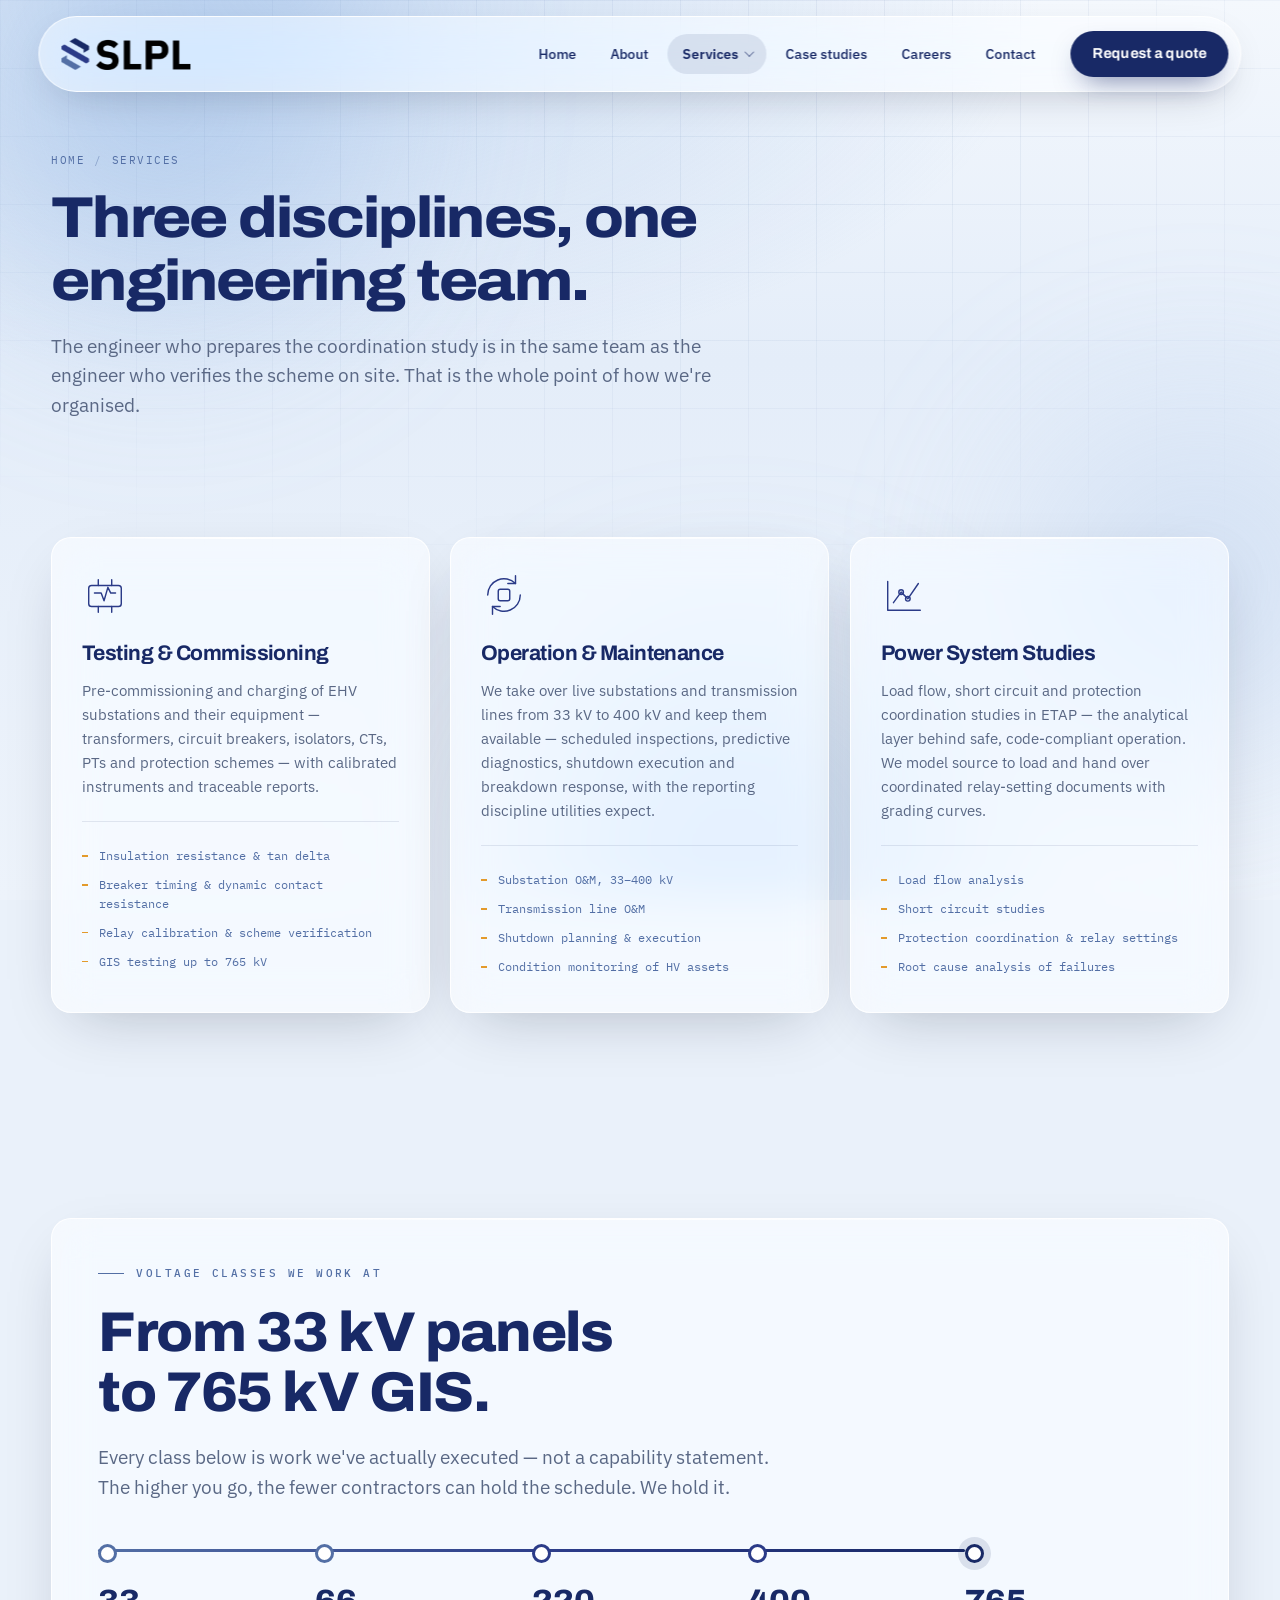
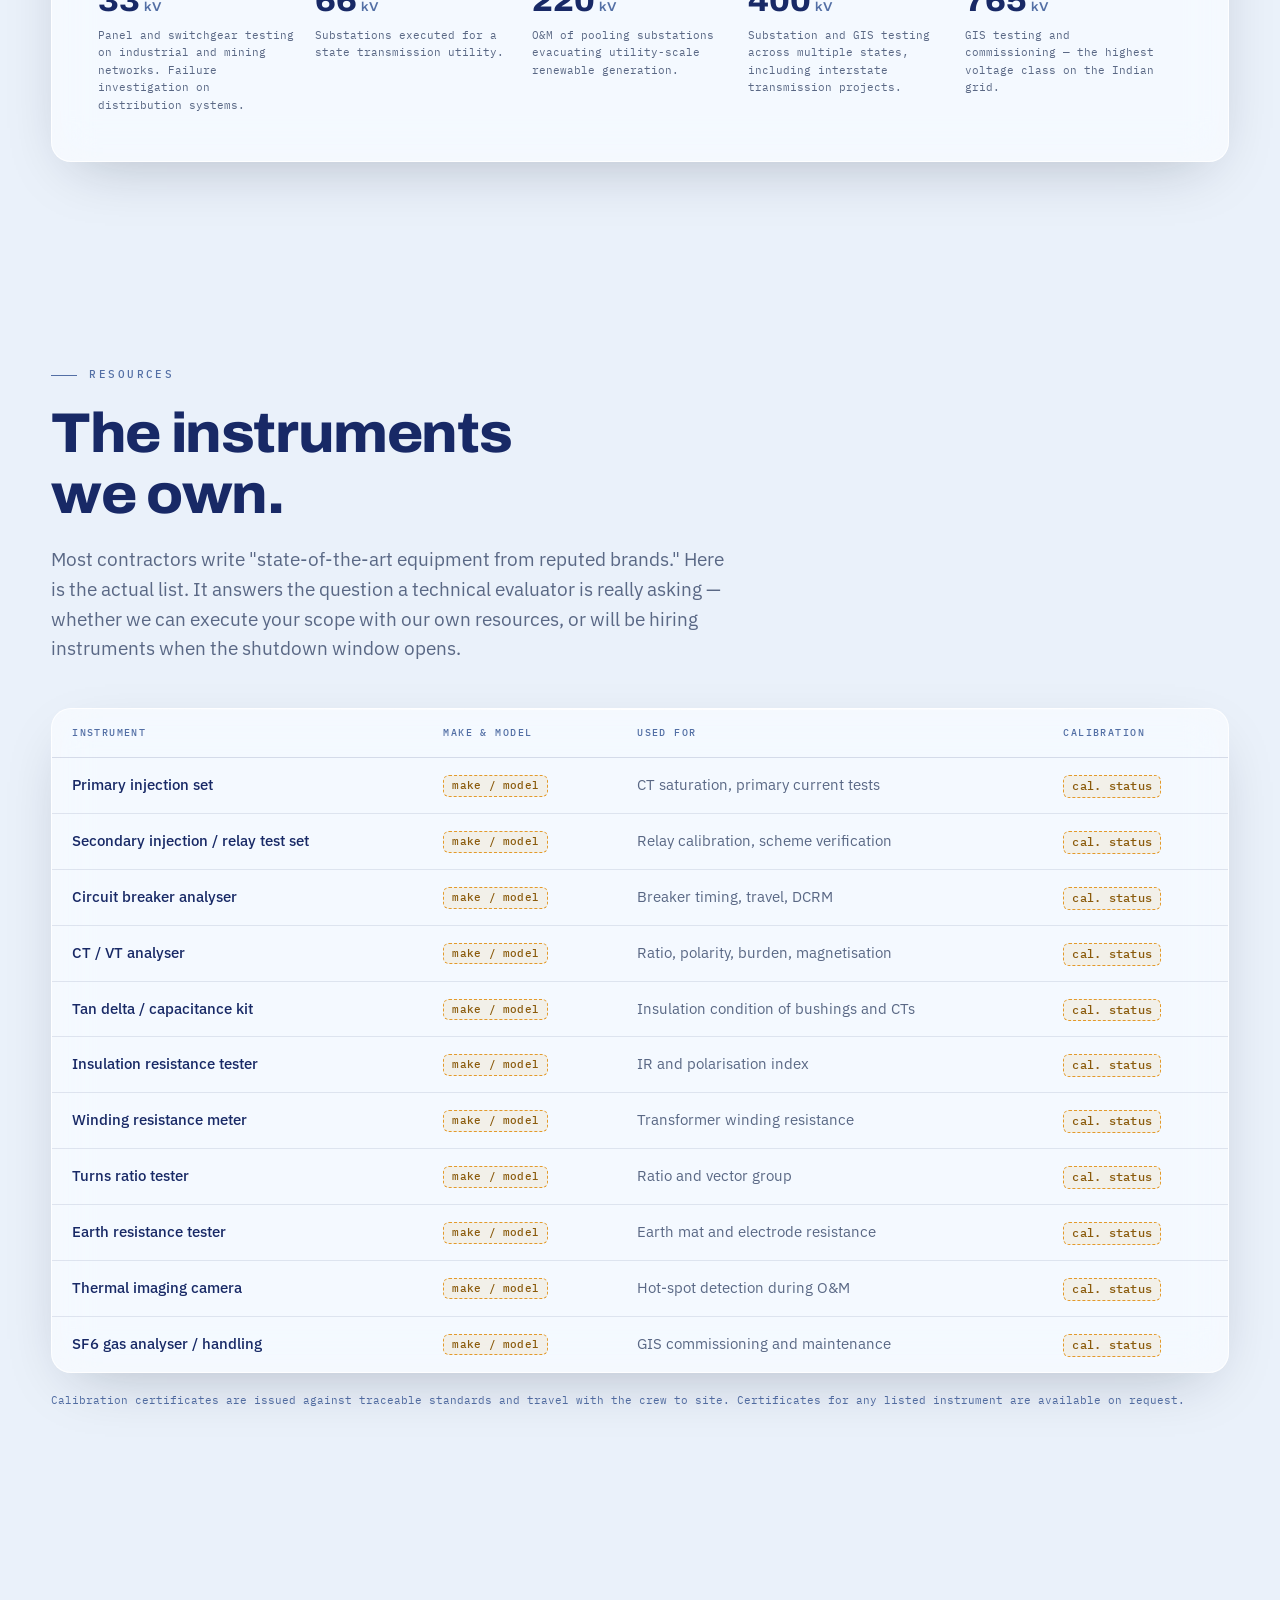
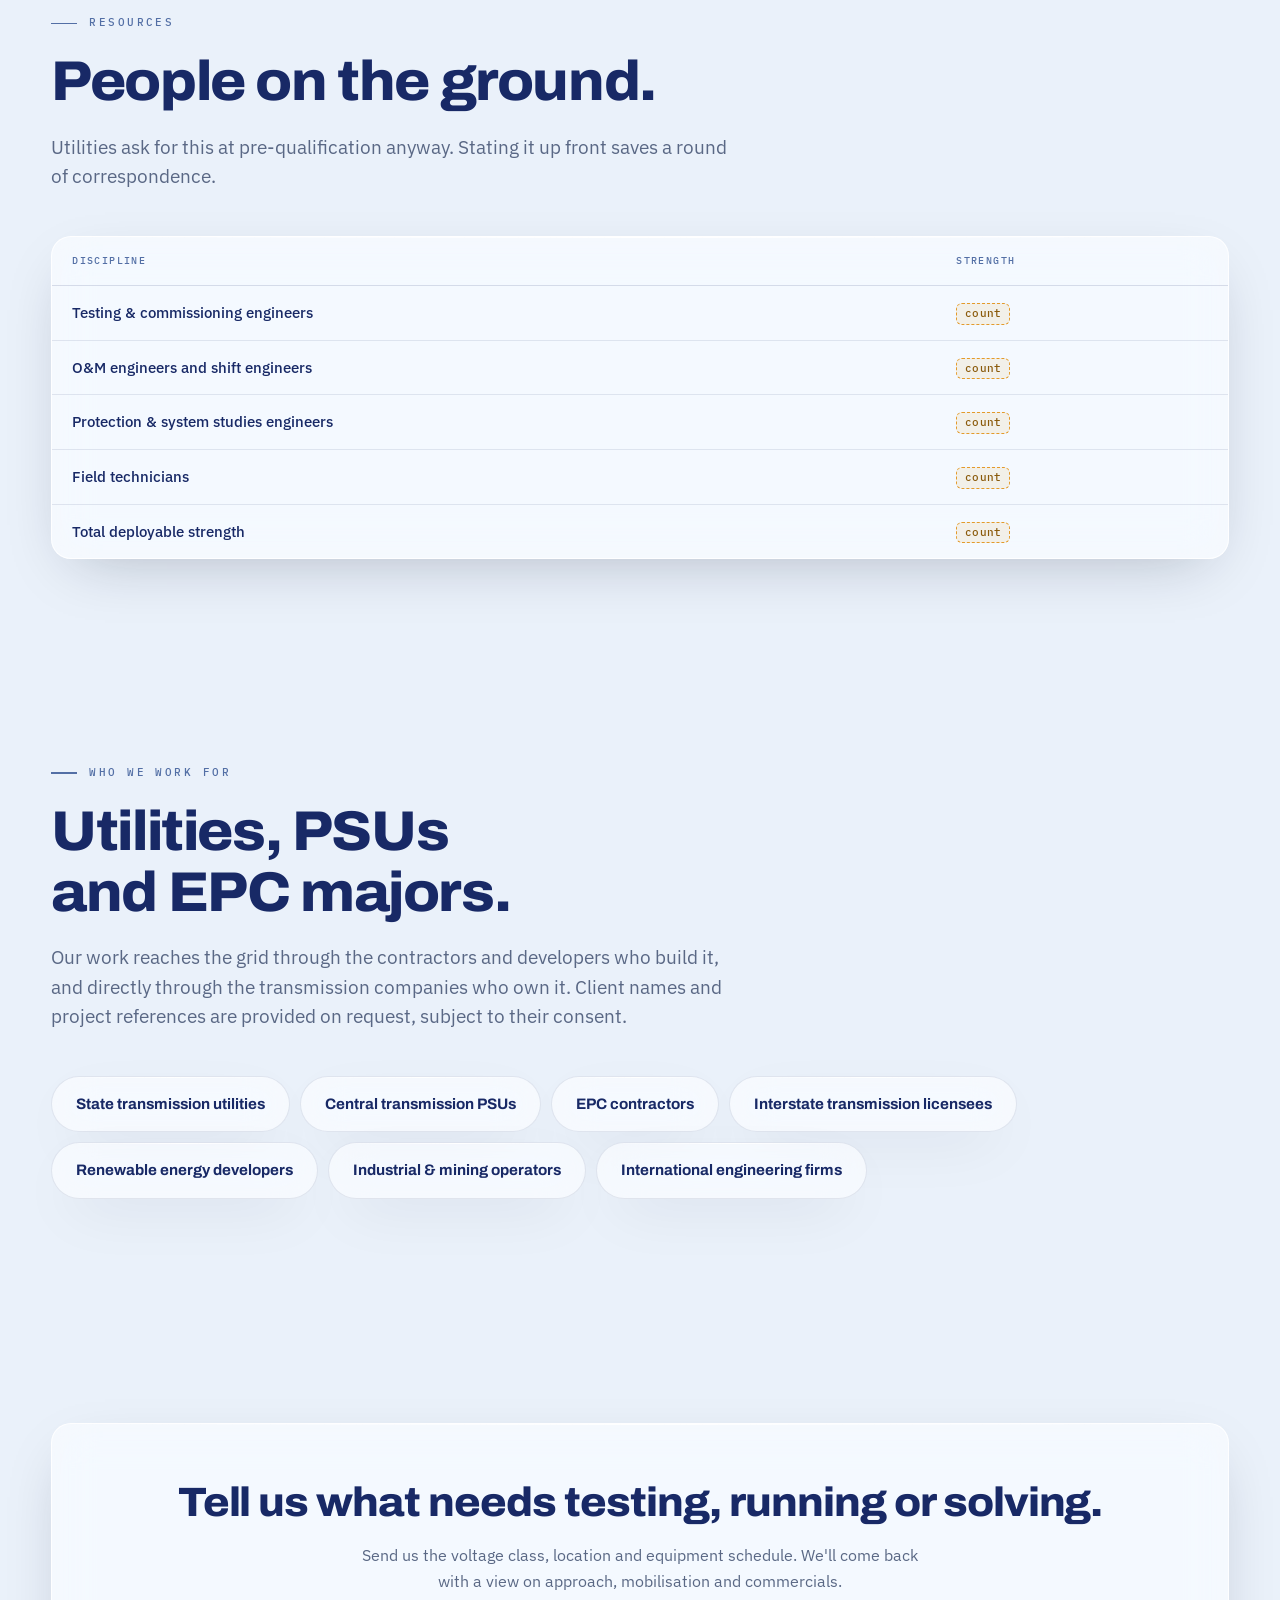
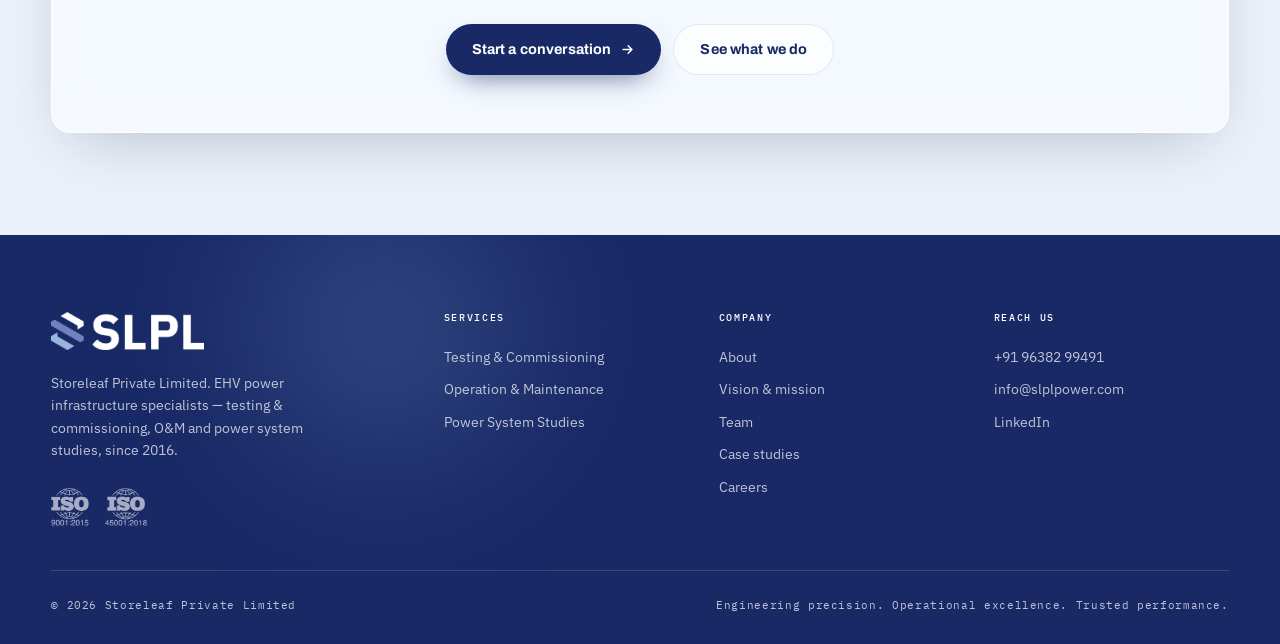
<file: services.html>
<!DOCTYPE html>
<html lang="en">
<head>
<meta charset="UTF-8">
<meta name="viewport" content="width=device-width, initial-scale=1">
<title>Services — SLPL | EHV Testing, O&amp;M and Power System Studies</title>
<meta name="description" content="Testing &amp; commissioning up to 765 kV, operation &amp; maintenance of EHV substations and transmission lines, and ETAP power system studies.">
<meta property="og:title" content="Services — SLPL | EHV Testing, O&amp;M and Power System Studies">
<meta property="og:description" content="Testing &amp; commissioning up to 765 kV, operation &amp; maintenance of EHV substations and transmission lines, and ETAP power system studies.">
<meta property="og:type" content="website">
<meta property="og:image" content="https://www.slplpower.com/assets/img/og-card.png">
<meta property="og:site_name" content="SLPL — Storeleaf Pvt. Ltd.">
<meta name="twitter:card" content="summary_large_image">
<meta name="twitter:image" content="https://www.slplpower.com/assets/img/og-card.png">
<meta name="theme-color" content="#182966">
<link rel="canonical" href="https://www.slplpower.com/services.html">
<link rel="icon" href="favicon.ico" sizes="any">
<link rel="icon" type="image/png" sizes="32x32" href="assets/icons/favicon-32.png">
<link rel="icon" type="image/png" sizes="16x16" href="assets/icons/favicon-16.png">
<link rel="apple-touch-icon" sizes="180x180" href="assets/icons/apple-touch-icon.png">
<link rel="manifest" href="site.webmanifest">
<link rel="preconnect" href="https://fonts.googleapis.com">
<link rel="preconnect" href="https://fonts.gstatic.com" crossorigin>
<link href="https://fonts.googleapis.com/css2?family=Archivo:ital,wdth,wght@0,75..125,400..900&family=IBM+Plex+Mono:wght@400;500;600&family=IBM+Plex+Sans:wght@400;500;600&display=swap" rel="stylesheet">
<link rel="stylesheet" href="assets/css/base.css">
<link rel="stylesheet" href="assets/css/pages.css">

</head>
<body>

<div class="field" aria-hidden="true">
  <div class="orb a"></div><div class="orb b"></div><div class="orb c"></div>
</div>
<a class="skip" href="#main">Skip to content</a>
<div class="scrim" id="scrim" aria-hidden="true"></div>
<nav class="nav" id="nav" aria-label="Main">
  <a href="index.html" aria-label="SLPL home"><img class="logo" src="assets/img/logo_full.png" alt="SLPL — Storeleaf Pvt. Ltd."></a>
  <div class="nav-links" id="links">
    <a href="index.html">Home</a>
    <a href="about.html">About</a>
    <div class="has-sub"><a href="services.html" aria-current="page">Services</a><div class="sub"><a href="service-testing-commissioning.html">Testing &amp; Commissioning<span>Up to 765 kV</span></a><a href="service-om.html">Operation &amp; Maintenance<span>33&ndash;400 kV</span></a><a href="service-power-system-studies.html">Power System Studies<span>ETAP modelling</span></a></div></div>
    <a href="case-studies.html">Case studies</a>
    <a href="careers.html">Careers</a>
    <a href="contact.html">Contact</a>
  </div>
  <a href="contact.html" class="btn btn-solid">Request a quote</a>
  <button class="burger" id="burger" aria-label="Toggle menu" aria-expanded="false"><span></span></button>
</nav>
<main id="main">
<header class="page-hero">
  <div class="wrap">
    <p class="crumb load"><a href="index.html">Home</a><span>/</span>Services</p>
    <h1 class="load l2">Three disciplines, one engineering team.</h1>
    <p class="lede load l3">The engineer who prepares the coordination study is in the same team as the engineer who verifies the scheme on site. That is the whole point of how we're organised.</p>
  </div>
</header>

<section class="band" style="padding-top:0">
  <div class="wrap">

    <div class="svc-grid stg">
      <a class="glass svc tilt" href="service-testing-commissioning.html">
        <svg aria-hidden="true" focusable="false" class="ic" viewBox="0 0 48 48" stroke-linecap="round" stroke-linejoin="round">
          <rect x="7" y="14" width="34" height="22" rx="3"/><path d="M13 22h7l3 8 4-14 3 6h5"/>
          <path d="M17 14V8M31 14V8M17 42v-6M31 42v-6"/></svg>
        <h3>Testing &amp; Commissioning</h3>
        <p>Pre-commissioning and charging of EHV substations and their equipment — transformers,
          circuit breakers, isolators, CTs, PTs and protection schemes — with calibrated instruments
          and traceable reports.</p>
        <ul>
          <li>Insulation resistance &amp; tan delta</li>
          <li>Breaker timing &amp; dynamic contact resistance</li>
          <li>Relay calibration &amp; scheme verification</li>
          <li>GIS testing up to 765 kV</li>
        </ul>
      </a>
      <a class="glass svc tilt" href="service-om.html">
        <svg aria-hidden="true" focusable="false" class="ic" viewBox="0 0 48 48" stroke-linecap="round" stroke-linejoin="round">
          <path d="M41 24a17 17 0 01-29 12M7 24a17 17 0 0129-12"/><path d="M36 4v8h-8M12 44v-8h8"/>
          <rect x="18" y="18" width="12" height="12" rx="2"/></svg>
        <h3>Operation &amp; Maintenance</h3>
        <p>We take over live substations and transmission lines from 33 kV to 400 kV and keep them
          available — scheduled inspections, predictive diagnostics, shutdown execution and
          breakdown response, with the reporting discipline utilities expect.</p>
        <ul>
          <li>Substation O&amp;M, 33&ndash;400 kV</li>
          <li>Transmission line O&amp;M</li>
          <li>Shutdown planning &amp; execution</li>
          <li>Condition monitoring of HV assets</li>
        </ul>
      </a>
      <a class="glass svc tilt" href="service-power-system-studies.html">
        <svg aria-hidden="true" focusable="false" class="ic" viewBox="0 0 48 48" stroke-linecap="round" stroke-linejoin="round">
          <path d="M7 40V10M7 40h34"/><path d="M13 32l8-11 7 7 11-16"/>
          <circle cx="21" cy="21" r="2.4"/><circle cx="28" cy="28" r="2.4"/></svg>
        <h3>Power System Studies</h3>
        <p>Load flow, short circuit and protection coordination studies in ETAP — the analytical
          layer behind safe, code-compliant operation. We model source to load and hand over
          coordinated relay-setting documents with grading curves.</p>
        <ul>
          <li>Load flow analysis</li>
          <li>Short circuit studies</li>
          <li>Protection coordination &amp; relay settings</li>
          <li>Root cause analysis of failures</li>
        </ul>
      </a>
    </div>

  </div>
</section>

<section class="band" id="capability">
  <div class="wrap">
    <div class="glass ladder-shell rv">
      <p class="eyebrow">Voltage classes we work at</p>
      <h2>From 33 kV panels <br>to 765 kV GIS.</h2>
      <p class="lede" style="margin-top:20px">Every class below is work we've actually executed — not a
        capability statement. The higher you go, the fewer contractors can hold the schedule. We hold it.</p>
      <div class="ladder">
        <div class="rail"><i></i></div>
        <div class="ticks">
          <div class="tick"><b>33<em>kV</em></b><p>Panel and switchgear testing on industrial and mining networks. Failure investigation on distribution systems.</p></div>
          <div class="tick"><b>66<em>kV</em></b><p>Substations executed for a state transmission utility.</p></div>
          <div class="tick"><b>220<em>kV</em></b><p>O&amp;M of pooling substations evacuating utility-scale renewable generation.</p></div>
          <div class="tick"><b>400<em>kV</em></b><p>Substation and GIS testing across multiple states, including interstate transmission projects.</p></div>
          <div class="tick"><b>765<em>kV</em></b><p>GIS testing and commissioning — the highest voltage class on the Indian grid.</p></div>
        </div>
      </div>
    </div>
  </div>
</section>


<section class="band" id="equipment">
  <div class="wrap">
    <div class="rv">
      <p class="eyebrow">Resources</p>
      <h2>The instruments <br>we own.</h2>
      <p class="lede" style="margin-top:20px">Most contractors write "state-of-the-art equipment from
        reputed brands." Here is the actual list. It answers the question a technical evaluator is
        really asking — whether we can execute your scope with our own resources, or will be hiring
        instruments when the shutdown window opens.</p>
    </div>
    <div class="glass tbl-wrap rv">
      <table class="tbl">
        <thead><tr><th>Instrument</th><th>Make &amp; model</th><th>Used for</th><th>Calibration</th></tr></thead>
        <tbody>
        <tr><td>Primary injection set</td><td class="num"><span class="todo">make / model</span></td><td>CT saturation, primary current tests</td><td><span class="todo">cal. status</span></td></tr>
        <tr><td>Secondary injection / relay test set</td><td class="num"><span class="todo">make / model</span></td><td>Relay calibration, scheme verification</td><td><span class="todo">cal. status</span></td></tr>
        <tr><td>Circuit breaker analyser</td><td class="num"><span class="todo">make / model</span></td><td>Breaker timing, travel, DCRM</td><td><span class="todo">cal. status</span></td></tr>
        <tr><td>CT / VT analyser</td><td class="num"><span class="todo">make / model</span></td><td>Ratio, polarity, burden, magnetisation</td><td><span class="todo">cal. status</span></td></tr>
        <tr><td>Tan delta / capacitance kit</td><td class="num"><span class="todo">make / model</span></td><td>Insulation condition of bushings and CTs</td><td><span class="todo">cal. status</span></td></tr>
        <tr><td>Insulation resistance tester</td><td class="num"><span class="todo">make / model</span></td><td>IR and polarisation index</td><td><span class="todo">cal. status</span></td></tr>
        <tr><td>Winding resistance meter</td><td class="num"><span class="todo">make / model</span></td><td>Transformer winding resistance</td><td><span class="todo">cal. status</span></td></tr>
        <tr><td>Turns ratio tester</td><td class="num"><span class="todo">make / model</span></td><td>Ratio and vector group</td><td><span class="todo">cal. status</span></td></tr>
        <tr><td>Earth resistance tester</td><td class="num"><span class="todo">make / model</span></td><td>Earth mat and electrode resistance</td><td><span class="todo">cal. status</span></td></tr>
        <tr><td>Thermal imaging camera</td><td class="num"><span class="todo">make / model</span></td><td>Hot-spot detection during O&amp;M</td><td><span class="todo">cal. status</span></td></tr>
        <tr><td>SF6 gas analyser / handling</td><td class="num"><span class="todo">make / model</span></td><td>GIS commissioning and maintenance</td><td><span class="todo">cal. status</span></td></tr>
        </tbody>
      </table>
    </div>
    <p class="tbl-note">Calibration certificates are issued against traceable standards and travel
      with the crew to site. Certificates for any listed instrument are available on request.</p>
  </div>
</section>


<section class="band">
  <div class="wrap">
    <div class="rv">
      <p class="eyebrow">Resources</p>
      <h2>People on the ground.</h2>
      <p class="lede" style="margin-top:20px">Utilities ask for this at pre-qualification anyway.
        Stating it up front saves a round of correspondence.</p>
    </div>
    <div class="glass tbl-wrap rv">
      <table class="tbl">
        <thead><tr><th>Discipline</th><th>Strength</th></tr></thead>
        <tbody>
        <tr><td>Testing &amp; commissioning engineers</td><td class="num"><span class="todo">count</span></td></tr>
        <tr><td>O&amp;M engineers and shift engineers</td><td class="num"><span class="todo">count</span></td></tr>
        <tr><td>Protection &amp; system studies engineers</td><td class="num"><span class="todo">count</span></td></tr>
        <tr><td>Field technicians</td><td class="num"><span class="todo">count</span></td></tr>
        <tr><td>Total deployable strength</td><td class="num"><span class="todo">count</span></td></tr>
        </tbody>
      </table>
    </div>
  </div>
</section>


<section class="band">
  <div class="wrap">
    <div class="rv">
      <p class="eyebrow">Who we work for</p>
      <h2>Utilities, PSUs <br>and EPC majors.</h2>
      <p class="lede" style="margin-top:20px">Our work reaches the grid through the contractors and
        developers who build it, and directly through the transmission companies who own it. Client
        names and project references are provided on request, subject to their consent.</p>
    </div>
    <div class="clients stg">
      <div class="glass client">State transmission utilities</div>
      <div class="glass client">Central transmission PSUs</div>
      <div class="glass client">EPC contractors</div>
      <div class="glass client">Interstate transmission licensees</div>
      <div class="glass client">Renewable energy developers</div>
      <div class="glass client">Industrial &amp; mining operators</div>
      <div class="glass client">International engineering firms</div>
    </div>
  </div>
</section>


<section class="band">
  <div class="wrap">
    <div class="glass cta-band rv">
      <h2>Tell us what needs testing, running or solving.</h2>
      <p>Send us the voltage class, location and equipment schedule. We'll come back with a
        view on approach, mobilisation and commercials.</p>
      <div class="hero-cta">
        <a href="contact.html" class="btn btn-solid">Start a conversation
          <svg aria-hidden="true" focusable="false" width="15" height="15" viewBox="0 0 24 24" fill="none" stroke="currentColor" stroke-width="2.4" stroke-linecap="round"><path d="M5 12h14M13 6l6 6-6 6"/></svg></a>
        <a href="services.html" class="btn btn-ghost">See what we do</a>
      </div>
    </div>
  </div>
</section>

</main>
<footer>
  <div class="wrap">
    <div class="f-grid">
      <div>
        <img class="flogo" src="assets/img/logo_full_white.png" alt="SLPL">
        <p>Storeleaf Private Limited. EHV power infrastructure specialists — testing &amp;
          commissioning, O&amp;M and power system studies, since 2016.</p>
        <div class="f-iso">
          <img src="assets/img/iso_9001.png" alt="ISO 9001:2015">
          <img src="assets/img/iso_45001.png" alt="ISO 45001:2018">
        </div>
      </div>
      <div class="f-col"><h4>Services</h4>
        <a href="service-testing-commissioning.html">Testing &amp; Commissioning</a>
        <a href="service-om.html">Operation &amp; Maintenance</a>
        <a href="service-power-system-studies.html">Power System Studies</a>
      </div>
      <div class="f-col"><h4>Company</h4>
        <a href="about.html">About</a><a href="about.html#vision">Vision &amp; mission</a>
        <a href="about.html#team">Team</a><a href="case-studies.html">Case studies</a>
        <a href="careers.html">Careers</a>
      </div>
      <div class="f-col"><h4>Reach us</h4>
        <a href="tel:+919638299491">+91 96382 99491</a>
        <a href="mailto:info@slplpower.com">info@slplpower.com</a>
        <a href="https://www.linkedin.com/company/slplpower" target="_blank" rel="noopener">LinkedIn</a>
      </div>
    </div>
    <div class="f-bot">
      <span>© <span id="yr">2026</span> Storeleaf Private Limited</span>
      <span>Engineering precision. Operational excellence. Trusted performance.</span>
    </div>
  </div>
</footer>

<script src="assets/js/base.js"></script>
</body>
</html>
</file>
<file: assets/css/base.css>
:root{
  --paper:#EAF1FA; --paper2:#F7FAFE; --white:#FFFFFF;
  --navy:#182966; --indigo:#2B3B88; --steel:#536FA5; --sky:#C9DCF2;
  --ink:#0C142C; --muted:#5A6885;
  --amber:#E39A2B; --iso:#005BAE;
  --glass:rgba(255,255,255,.55);
  --glass-2:rgba(255,255,255,.35);
  --brd:rgba(255,255,255,.85);
  --brd-2:rgba(24,41,102,.10);
  --shadow:0 20px 60px -24px rgba(12,20,44,.28);
  --shadow-lg:0 40px 100px -36px rgba(12,20,44,.42);
  --r:20px;
  --display:'Archivo',system-ui,sans-serif;
  --body:'IBM Plex Sans',system-ui,sans-serif;
  --mono:'IBM Plex Mono',ui-monospace,monospace;
  --nav-h:76px;
  --wrap:1240px;
  --band-y:clamp(64px,8vw,128px);
}
/* viewport tiers — the whole page scales off these two knobs */
@media(min-width:1500px){ :root{--wrap:1360px} }
@media(min-width:1750px){ :root{--wrap:1500px;--r:24px} html{font-size:17px} }
@media(min-width:2200px){ :root{--wrap:1660px} html{font-size:18.5px} }
@media(min-width:2800px){ :root{--wrap:1860px} html{font-size:20px} }
*{margin:0;padding:0;box-sizing:border-box}
html{scroll-behavior:smooth;scroll-padding-top:96px;-webkit-text-size-adjust:100%}
body{
  font-family:var(--body);color:var(--ink);background:var(--paper);
  line-height:1.6;overflow-x:hidden;-webkit-font-smoothing:antialiased;
  overflow-wrap:break-word;
  padding-left:env(safe-area-inset-left);padding-right:env(safe-area-inset-right);
}
h1,h2,h3,h4,.kvtag,.tick b{overflow-wrap:normal;word-break:normal;hyphens:none}
img{max-width:100%;height:auto;display:block}
a{color:inherit;text-decoration:none}
button{font:inherit;color:inherit;background:none;border:none;cursor:pointer}
::selection{background:var(--navy);color:#fff}
:focus-visible{outline:2.5px solid var(--indigo);outline-offset:3px;border-radius:6px}

/* ── ambient field ─────────────────────────────── */
.field{position:fixed;inset:0;z-index:-2;overflow:hidden;pointer-events:none;background:
  linear-gradient(180deg,#F4F8FD 0%,#E4EDF9 40%,#EDF3FB 100%);}
.field::after{content:'';position:absolute;inset:0;
  background-image:linear-gradient(rgba(83,111,165,.09) 1px,transparent 1px),
                   linear-gradient(90deg,rgba(83,111,165,.09) 1px,transparent 1px);
  background-size:68px 68px;
  mask-image:radial-gradient(ellipse 110% 75% at 50% 12%,#000 20%,transparent 78%);
  -webkit-mask-image:radial-gradient(ellipse 110% 75% at 50% 12%,#000 20%,transparent 78%);}
.orb{position:absolute;border-radius:50%;filter:blur(80px);opacity:.55}
.orb.a{width:640px;height:640px;background:radial-gradient(circle,#8FB4E4 0%,transparent 68%);top:-220px;left:-160px;animation:drift 26s ease-in-out infinite}
.orb.b{width:520px;height:520px;background:radial-gradient(circle,#B7CDEC 0%,transparent 68%);top:36%;right:-180px;animation:drift 34s ease-in-out infinite reverse}
.orb.c{width:600px;height:600px;background:radial-gradient(circle,#9FC0E8 0%,transparent 70%);bottom:-260px;left:34%;animation:drift 30s ease-in-out infinite}
@keyframes drift{0%,100%{transform:translate(0,0) scale(1)}33%{transform:translate(70px,-50px) scale(1.1)}66%{transform:translate(-50px,60px) scale(.94)}}

/* ── shared ────────────────────────────────────── */
.wrap{width:min(var(--wrap),92vw);margin-inline:auto}
.band{padding:var(--band-y) 0;position:relative}
.eyebrow{font-family:var(--mono);font-size:.7rem;font-weight:500;letter-spacing:.22em;
  text-transform:uppercase;color:var(--steel);display:flex;align-items:center;gap:12px;margin-bottom:20px}
.eyebrow::before{content:'';width:26px;height:1.5px;background:var(--steel);flex:none}
h1,h2,h3,h4{font-family:var(--display);line-height:1.08;letter-spacing:-.025em;color:var(--navy)}
h2{font-size:clamp(2rem,4.4vw,3.5rem);font-weight:800;font-stretch:105%}
h3{font-size:1.32rem;font-weight:700}
.lede{font-size:clamp(1.02rem,1.5vw,1.16rem);color:var(--muted);max-width:62ch}
.glass{background:var(--glass);backdrop-filter:blur(22px) saturate(165%);
  -webkit-backdrop-filter:blur(22px) saturate(165%);
  border:1px solid var(--brd);border-radius:var(--r);box-shadow:var(--shadow);
  position:relative;overflow:hidden}
@supports not ((backdrop-filter:blur(2px)) or (-webkit-backdrop-filter:blur(2px))){
  .glass,.nav{background:rgba(255,255,255,.9)}
  .nav.stuck{background:rgba(255,255,255,.97)}
}
.glass::before{content:'';position:absolute;top:0;left:0;right:0;height:1px;
  background:linear-gradient(90deg,transparent,rgba(255,255,255,.95),transparent)}

/* ── nav ───────────────────────────────────────── */
.nav{position:fixed;top:calc(16px + env(safe-area-inset-top));left:50%;transform:translateX(-50%);z-index:100;
  width:min(var(--wrap),94vw);height:var(--nav-h);display:flex;align-items:center;
  gap:20px;padding:0 12px 0 22px;border-radius:999px;
  background:rgba(255,255,255,.5);backdrop-filter:blur(20px) saturate(170%);
  -webkit-backdrop-filter:blur(20px) saturate(170%);
  border:1px solid var(--brd);box-shadow:0 14px 44px -20px rgba(12,20,44,.3);
  transition:background .35s,box-shadow .35s,height .35s}
.nav.stuck{background:rgba(255,255,255,.78);box-shadow:0 18px 50px -20px rgba(12,20,44,.38);height:66px}
.nav .logo{height:32px;width:auto;flex:none}
.nav-links{display:flex;gap:4px;margin-left:auto}
.nav-links a{padding:9px 15px;border-radius:999px;font-size:.87rem;font-weight:500;
  color:var(--navy);transition:background .22s,color .22s}
.nav-links a:hover{background:rgba(24,41,102,.08)}
.btn{display:inline-flex;align-items:center;gap:9px;padding:13px 26px;border-radius:999px;
  font-family:var(--display);font-weight:700;font-size:.9rem;letter-spacing:.01em;
  transition:transform .22s cubic-bezier(.2,.9,.3,1),box-shadow .22s,background .22s}
.btn-solid{background:var(--navy);color:#fff;box-shadow:0 12px 28px -12px rgba(24,41,102,.7)}
.btn-solid:hover{background:var(--indigo);transform:translateY(-2px);box-shadow:0 18px 34px -12px rgba(24,41,102,.7)}
.btn-ghost{background:rgba(255,255,255,.6);color:var(--navy);border:1px solid var(--brd-2)}
.btn-ghost:hover{background:#fff;transform:translateY(-2px)}
.nav .btn{padding:11px 22px;flex:none}
.scrim{position:fixed;inset:0;z-index:90;background:rgba(12,20,44,.32);
  backdrop-filter:blur(3px);-webkit-backdrop-filter:blur(3px);
  opacity:0;visibility:hidden;transition:opacity .3s,visibility .3s}
body.menu-open .scrim{opacity:1;visibility:visible}
body.menu-open{overflow:hidden}
.burger{display:none;width:44px;height:44px;border-radius:50%;align-items:center;justify-content:center;flex:none}
.burger span{display:block;width:19px;height:2px;background:var(--navy);position:relative;transition:.3s}
.burger span::before,.burger span::after{content:'';position:absolute;left:0;width:19px;height:2px;background:var(--navy);transition:.3s}
.burger span::before{top:-6px}.burger span::after{top:6px}
.nav.open .burger span{background:transparent}
.nav.open .burger span::before{top:0;transform:rotate(45deg)}
.nav.open .burger span::after{top:0;transform:rotate(-45deg)}

/* ── hero ──────────────────────────────────────── */
.hero{position:relative;min-height:100svh;display:flex;align-items:center;
  padding-top:calc(var(--nav-h) + 52px);padding-bottom:104px}
.switchyard{position:absolute;inset:0;width:100%;height:100%;z-index:-1;
  object-fit:cover;opacity:.9;pointer-events:none}
.hero-grid{display:grid;grid-template-columns:1.06fr .94fr;gap:26px;align-items:center}
.hero-card{padding:clamp(28px,3vw,44px)}
h1{font-size:clamp(2.05rem,3.7vw,3.3rem);font-weight:800;font-stretch:110%;letter-spacing:-.032em}
h1 .kv{color:var(--indigo);position:relative;white-space:nowrap}
h1 .kv::after{content:'';position:absolute;left:0;right:0;bottom:.08em;height:.09em;
  background:linear-gradient(90deg,var(--amber),transparent);border-radius:2px;
  transform:scaleX(0);transform-origin:left;animation:sweep 1.1s cubic-bezier(.2,.9,.3,1) 1.1s forwards}
@keyframes sweep{to{transform:scaleX(1)}}
.hero-card .lede{margin-top:20px;font-size:clamp(.98rem,1.25vw,1.08rem)}
.hero-cta{display:flex;gap:12px;flex-wrap:wrap;margin-top:30px}
.hero-side{display:flex;flex-direction:column;gap:14px}
.stat{padding:20px 24px;display:flex;align-items:center;gap:18px}
.stat b{font-family:var(--display);font-size:clamp(1.5rem,2.2vw,2rem);font-weight:800;
  color:var(--navy);line-height:1;font-stretch:110%}
.stat span{font-family:var(--mono);font-size:.68rem;letter-spacing:.14em;
  text-transform:uppercase;color:var(--steel)}
.iso-row{display:flex;align-items:center;gap:22px;padding:18px 24px}
.iso-row img{height:46px;width:auto}
.iso-row p{font-family:var(--mono);font-size:.64rem;letter-spacing:.13em;
  text-transform:uppercase;color:var(--steel);line-height:1.5}
.scroll-hint{position:absolute;bottom:26px;left:50%;transform:translateX(-50%);
  font-family:var(--mono);font-size:.62rem;letter-spacing:.2em;text-transform:uppercase;
  color:var(--steel);display:flex;flex-direction:column;align-items:center;gap:9px}
.scroll-hint i{display:block;width:1px;height:34px;background:linear-gradient(var(--steel),transparent);animation:pull 2.1s ease-in-out infinite}
@keyframes pull{0%,100%{transform:scaleY(.4);transform-origin:top;opacity:.4}50%{transform:scaleY(1);opacity:1}}

/* current pulse on the conductors */
.conductor{fill:none;stroke:var(--steel);stroke-width:1.7;opacity:.5}
.tower{fill:none;stroke:var(--steel);stroke-width:1.6;opacity:.5}
.tower-fill{fill:rgba(83,111,165,.05)}
.pulse{fill:none;stroke:var(--amber);stroke-width:2.6;stroke-linecap:round;
  stroke-dasharray:20 1400;filter:drop-shadow(0 0 7px rgba(227,154,43,.85));
  animation:flow 5.4s linear infinite}
.pulse.d2{animation-delay:1.8s}
.pulse.d3{animation-delay:3.6s}
@keyframes flow{from{stroke-dashoffset:1420}to{stroke-dashoffset:0}}
.insulator{fill:none;stroke:var(--steel);stroke-width:1.3;opacity:.62}

/* ── voltage ladder (signature) ────────────────── */
.ladder-shell{padding:clamp(30px,3.6vw,54px)}
.ladder{margin-top:46px;position:relative}
.rail{position:relative;width:80%;height:3px;background:rgba(83,111,165,.22);border-radius:2px}
.rail i{position:absolute;inset:0 auto 0 0;width:0;border-radius:2px;
  background:linear-gradient(90deg,var(--steel),var(--indigo) 55%,var(--navy));
  transition:width 1.9s cubic-bezier(.22,.85,.3,1)}
.revealed .rail i{width:100%}
.ticks{display:grid;grid-template-columns:repeat(5,1fr);margin-top:0}
.tick{position:relative;padding-top:34px;text-align:left}
.tick::before{content:'';position:absolute;top:-8px;left:0;width:13px;height:13px;border-radius:50%;
  background:#fff;border:3px solid var(--steel);transform:scale(0);
  transition:transform .5s cubic-bezier(.2,1.5,.4,1),border-color .5s}
.revealed .tick::before{transform:scale(1)}
.revealed .tick:nth-child(1)::before{transition-delay:.3s}
.revealed .tick:nth-child(2)::before{transition-delay:.6s}
.revealed .tick:nth-child(3)::before{transition-delay:.9s;border-color:var(--indigo)}
.revealed .tick:nth-child(4)::before{transition-delay:1.2s;border-color:var(--indigo)}
.revealed .tick:nth-child(5)::before{transition-delay:1.5s;border-color:var(--navy);
  box-shadow:0 0 0 7px rgba(24,41,102,.12)}
.tick b{display:block;font-family:var(--display);font-size:clamp(1.35rem,2.4vw,2.1rem);
  font-weight:800;color:var(--navy);line-height:1;font-stretch:108%}
.tick b em{font-style:normal;font-size:.42em;font-weight:600;margin-left:4px;color:var(--steel)}
.tick p{font-family:var(--mono);font-size:.68rem;line-height:1.62;color:var(--muted);
  margin-top:10px;padding-right:14px}

/* ── services ──────────────────────────────────── */
.svc-grid{display:grid;grid-template-columns:repeat(3,1fr);gap:20px;margin-top:52px}
.svc{padding:34px 30px 30px;transition:transform .4s cubic-bezier(.2,.9,.3,1),box-shadow .4s;
  transform-style:preserve-3d;will-change:transform}
.svc:hover{box-shadow:var(--shadow-lg)}
.svc svg.ic{width:46px;height:46px;stroke:var(--indigo);stroke-width:1.5;fill:none;margin-bottom:24px}
.svc h3{margin-bottom:14px}
.svc p{font-size:.94rem;color:var(--muted)}
.svc ul{list-style:none;margin-top:22px;padding-top:20px;border-top:1px solid var(--brd-2)}
.svc li{font-family:var(--mono);font-size:.74rem;color:var(--steel);padding:5px 0 5px 17px;position:relative}
.svc li::before{content:'';position:absolute;left:0;top:13px;width:6px;height:1.5px;background:var(--amber)}

/* ── projects ──────────────────────────────────── */
.filters{display:flex;gap:8px;flex-wrap:wrap;margin-top:36px}
.filters button{padding:9px 18px;border-radius:999px;font-family:var(--mono);font-size:.72rem;
  letter-spacing:.09em;text-transform:uppercase;color:var(--steel);
  background:rgba(255,255,255,.5);border:1px solid var(--brd-2);transition:.25s}
.filters button:hover{color:var(--navy);background:#fff}
.filters button.on{background:var(--navy);color:#fff;border-color:var(--navy)}
.proj-grid{display:grid;grid-template-columns:repeat(3,1fr);gap:14px;margin-top:26px}
.proj{padding:24px 26px;display:flex;flex-direction:column;gap:12px;
  transition:transform .35s cubic-bezier(.2,.9,.3,1),box-shadow .35s,opacity .3s}
.proj:hover{transform:translateY(-5px);box-shadow:var(--shadow-lg)}
.proj.hide{display:none}
.proj-top{display:flex;justify-content:space-between;align-items:flex-start;gap:12px}
.kvtag{font-family:var(--display);font-weight:800;font-size:1.05rem;color:var(--navy);
  font-stretch:108%;white-space:nowrap}
.kvtag em{font-style:normal;font-size:.6em;font-weight:600;color:var(--steel);margin-left:3px}
.scope{font-family:var(--mono);font-size:.6rem;letter-spacing:.11em;text-transform:uppercase;
  padding:5px 10px;border-radius:999px;background:rgba(43,59,136,.09);color:var(--indigo);white-space:nowrap}
.proj h4{font-size:1rem;font-weight:700;line-height:1.3}
.proj p{font-family:var(--mono);font-size:.72rem;color:var(--muted);margin-top:auto;padding-top:6px}
.proj-note{font-family:var(--mono);font-size:.75rem;color:var(--steel);
  text-align:center;margin-top:30px;letter-spacing:.06em}

/* ── team ──────────────────────────────────────── */
.team-grid{display:grid;grid-template-columns:repeat(4,1fr);gap:16px;margin-top:52px}
.member{padding:30px 26px;transition:transform .35s cubic-bezier(.2,.9,.3,1),box-shadow .35s}
.member:hover{transform:translateY(-5px);box-shadow:var(--shadow-lg)}
.avatar{width:54px;height:54px;border-radius:16px;display:grid;place-items:center;
  background:linear-gradient(140deg,var(--navy),var(--indigo));color:#fff;
  font-family:var(--display);font-weight:800;font-size:1.05rem;margin-bottom:20px;letter-spacing:-.02em}
.member h3{font-size:1.1rem}
.role{font-family:var(--mono);font-size:.68rem;letter-spacing:.1em;text-transform:uppercase;
  color:var(--indigo);margin:7px 0 14px}
.member p{font-size:.87rem;color:var(--muted)}

/* ── vision / mission ──────────────────────────── */
.vm-grid{display:grid;grid-template-columns:1fr 1fr;gap:18px;margin-top:48px}
.vm{padding:38px 34px}
.vm h3{font-size:1.5rem;margin-bottom:22px;display:flex;align-items:center;gap:12px}
.vm h3::after{content:'';flex:1;height:1px;background:var(--brd-2)}
.vm ul{list-style:none;display:flex;flex-direction:column;gap:15px}
.vm li{font-size:.91rem;color:var(--muted);padding-left:26px;position:relative}
.vm li::before{content:'';position:absolute;left:0;top:.55em;width:11px;height:11px;
  border:1.5px solid var(--steel);border-radius:3px;transform:rotate(45deg)}

/* ── contact ───────────────────────────────────── */
.contact-grid{display:grid;grid-template-columns:.9fr 1.1fr;gap:18px;margin-top:48px}
.info{padding:38px 34px;display:flex;flex-direction:column;gap:8px}
.info-row{display:flex;gap:16px;padding:16px 0;border-bottom:1px solid var(--brd-2);align-items:flex-start}
.info-row:last-child{border-bottom:none}
.info-row svg{width:19px;height:19px;stroke:var(--indigo);fill:none;stroke-width:1.6;flex:none;margin-top:3px}
.info-row>div>span{font-family:var(--mono);font-size:.63rem;letter-spacing:.13em;
  text-transform:uppercase;color:var(--steel);display:block;margin-bottom:4px}
.info-row a,.info-row p{font-size:.94rem;color:var(--navy);font-weight:500;transition:color .2s}
.info-row a:hover{color:var(--amber)}
.form{padding:38px 34px}
.f-row{display:grid;grid-template-columns:1fr 1fr;gap:14px}
.fld{margin-bottom:14px}
.fld label{font-family:var(--mono);font-size:.63rem;letter-spacing:.13em;text-transform:uppercase;
  color:var(--steel);display:block;margin-bottom:7px}
.fld select{-webkit-appearance:none;appearance:none;padding-right:42px;
  background-image:url("data:image/svg+xml;charset=utf-8,%3Csvg xmlns='http://www.w3.org/2000/svg' viewBox='0 0 12 8'%3E%3Cpath d='M1 1l5 5 5-5' fill='none' stroke='%23536FA5' stroke-width='1.8' stroke-linecap='round'/%3E%3C/svg%3E");
  background-repeat:no-repeat;background-position:right 16px center;background-size:12px}
.fld input,.fld select,.fld textarea{width:100%;padding:13px 16px;border-radius:12px;
  border:1px solid var(--brd-2);background:rgba(255,255,255,.65);font-family:var(--body);
  font-size:.93rem;color:var(--ink);transition:border-color .22s,background .22s}
.fld input:focus,.fld select:focus,.fld textarea:focus{outline:none;border-color:var(--indigo);background:#fff}
.fld textarea{resize:vertical;min-height:104px}
.form .btn-solid{width:100%;justify-content:center;margin-top:6px}
.form small{display:block;margin-top:14px;font-family:var(--mono);font-size:.66rem;
  color:var(--steel);text-align:center;line-height:1.6}
.form .btn-solid[disabled]{opacity:.55;cursor:progress}
.fld.hp{position:absolute;left:-9999px;width:1px;height:1px;overflow:hidden}
.form-status{margin:14px 0 0;font-size:.82rem;line-height:1.55;text-align:center;min-height:0}
.form-status:empty{display:none}
.form-status.ok{color:var(--indigo)}
.form-status.err{color:#b3261e}
.fld input[type=file]{padding:10px 12px;cursor:pointer;font-size:.86rem;color:var(--muted)}
.fld input[type=file]::file-selector-button{margin-right:14px;padding:8px 16px;border:none;border-radius:999px;
  background:var(--navy);color:#fff;font-family:var(--body);font-size:.8rem;font-weight:600;cursor:pointer}
.fld .hint{display:block;margin-top:7px;font-family:var(--mono);font-size:.62rem;letter-spacing:.06em;color:var(--steel)}
.fld label span{text-transform:none;letter-spacing:0}

/* ── careers application ───────────────────────── */
#apply{scroll-margin-top:calc(var(--nav-h) + 24px)}
.apply-intro{justify-content:center;gap:14px}
.apply-intro h2{font-size:clamp(1.7rem,2.8vw,2.4rem)}
.apply-intro p{color:var(--muted);font-size:.95rem;line-height:1.7}
.apply-intro p b{color:var(--navy);font-weight:600}
.apply-intro a{color:var(--navy);font-weight:600;text-decoration:underline;text-underline-offset:3px}

/* ── footer ────────────────────────────────────── */
footer{background:var(--navy);color:rgba(255,255,255,.72);
  padding:clamp(52px,6vw,80px) 0 calc(30px + env(safe-area-inset-bottom));position:relative;overflow:hidden}
footer::before{content:'';position:absolute;top:-140px;left:12%;width:460px;height:460px;border-radius:50%;
  background:radial-gradient(circle,rgba(83,111,165,.45),transparent 68%);filter:blur(50px)}
.f-grid{display:grid;grid-template-columns:1.5fr 1fr 1fr 1fr;gap:40px;position:relative;
  padding-bottom:44px;border-bottom:1px solid rgba(255,255,255,.14)}
.f-grid img.flogo{height:38px;margin-bottom:22px}
.f-grid p{font-size:.88rem;max-width:34ch}
.f-iso{display:flex;gap:16px;margin-top:26px;align-items:center}
.f-iso img{height:38px;filter:brightness(0) invert(1);opacity:.62}
.f-col h4{font-family:var(--mono);font-size:.64rem;letter-spacing:.16em;text-transform:uppercase;
  color:#fff;font-weight:500;margin-bottom:18px}
.f-col a{display:block;font-size:.88rem;padding:5px 0;transition:color .2s,transform .2s}
.f-col a:hover{color:#fff;transform:translateX(4px)}
.f-bot{display:flex;justify-content:space-between;gap:18px;flex-wrap:wrap;
  padding-top:26px;font-family:var(--mono);font-size:.68rem;letter-spacing:.06em;position:relative}

/* ── reveal ────────────────────────────────────── */
.rv{opacity:0;transform:translateY(30px);transition:opacity .85s cubic-bezier(.2,.9,.3,1),transform .85s cubic-bezier(.2,.9,.3,1)}
.rv.revealed{opacity:1;transform:none}
.stg>*{opacity:0;transform:translateY(26px);transition:opacity .7s cubic-bezier(.2,.9,.3,1),transform .7s cubic-bezier(.2,.9,.3,1)}
.stg.revealed>*{opacity:1;transform:none}
.stg.revealed>*:nth-child(1){transition-delay:.05s}
.stg.revealed>*:nth-child(2){transition-delay:.13s}
.stg.revealed>*:nth-child(3){transition-delay:.21s}
.stg.revealed>*:nth-child(4){transition-delay:.29s}
.stg.revealed>*:nth-child(5){transition-delay:.37s}
.stg.revealed>*:nth-child(6){transition-delay:.45s}
.stg.revealed>*:nth-child(n+7){transition-delay:.5s}
.load{opacity:0;transform:translateY(24px);animation:up .95s cubic-bezier(.2,.9,.3,1) forwards}
.load.l2{animation-delay:.14s}.load.l3{animation-delay:.26s}.load.l4{animation-delay:.38s}
@keyframes up{to{opacity:1;transform:none}}

/* ══ RESPONSIVE ══════════════════════════════════
   Tiers: ≥1750 ultrawide · 1180–1750 desktop · 1000–1180 small laptop
          760–1000 tablet · 560–760 large phone · <560 phone         */

@media(min-width:861px){ .scrim{display:none} }

/* ultrawide — give the hero more air, cap line lengths */
@media(min-width:1750px){
  .hero-grid{grid-template-columns:1fr .8fr;gap:40px}
  .lede{max-width:58ch}
  .proj-grid{grid-template-columns:repeat(4,1fr)}
}

/* small laptop — hero stacks, grids drop to two up */
@media(max-width:1180px){
  .hero-grid{grid-template-columns:1fr;gap:20px;align-items:start}
  .hero-side{flex-direction:row;flex-wrap:wrap}
  .hero-side>*{flex:1 1 200px}
  .iso-row{flex:1 1 100%}
  .svc-grid,.proj-grid{grid-template-columns:repeat(2,1fr)}
  .team-grid{grid-template-columns:repeat(2,1fr)}
  .switchyard{opacity:.65}
}
@media(max-width:1180px) and (min-width:761px){
  .hero{min-height:auto;padding-bottom:clamp(80px,9vw,110px)}
}

/* nav gets crowded before the layout does */
@media(max-width:1080px){
  .nav-links a{padding:9px 11px;font-size:.83rem}
}
@media(max-width:960px){
  .nav>.btn{display:none}
}

/* tablet — burger menu takes over */
@media(max-width:860px){
  .nav{padding:0 10px 0 18px;height:68px}
  .nav.stuck{height:62px}
  .nav .logo{height:29px}
  .nav-links{position:absolute;top:calc(100% + 10px);left:0;right:0;width:auto;margin-left:0;
    flex-direction:column;gap:2px;padding:14px;border-radius:24px;
    background:#FBFDFF;
    border:1px solid var(--brd);box-shadow:0 30px 70px -22px rgba(12,20,44,.5);
    opacity:0;visibility:hidden;transform:translateY(-14px);
    transition:opacity .3s,transform .3s,visibility .3s;max-height:76vh;overflow-y:auto}
  .nav.open .nav-links{opacity:1;visibility:visible;transform:none}
  .nav-links a{padding:14px 16px;font-size:.95rem}
  .burger{display:flex}
  .contact-grid,.vm-grid{grid-template-columns:1fr}
  .ticks{grid-template-columns:repeat(3,1fr);gap:34px 18px}
  .tick{padding-top:26px}
  .tick::before{top:-7px}
  .tick p{padding-right:0}
  .rail{display:none}
  .f-grid{grid-template-columns:1fr 1fr;gap:34px}
}

/* large phone */
@media(max-width:760px){
  .hero{min-height:auto;padding-top:calc(var(--nav-h) + 46px);padding-bottom:70px}
  .hero-card{padding:26px 22px}
  h1 br,h2 br{display:none}
  h1{font-size:clamp(1.95rem,7.4vw,2.6rem)}
  .hero-side{gap:10px}
  .hero-side>*{flex:1 1 100%}
  .stat{padding:16px 20px}
  .scroll-hint{display:none}
  .svc-grid,.proj-grid,.team-grid{grid-template-columns:1fr}
  .svc,.member{padding:26px 22px}
  .vm{padding:28px 24px}
  .info,.form{padding:26px 22px}
  .switchyard{opacity:.42}
  .filters button{padding:8px 14px;font-size:.66rem}
}

/* phone */
@media(max-width:560px){
  :root{--r:18px}
  .wrap{width:94vw}
  .f-grid{grid-template-columns:1fr;gap:28px}
  .f-row{grid-template-columns:1fr}
  .f-bot{flex-direction:column;gap:8px;font-size:.63rem}
  .iso-row{flex-wrap:wrap;gap:14px;padding:16px 20px}
  .ticks{grid-template-columns:1fr;gap:26px}
  .tick{padding-top:0;padding-left:26px}
  .tick::before{top:6px;left:0}
  .tick b{font-size:1.8rem}
  .hero-cta{gap:10px}
  .hero-cta .btn{flex:1 1 100%;justify-content:center}
  .btn{padding:13px 20px}
  .eyebrow{font-size:.64rem;letter-spacing:.16em}
}

/* very small / older phones */
@media(max-width:380px){
  .wrap{width:92vw}
  .hero-card{padding:22px 18px}
  h1{font-size:1.75rem}
  .nav .logo{height:26px}
  .proj-top{flex-wrap:wrap;gap:8px}
}

/* short landscape — never trap the user in a full-height hero */
@media(max-height:560px) and (orientation:landscape){
  .hero{min-height:auto;padding-top:calc(var(--nav-h) + 36px);padding-bottom:56px}
  .scroll-hint{display:none}
  .nav-links{max-height:62vh}
}

/* coarse pointers get bigger tap targets, no hover-only affordances */
@media(hover:none){
  .nav-links a{padding-block:13px}
  .filters button{padding:11px 18px}
  .svc:hover,.proj:hover,.member:hover{transform:none;box-shadow:var(--shadow)}
}

/* print */
@media print{
  .nav,.switchyard,.field,.scroll-hint,.filters,.form{display:none!important}
  body{background:#fff}
  .glass{background:#fff;border:1px solid #ccd;box-shadow:none;backdrop-filter:none}
  .band{padding:24px 0;break-inside:avoid}
  footer{background:#fff;color:#333}
}

@media(prefers-reduced-motion:reduce){
  *,*::before,*::after{animation-duration:.001ms!important;animation-iteration-count:1!important;
    transition-duration:.001ms!important;scroll-behavior:auto!important}
  .rv,.stg>*,.load{opacity:1!important;transform:none!important}
  .rail i{width:100%!important}.tick::before{transform:scale(1)!important}
  h1 .kv::after{transform:scaleX(1)!important}
}
</file>
<file: assets/css/pages.css>
/* ══════════════════════════════════════════════════
   pages.css — components added for the multi-page site
   Loads after base.css.
   ══════════════════════════════════════════════════ */

/* ── unconfirmed figures ───────────────────────────
   Anything wrapped in .todo is a placeholder awaiting
   a real number. Deliberately loud so it can't ship
   by accident. Delete the wrapper once filled in.   */
.todo{display:inline-block;padding:1px 8px;border-radius:6px;
  border:1.5px dashed var(--amber);background:rgba(227,154,43,.1);
  color:#8A5A0B;font-family:var(--mono);font-size:.8em;font-weight:500;
  letter-spacing:.02em;white-space:nowrap}

/* ── inner-page hero ───────────────────────────── */
.page-hero{position:relative;padding:calc(var(--nav-h) + 76px) 0 clamp(40px,5vw,64px)}
.page-hero::before{content:'';position:absolute;inset:0;z-index:-1;
  background:radial-gradient(ellipse 90% 120% at 22% 0%,rgba(143,180,228,.42),transparent 66%)}
.crumb{font-family:var(--mono);font-size:.68rem;letter-spacing:.14em;text-transform:uppercase;
  color:var(--steel);margin-bottom:18px;display:flex;gap:9px;flex-wrap:wrap;align-items:center}
.crumb a{transition:color .2s}
.crumb a:hover{color:var(--navy)}
.crumb span{opacity:.5}
.page-hero h1{font-size:clamp(2rem,4.6vw,3.6rem);max-width:19ch}
.page-hero .lede{margin-top:20px}

/* ── nav dropdown ──────────────────────────────── */
.has-sub{position:relative}
.has-sub>a{display:inline-flex;align-items:center;gap:6px}
.has-sub>a::after{content:'';width:6px;height:6px;border-right:1.6px solid currentColor;
  border-bottom:1.6px solid currentColor;transform:rotate(45deg) translateY(-2px);
  transition:transform .25s;opacity:.6}
.sub{position:absolute;top:calc(100% + 12px);left:0;min-width:266px;padding:9px;
  border-radius:18px;background:#FBFDFF;border:1px solid var(--brd);
  box-shadow:0 26px 56px -22px rgba(12,20,44,.42);
  opacity:0;visibility:hidden;transform:translateY(-8px);
  transition:opacity .25s,transform .25s,visibility .25s}
.has-sub:hover .sub,.has-sub:focus-within .sub,.has-sub.open .sub{opacity:1;visibility:visible;transform:none}
.has-sub:hover>a::after,.has-sub.open>a::after{transform:rotate(225deg) translateY(-2px)}
.sub a{display:block;padding:11px 14px;border-radius:12px;font-size:.86rem;line-height:1.35}
.sub a span{display:block;font-family:var(--mono);font-size:.62rem;letter-spacing:.1em;
  text-transform:uppercase;color:var(--steel);margin-top:3px}
.sub a:hover{background:rgba(24,41,102,.07)}

/* ── metrics band ──────────────────────────────── */
.metrics{display:grid;grid-template-columns:repeat(2,1fr);gap:14px;margin-top:48px}
.metric{padding:34px 32px}
.metric b{display:block;font-family:var(--display);font-weight:800;font-stretch:108%;
  font-size:clamp(2.2rem,4.2vw,3.6rem);color:var(--navy);line-height:1;letter-spacing:-.03em}
.metric b em{font-style:normal;font-size:.44em;font-weight:600;color:var(--steel);margin-left:5px}
.metric.pending b{color:var(--steel);opacity:.55}
.metric>span .todo{margin-top:8px;font-size:.9em}
.metric>span{display:block;font-family:var(--mono);font-size:.68rem;letter-spacing:.13em;
  text-transform:uppercase;color:var(--steel);margin-top:14px;line-height:1.6}

/* ── clients strip ─────────────────────────────── */
.clients{display:flex;flex-wrap:wrap;gap:10px;margin-top:44px}
.client{padding:15px 24px;border-radius:999px;background:rgba(255,255,255,.6);
  border:1px solid var(--brd-2);font-family:var(--display);font-weight:700;font-size:.95rem;
  color:var(--navy);transition:transform .25s cubic-bezier(.2,.9,.3,1),background .25s}
.client:hover{transform:translateY(-3px);background:#fff}
.client i{font-style:normal;font-family:var(--mono);font-weight:400;font-size:.7rem;
  color:var(--steel);margin-left:9px;letter-spacing:.08em}

/* ── founder's message ─────────────────────────── */
.note{display:grid;grid-template-columns:auto 1fr;gap:clamp(26px,3.4vw,52px);
  padding:clamp(32px,3.8vw,56px);align-items:start;margin-top:48px}
.note-side{display:flex;flex-direction:column;align-items:flex-start;gap:16px;min-width:186px}
.note-side .avatar{width:76px;height:76px;border-radius:22px;font-size:1.5rem;margin:0}
.note-side h3{font-size:1.15rem}
.note-side .role{margin:5px 0 0}
.note-body p{font-size:clamp(1rem,1.35vw,1.1rem);color:var(--muted);margin-bottom:17px}
.note-body p:last-child{margin-bottom:0}
.note-body p:first-child{font-family:var(--display);font-weight:600;font-stretch:104%;
  font-size:clamp(1.2rem,2vw,1.6rem);line-height:1.35;color:var(--navy);letter-spacing:-.02em}
.sig{margin-top:26px;padding-top:20px;border-top:1px solid var(--brd-2);
  font-family:var(--mono);font-size:.7rem;letter-spacing:.13em;text-transform:uppercase;color:var(--steel)}

/* ── history timeline ──────────────────────────── */
.timeline{margin-top:52px;position:relative;padding-left:30px}
.timeline::before{content:'';position:absolute;left:5px;top:8px;bottom:8px;width:2px;
  background:linear-gradient(var(--steel),rgba(83,111,165,.18))}
.tl{position:relative;padding:0 0 34px 0}
.tl:last-child{padding-bottom:0}
.tl::before{content:'';position:absolute;left:-30px;top:7px;width:12px;height:12px;border-radius:50%;
  background:#fff;border:3px solid var(--steel)}
.tl.now::before{border-color:var(--navy);box-shadow:0 0 0 6px rgba(24,41,102,.12)}
.tl b{display:block;font-family:var(--mono);font-size:.74rem;letter-spacing:.16em;color:var(--indigo)}
.tl h4{font-size:1.12rem;margin:8px 0 7px}
.tl p{font-size:.92rem;color:var(--muted);max-width:64ch}

/* ── service detail layout ─────────────────────── */
.detail{display:grid;grid-template-columns:1fr 340px;gap:22px;align-items:start}
.detail-main{padding:clamp(30px,3.4vw,50px)}
.detail-main h2{font-size:clamp(1.5rem,2.4vw,2rem);margin:38px 0 16px}
.detail-main h2:first-child{margin-top:0}
.detail-main p{color:var(--muted);margin-bottom:15px}
.detail-main ul{list-style:none;display:grid;grid-template-columns:1fr 1fr;gap:9px;margin:20px 0 6px}
.detail-main li{font-size:.9rem;color:var(--muted);padding-left:20px;position:relative}
.detail-main li::before{content:'';position:absolute;left:0;top:.6em;width:7px;height:2px;
  background:var(--amber);border-radius:1px}
.aside{position:sticky;top:calc(var(--nav-h) + 22px);padding:30px 28px}
.aside h4{font-family:var(--mono);font-size:.64rem;letter-spacing:.16em;text-transform:uppercase;
  color:var(--steel);font-weight:500;margin-bottom:18px}
.spec{padding:13px 0;border-bottom:1px solid var(--brd-2)}
.spec:last-of-type{border-bottom:none}
.spec>span{font-family:var(--mono);font-size:.62rem;letter-spacing:.12em;text-transform:uppercase;
  color:var(--steel);display:block;margin-bottom:4px}
.spec p{font-size:.92rem;color:var(--navy);font-weight:500}
.aside .btn{width:100%;justify-content:center;margin-top:20px}

/* ── careers ───────────────────────────────────── */
.values{display:grid;grid-template-columns:repeat(3,1fr);gap:16px;margin-top:48px}
.value{padding:30px 26px}
.value b{display:block;font-family:var(--mono);font-size:.68rem;letter-spacing:.16em;
  color:var(--indigo);margin-bottom:14px}
.value h3{font-size:1.14rem;margin-bottom:11px}
.value p{font-size:.9rem;color:var(--muted)}
.roles{margin-top:44px}
.role-row{display:flex;justify-content:space-between;align-items:center;gap:20px;
  padding:24px 30px;margin-bottom:11px;transition:transform .3s cubic-bezier(.2,.9,.3,1)}
.role-row:hover{transform:translateX(5px)}
.role-row h4{font-size:1.08rem}
.role-row p{font-family:var(--mono);font-size:.72rem;color:var(--steel);margin-top:6px}
.role-row .btn{flex:none}

/* ── offices ───────────────────────────────────── */
.offices{display:grid;grid-template-columns:1fr 1fr;gap:16px;margin-top:44px}
.office{padding:32px 30px}
.office b{font-family:var(--mono);font-size:.64rem;letter-spacing:.16em;text-transform:uppercase;
  color:var(--indigo);display:block;margin-bottom:16px}
.office p{font-size:.98rem;color:var(--navy);line-height:1.7}

/* ── section CTA ───────────────────────────────── */
.cta-band{padding:clamp(38px,4.4vw,62px);text-align:center;margin-top:20px}
.cta-band h2{font-size:clamp(1.7rem,3.2vw,2.6rem)}
.cta-band p{margin:18px auto 30px;color:var(--muted);max-width:56ch}
.cta-band .hero-cta{justify-content:center}

/* ── responsive for the new components ─────────── */
@media(min-width:1750px){ .metrics{gap:18px} }
@media(max-width:1180px){
  .detail{grid-template-columns:1fr}
  .aside{position:static}
  .values{grid-template-columns:1fr 1fr}
}
@media(max-width:860px){
  .sub{position:static;min-width:0;opacity:1;visibility:visible;transform:none;
    box-shadow:none;border:none;background:rgba(24,41,102,.05);margin:4px 0 8px;padding:6px}
  .has-sub>a::after{display:none}
  .offices{grid-template-columns:1fr}
  .note{grid-template-columns:1fr;gap:26px}
  .note-side{flex-direction:row;align-items:center;gap:18px}
  .note-side .avatar{width:58px;height:58px;border-radius:17px;font-size:1.15rem}
  .values{grid-template-columns:1fr}
}
@media(max-width:760px){
  .page-hero{padding-top:calc(var(--nav-h) + 54px)}
  .detail-main ul{grid-template-columns:1fr}
  .metric{padding:22px 20px}
  .role-row{flex-direction:column;align-items:flex-start;gap:16px;padding:22px}
  .role-row .btn{width:100%;justify-content:center}
  .role-row:hover{transform:none}
  .timeline{padding-left:26px}
  .tl::before{left:-26px}
}
@media(max-width:560px){
  .metrics{grid-template-columns:1fr}
  .client{padding:12px 18px;font-size:.88rem}
  .note,.detail-main,.aside,.office,.cta-band{padding:24px 20px}
}

/* current page marker */
.nav-links a[aria-current="page"]{background:rgba(24,41,102,.1);color:var(--navy);font-weight:600}
/* service cards are links on the multi-page site */
a.svc{display:flex;flex-direction:column;color:inherit}
a.svc h3{transition:color .25s}
a.svc:hover h3{color:var(--indigo)}
a.svc::after{content:'';position:absolute;right:26px;bottom:26px;width:18px;height:18px;
  background:no-repeat center/contain url("data:image/svg+xml;charset=utf-8,%3Csvg xmlns='http://www.w3.org/2000/svg' viewBox='0 0 24 24' fill='none' stroke='%232B3B88' stroke-width='2.4' stroke-linecap='round'%3E%3Cpath d='M5 12h14M13 6l6 6-6 6'/%3E%3C/svg%3E");
  opacity:0;transform:translateX(-6px);transition:opacity .3s,transform .3s}
a.svc:hover::after{opacity:1;transform:none}

/* the inner-page hero already carries bottom spacing */
.page-hero + .band{padding-top:0}

/* placeholder chips must survive any descendant span rule */
.todo{display:inline-block}

/* ══ GALLERY ══════════════════════════════════════ */
.gal-grid{display:grid;grid-template-columns:repeat(auto-fill,minmax(272px,1fr));
  gap:14px;margin-top:30px}
.tile{position:relative;border-radius:var(--r);overflow:hidden;aspect-ratio:4/3;
  background:rgba(255,255,255,.5);border:1px solid var(--brd);
  box-shadow:var(--shadow);cursor:pointer;padding:0;display:block;width:100%;
  transition:transform .4s cubic-bezier(.2,.9,.3,1),box-shadow .4s,opacity .3s}
.tile.wide{grid-column:span 2;aspect-ratio:16/9}
.tile:hover{transform:translateY(-5px);box-shadow:var(--shadow-lg)}
.tile.hide{display:none}
.tile img{width:100%;height:100%;object-fit:cover;transition:transform .7s cubic-bezier(.2,.9,.3,1)}
.tile:hover img{transform:scale(1.05)}
.tile figcaption{position:absolute;left:0;right:0;bottom:0;z-index:2;
  padding:34px 20px 17px;text-align:left;
  background:linear-gradient(transparent,rgba(12,20,44,.86));
  color:#fff;font-size:.92rem;font-weight:500;line-height:1.35;
  transform:translateY(6px);opacity:0;transition:opacity .35s,transform .35s}
.tile:hover figcaption,.tile:focus-visible figcaption{opacity:1;transform:none}
.tile figcaption span{display:block;font-family:var(--mono);font-size:.62rem;
  letter-spacing:.13em;text-transform:uppercase;color:rgba(255,255,255,.72);margin-top:5px}

/* empty slot — a photo that hasn't been supplied yet */
.tile.empty{cursor:default;border:1.5px dashed rgba(83,111,165,.5);
  background:rgba(255,255,255,.32);box-shadow:none;
  display:flex;flex-direction:column;align-items:center;justify-content:center;
  gap:13px;padding:26px;text-align:center}
.tile.empty:hover{transform:none;box-shadow:none}
.tile.empty svg{width:32px;height:32px;stroke:var(--steel);fill:none;stroke-width:1.4;opacity:.6}
.tile.empty b{font-size:.92rem;font-weight:600;color:var(--navy);line-height:1.35}
.tile.empty i{font-style:normal;font-family:var(--mono);font-size:.62rem;letter-spacing:.12em;
  text-transform:uppercase;color:var(--steel)}
.tile.empty code{font-family:var(--mono);font-size:.66rem;color:var(--indigo);
  background:rgba(43,59,136,.09);padding:3px 8px;border-radius:6px;word-break:break-all}

/* ── lightbox ──────────────────────────────────── */
.lb{position:fixed;inset:0;z-index:200;display:flex;align-items:center;justify-content:center;
  padding:clamp(16px,4vw,56px);background:rgba(8,14,32,.9);
  backdrop-filter:blur(12px);-webkit-backdrop-filter:blur(12px);
  opacity:0;visibility:hidden;transition:opacity .32s,visibility .32s}
.lb.on{opacity:1;visibility:visible}
.lb figure{max-width:100%;max-height:100%;display:flex;flex-direction:column;gap:16px;
  transform:scale(.96);transition:transform .32s cubic-bezier(.2,.9,.3,1)}
.lb.on figure{transform:none}
.lb img{max-width:100%;max-height:78vh;width:auto;border-radius:14px;
  box-shadow:0 40px 90px -30px rgba(0,0,0,.8)}
.lb figcaption{color:#fff;font-size:.98rem;max-width:74ch}
.lb figcaption span{display:block;font-family:var(--mono);font-size:.66rem;letter-spacing:.13em;
  text-transform:uppercase;color:rgba(255,255,255,.6);margin-top:7px}
.lb-btn{position:absolute;width:52px;height:52px;border-radius:50%;display:grid;place-items:center;
  background:rgba(255,255,255,.12);border:1px solid rgba(255,255,255,.2);color:#fff;
  transition:background .25s,transform .25s}
.lb-btn:hover{background:rgba(255,255,255,.24);transform:scale(1.07)}
.lb-btn svg{width:20px;height:20px;stroke:currentColor;fill:none;stroke-width:2.2;
  stroke-linecap:round;stroke-linejoin:round}
.lb-close{top:clamp(14px,3vw,30px);right:clamp(14px,3vw,30px)}
.lb-prev{left:clamp(10px,2.4vw,30px)}
.lb-next{right:clamp(10px,2.4vw,30px)}
.lb-count{position:absolute;bottom:clamp(14px,3vw,30px);left:50%;transform:translateX(-50%);
  font-family:var(--mono);font-size:.72rem;letter-spacing:.14em;color:rgba(255,255,255,.66)}

@media(max-width:760px){
  .gal-grid{grid-template-columns:repeat(auto-fill,minmax(200px,1fr));gap:11px}
  .tile figcaption{opacity:1;transform:none;font-size:.84rem;padding:26px 15px 13px}
  .lb-btn{width:44px;height:44px}
  .lb-prev{left:8px}.lb-next{right:8px}
}
@media(max-width:560px){
  .gal-grid{grid-template-columns:1fr}
  .tile.wide{grid-column:span 1;aspect-ratio:4/3}
}

/* ══ EVIDENCE SECTIONS ════════════════════════════
   Inventory tables, downloads, governance details —
   the checkable material a procurement engineer wants. */

/* ── data table ────────────────────────────────── */
.tbl-wrap{margin-top:44px;border-radius:var(--r);overflow:hidden}
.tbl{width:100%;border-collapse:collapse;font-size:.92rem;background:transparent}
.tbl th{font-family:var(--mono);font-size:.63rem;letter-spacing:.14em;text-transform:uppercase;
  color:var(--steel);font-weight:500;text-align:left;padding:16px 20px;
  border-bottom:1.5px solid rgba(24,41,102,.14);white-space:nowrap}
.tbl td{padding:15px 20px;border-bottom:1px solid var(--brd-2);color:var(--muted);
  vertical-align:top}
.tbl tr:last-child td{border-bottom:none}
.tbl tbody tr{transition:background .2s}
.tbl tbody tr:hover{background:rgba(255,255,255,.45)}
.tbl td:first-child{color:var(--navy);font-weight:500}
.tbl .num{font-family:var(--mono);font-size:.86rem;color:var(--navy);white-space:nowrap}
.cal{display:inline-flex;align-items:center;gap:7px;font-family:var(--mono);font-size:.7rem;
  letter-spacing:.06em;white-space:nowrap}
.cal::before{content:'';width:7px;height:7px;border-radius:50%;background:var(--steel);flex:none}
.cal.ok::before{background:#2E8B57}
.tbl-note{font-family:var(--mono);font-size:.7rem;color:var(--steel);margin-top:18px;
  line-height:1.7}

/* ── downloads ─────────────────────────────────── */
.dl-grid{display:grid;grid-template-columns:repeat(auto-fill,minmax(268px,1fr));
  gap:14px;margin-top:44px}
.dl{display:flex;align-items:flex-start;gap:16px;padding:24px 24px;
  transition:transform .3s cubic-bezier(.2,.9,.3,1),box-shadow .3s}
a.dl:hover{transform:translateY(-4px);box-shadow:var(--shadow-lg)}
.dl svg{width:26px;height:26px;stroke:var(--indigo);fill:none;stroke-width:1.5;flex:none;margin-top:2px}
.dl b{display:block;font-family:var(--display);font-weight:700;font-size:1rem;color:var(--navy);
  line-height:1.3}
.dl span{display:block;font-family:var(--mono);font-size:.64rem;letter-spacing:.12em;
  text-transform:uppercase;color:var(--steel);margin-top:7px}
.dl.missing{border:1.5px dashed rgba(83,111,165,.5);background:rgba(255,255,255,.32);
  box-shadow:none;cursor:default}
.dl.missing svg{stroke:var(--steel);opacity:.6}
.dl.missing b{color:var(--steel)}
.dl.missing code{display:inline-block;margin-top:8px;font-family:var(--mono);font-size:.64rem;
  color:var(--indigo);background:rgba(43,59,136,.09);padding:3px 8px;border-radius:6px;
  word-break:break-all}

/* ── governance / registration details ─────────── */
.gov{display:grid;grid-template-columns:repeat(auto-fill,minmax(230px,1fr));gap:0;
  padding:clamp(26px,3vw,40px);margin-top:44px}
.gov div{padding:18px 22px;border-right:1px solid var(--brd-2);border-bottom:1px solid var(--brd-2)}
.gov span{display:block;font-family:var(--mono);font-size:.62rem;letter-spacing:.13em;
  text-transform:uppercase;color:var(--steel);margin-bottom:7px}
.gov p{font-size:.95rem;color:var(--navy);font-weight:500;font-family:var(--mono);
  letter-spacing:.01em;word-break:break-word}

@media(max-width:760px){
  .tbl-wrap{overflow-x:auto;-webkit-overflow-scrolling:touch}
  .tbl{min-width:600px}
  .gov div{border-right:none}
}

/* ══ CASE STUDIES ═════════════════════════════════ */
.case{padding:clamp(30px,3.6vw,52px);margin-bottom:20px}
.case-head{display:flex;justify-content:space-between;align-items:flex-start;gap:24px;
  flex-wrap:wrap;padding-bottom:24px;margin-bottom:28px;border-bottom:1px solid var(--brd-2)}
.case-head h3{font-size:clamp(1.4rem,2.4vw,2rem);max-width:22ch}
.case-kv{font-family:var(--display);font-weight:800;font-stretch:108%;
  font-size:clamp(1.6rem,2.6vw,2.2rem);color:var(--navy);line-height:1;white-space:nowrap}
.case-kv em{font-style:normal;font-size:.45em;font-weight:600;color:var(--steel);margin-left:4px}
.case-meta{display:flex;flex-wrap:wrap;gap:0 34px;margin-bottom:30px}
.case-meta div{padding:4px 0}
.case-meta span{display:block;font-family:var(--mono);font-size:.6rem;letter-spacing:.13em;
  text-transform:uppercase;color:var(--steel);margin-bottom:4px}
.case-meta p{font-size:.92rem;color:var(--navy);font-weight:500}
.case-body{display:grid;grid-template-columns:repeat(3,minmax(0,1fr));gap:28px}
.case-body h4{font-family:var(--mono);font-size:.64rem;letter-spacing:.16em;text-transform:uppercase;
  color:var(--indigo);font-weight:500;margin-bottom:13px;padding-bottom:11px;
  border-bottom:1px solid var(--brd-2)}
.case-body p{font-size:.92rem;color:var(--muted);margin-bottom:12px}
.case-body p:last-child{margin-bottom:0}
.case-out{display:flex;gap:12px;flex-wrap:wrap;margin-top:30px;padding-top:24px;
  border-top:1px solid var(--brd-2)}
.case-out div{flex:1 1 160px;padding:16px 20px;border-radius:14px;background:rgba(255,255,255,.5);
  border:1px solid var(--brd-2)}
.case-out b{display:block;font-family:var(--display);font-weight:800;font-size:1.5rem;
  color:var(--navy);line-height:1}
.case-out b em{font-style:normal;font-size:.55em;font-weight:600;color:var(--steel);margin-left:4px}
.case-out span{display:block;font-family:var(--mono);font-size:.62rem;letter-spacing:.12em;
  text-transform:uppercase;color:var(--steel);margin-top:9px;line-height:1.5}
@media(max-width:900px){ .case-body{grid-template-columns:1fr;gap:24px} }

/* a .todo standing in for a paragraph must wrap, not run on one line */
.case-body .todo{display:block;white-space:normal;line-height:1.65;padding:10px 13px}

/* ══ POSITIONING STATEMENT ════════════════════════ */
.stmt{padding:clamp(32px,4vw,60px);margin-top:48px}
.stmt-lead{font-family:var(--display);font-weight:600;font-stretch:104%;
  font-size:clamp(1.3rem,2.5vw,2.05rem);line-height:1.3;letter-spacing:-.022em;
  color:var(--navy);max-width:26ch;padding-bottom:30px;margin-bottom:30px;
  border-bottom:1px solid var(--brd-2)}
.stmt-cols{columns:2;column-gap:clamp(28px,3.4vw,52px)}
.stmt-cols p{font-size:.98rem;color:var(--muted);margin-bottom:16px;
  break-inside:avoid-column}
.stmt-cols p:last-child{margin-bottom:0}
.stmt-cols strong{color:var(--navy);font-weight:600}
@media(max-width:860px){ .stmt-cols{columns:1} }

/* ── skip link (keyboard users) ────────────────── */
.skip{position:fixed;top:-100px;left:16px;z-index:300;padding:13px 22px;border-radius:12px;
  background:var(--navy);color:#fff;font-family:var(--display);font-weight:700;font-size:.9rem;
  transition:top .25s}
.skip:focus{top:16px}
</file>
